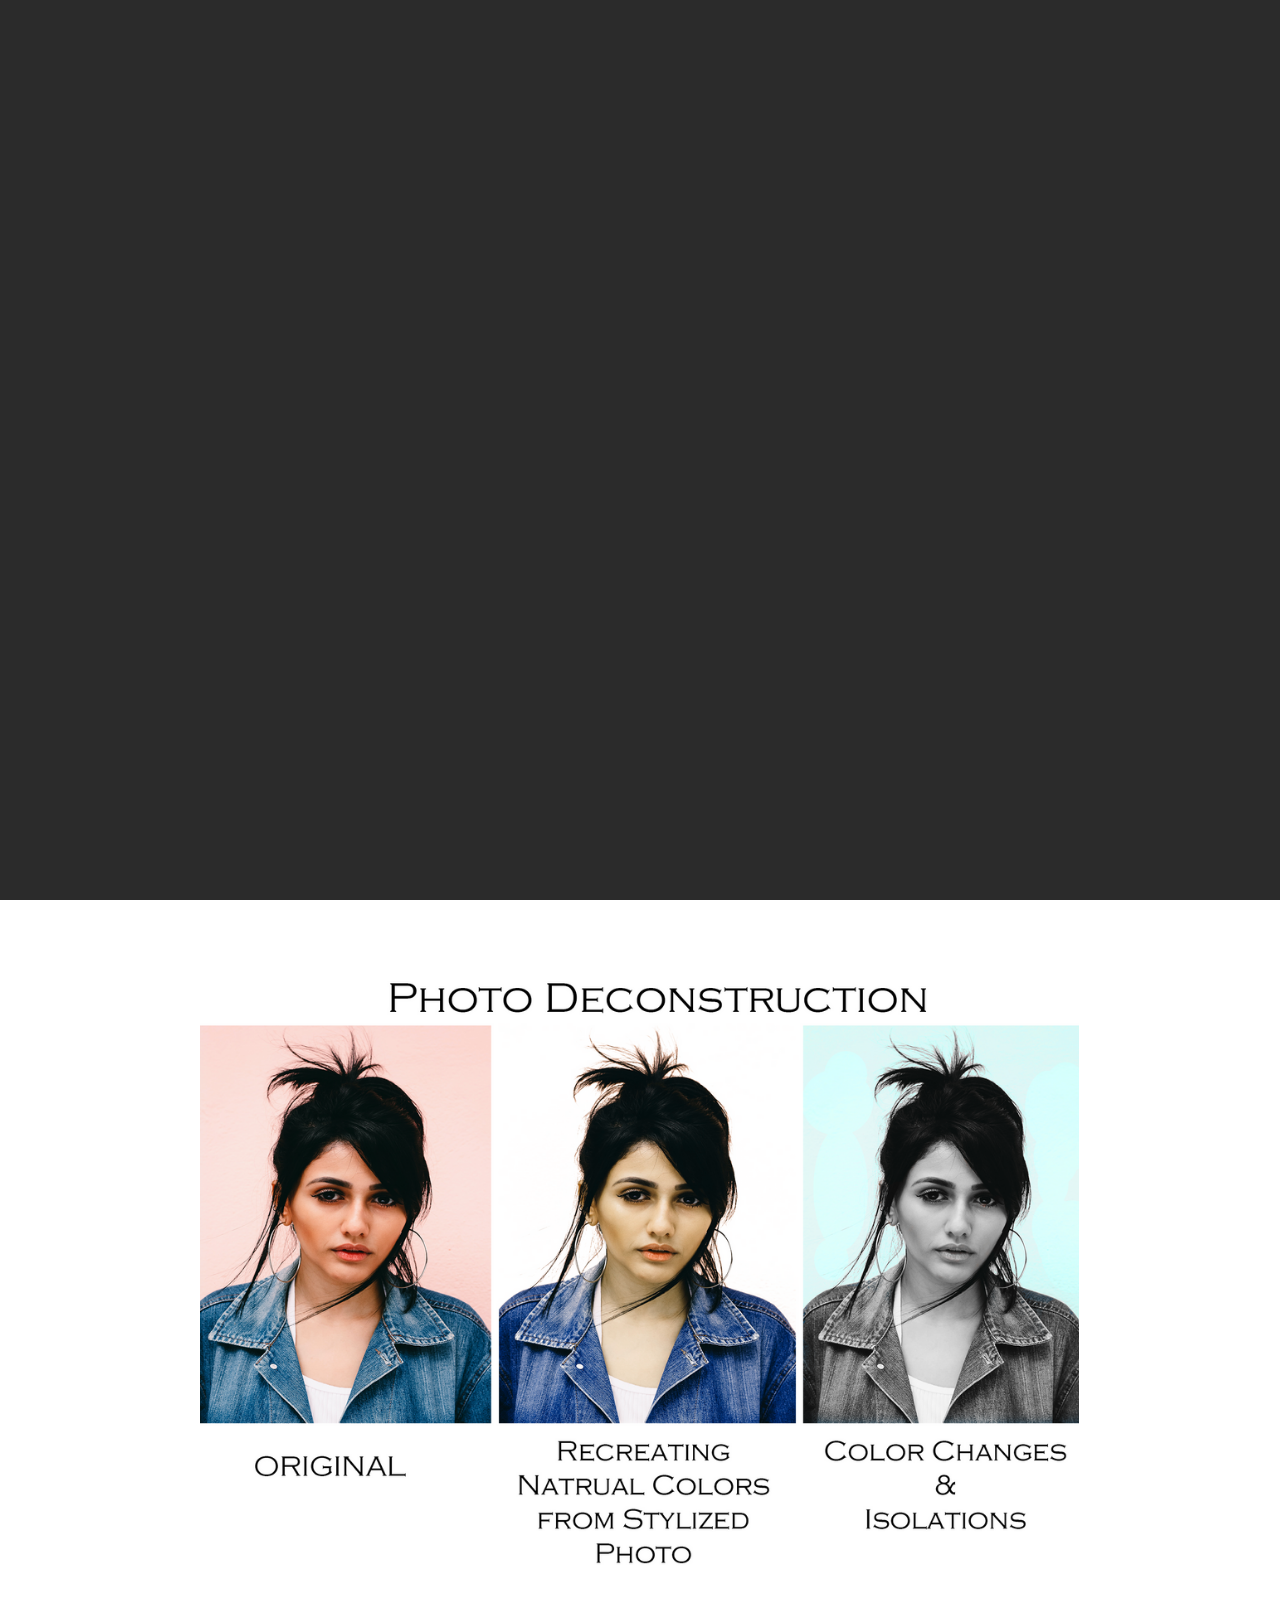
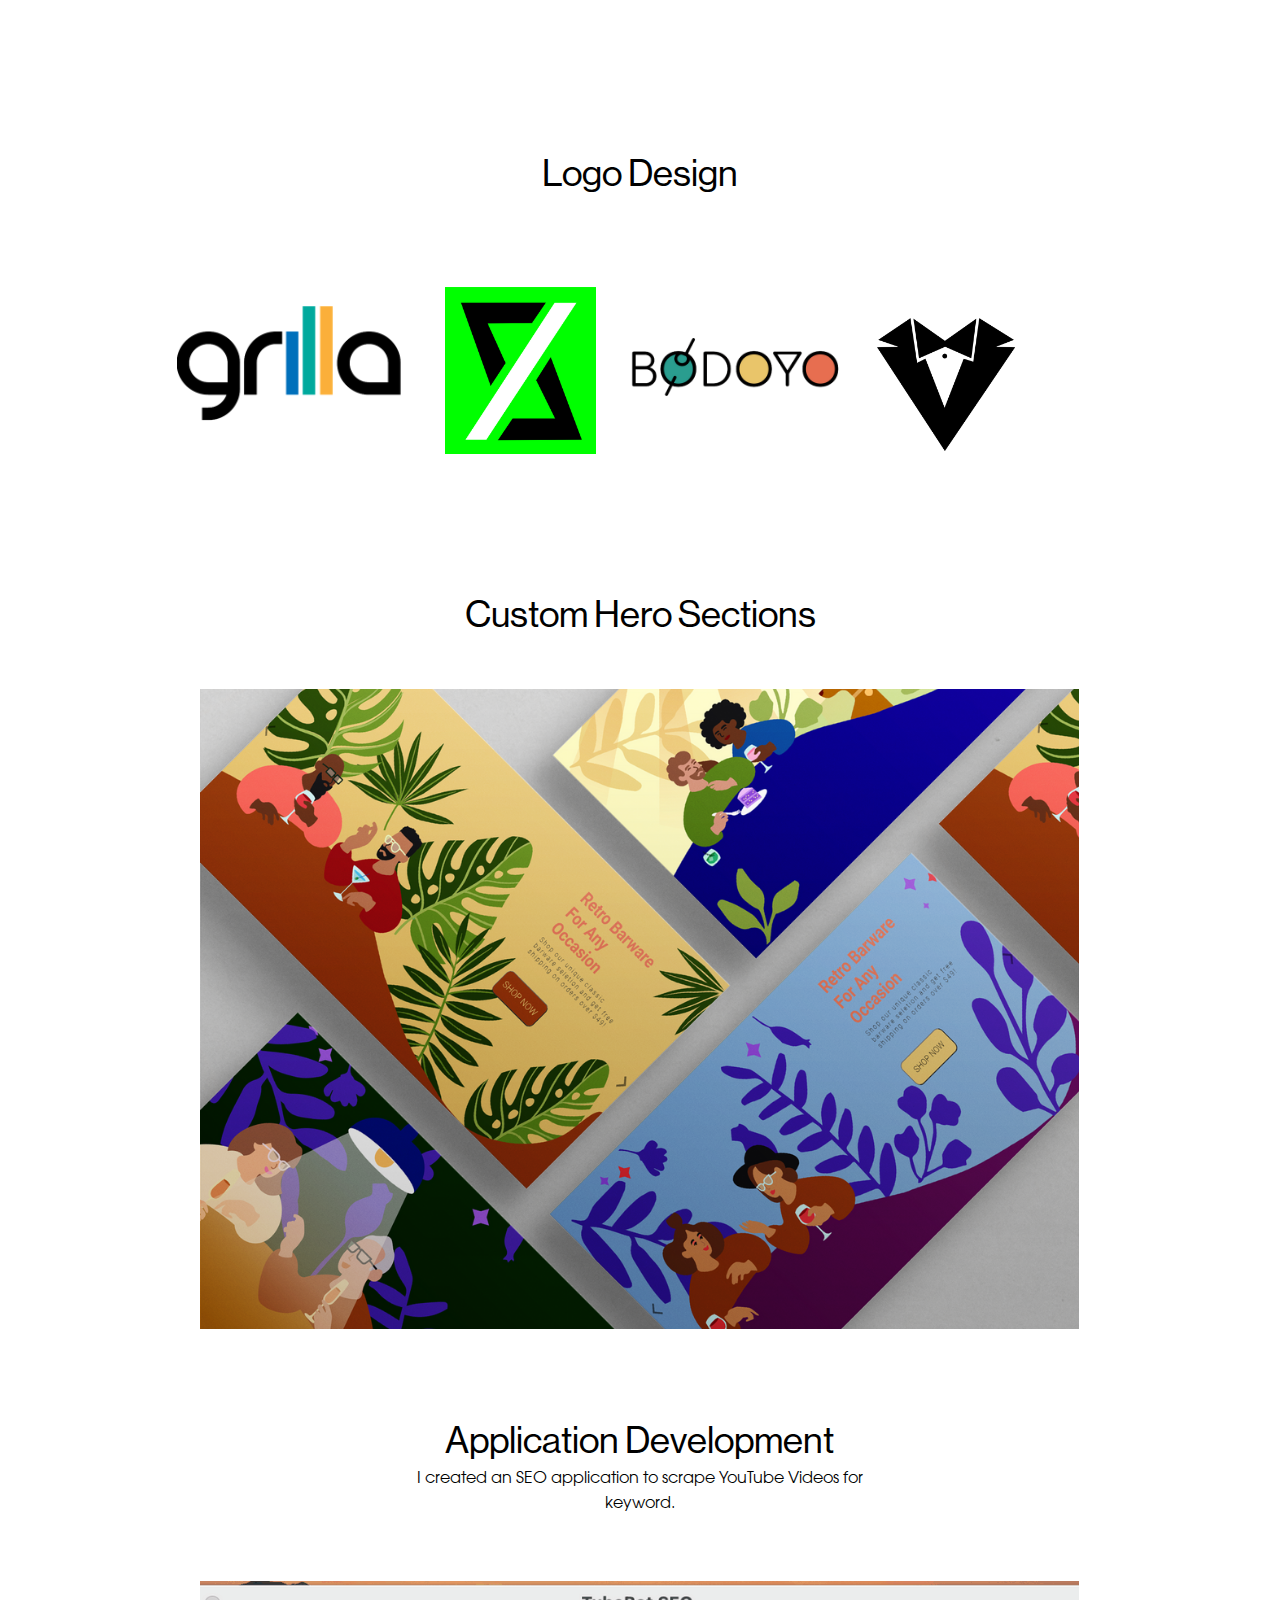
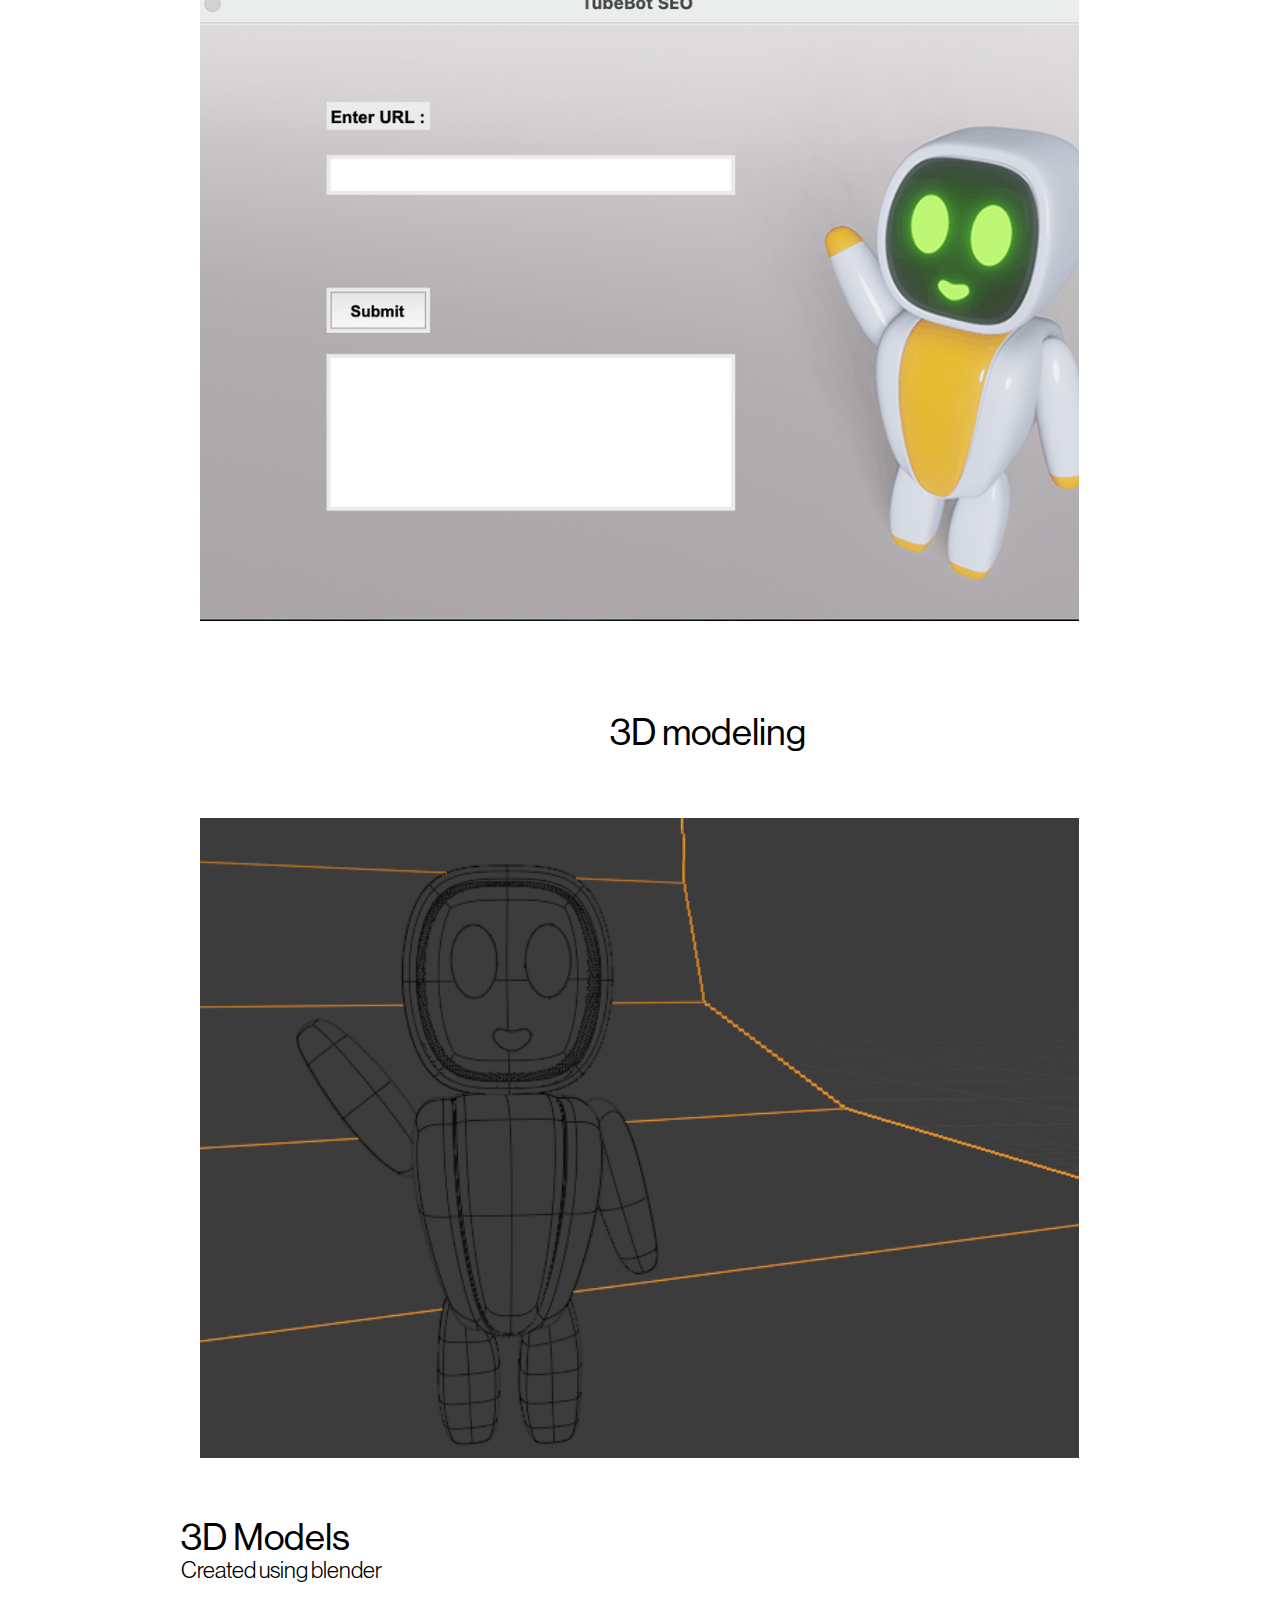
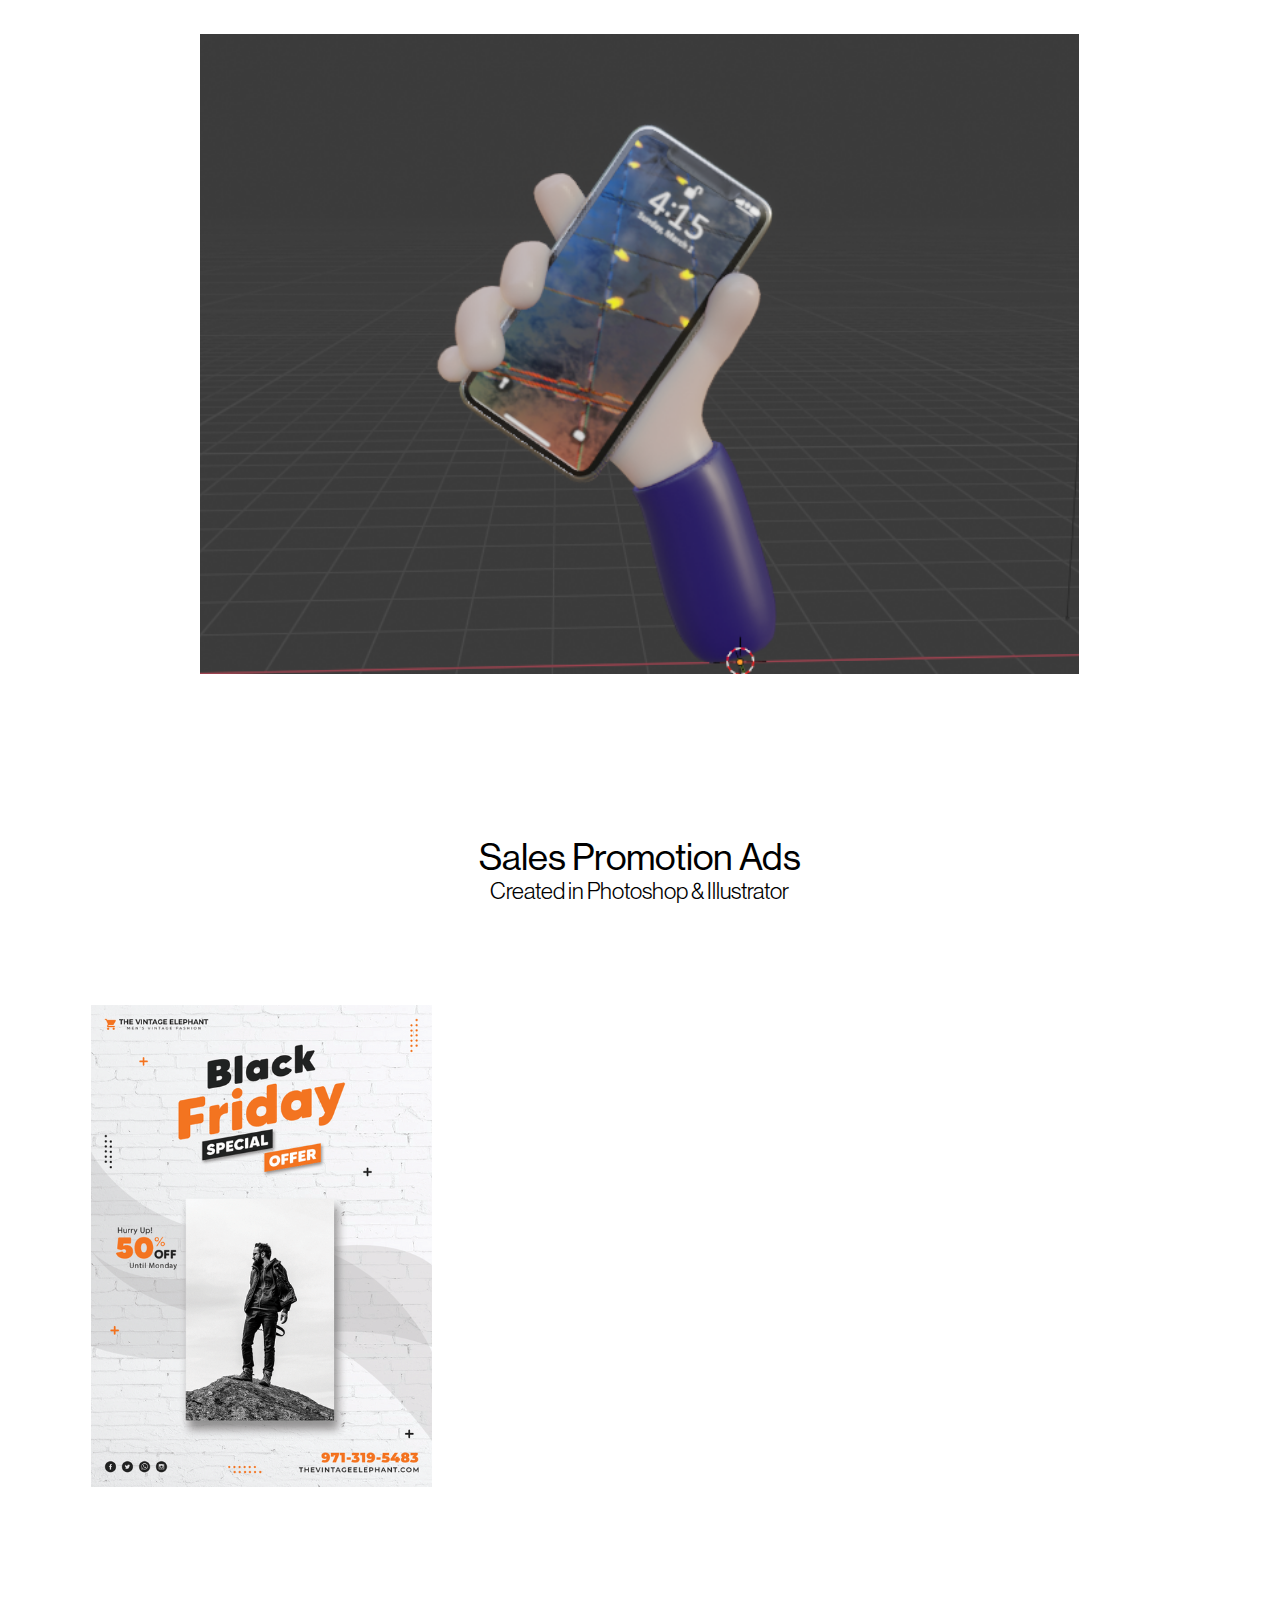
<file: projects.html>
<!DOCTYPE html><!--  This site was created in Webflow. http://www.webflow.com  -->
<!--  Last Published: Tue Feb 01 2022 05:32:17 GMT+0000 (Coordinated Universal Time)  -->
<html data-wf-page="61f86c53d1d51448aed9552f" data-wf-site="61f86c53d1d5146225d9551a">
<head>
  <meta charset="utf-8">
  <title>Beaux Barker -- Projects</title>
  <meta content="Beaux Barker -- Projects" property="og:title">
  <meta content="https://www.matteofabbiani.com/untitled" property="og:image">
  <meta content="Beaux Barker -- Projects" property="twitter:title">
  <meta content="https://www.matteofabbiani.com/untitled" property="twitter:image">
  <meta content="width=device-width, initial-scale=1" name="viewport">
  <meta content="Webflow" name="generator">
  <link href="css/normalize.css" rel="stylesheet" type="text/css">
  <link href="css/webflow.css" rel="stylesheet" type="text/css">
  <link href="css/quickport.webflow.css" rel="stylesheet" type="text/css">
  <!-- [if lt IE 9]><script src="https://cdnjs.cloudflare.com/ajax/libs/html5shiv/3.7.3/html5shiv.min.js" type="text/javascript"></script><![endif] -->
  <script type="text/javascript">!function(o,c){var n=c.documentElement,t=" w-mod-";n.className+=t+"js",("ontouchstart"in o||o.DocumentTouch&&c instanceof DocumentTouch)&&(n.className+=t+"touch")}(window,document);</script>
  <link href="images/favicon.png" rel="shortcut icon" type="image/x-icon">
  <link href="images/webclip.png" rel="apple-touch-icon">
  <style>
.no-scroll {
    overflow:hidden;
}
body {
  overflow-y: scroll;
overflow-x: hidden;
}
::-webkit-scrollbar {
    width: 0px;
}
::-webkit-scrollbar-thumb {
    background: #b9b9b9;
}
  .nav-parent {
     -webkit-perspective:<some value> !important; 
-webkit-backface-visibility:none !important;
 -webkit-transform-style: preserve !important;
    -webkit-transform: translate3d(0, 0, 0);
  }
  .burger-menu-parent {
         -webkit-perspective:<some value> !important; 
-webkit-backface-visibility:none !important;
 -webkit-transform-style: preserve !important;
    -webkit-transform: translate3d(0, 0, 0);
  }
  .flex-cc-h.menu {
       -webkit-perspective:<some value> !important; 
-webkit-backface-visibility:none !important;
 -webkit-transform-style: preserve !important;
    -webkit-transform: translate3d(0, 0, 0);
  }
    @media screen and (min-width: 1600px) { 
.tab-txt-wrap {
    height: 80px;
}
      .tab-title {
    font-size: 80px;
        line-height: 80px;
      }
      .nav {
        height: 140px;
      }
      .burger-menu-parent {
        padding: 15px;
      }
  }
</style>
  <style>
body .transition {display: block}
.w-editor .transition {display: none;}
.no-scroll-transition {overflow: hidden; position: relative;}
</style>
</head>
<body class="case-study-body">
  <div class="transition">
    <div data-w-id="185b5fbc-a594-3185-f277-830558731bb8" class="transition-trigger"></div>
    <div class="trans-left-tab"></div>
    <div class="trans-right-tab"></div>
  </div>
  <div class="html w-embed">
    <style>
@media only screen and (min-width: 1560px) {
	body {font-size: 15.6px;}
}
@media only screen and (min-width: 992px) and (max-width: 1200px)  {
     p {font-size: 12.48px;}
}
a {
	color: inherit;
}
.work-home-text-conatin {pointer-events: none;}
</style>
  </div>
  <nav class="nav">
    <div class="container-full is-navbar">
      <a href="index.html" class="logo-parent rel w-inline-block">
        <div class="div-hide pad-right"><img src="images/b6.svg" loading="lazy" width="107" data-w-id="37b3cc8b-02d4-583a-4150-3fa9e242bf17" alt="" class="nav-logo one"></div>
        <div class="border-line-h black"></div>
        <div class="div-hide pad-left"><img src="images/lastbold.svg" loading="lazy" data-w-id="37b3cc8b-02d4-583a-4150-3fa9e242bf1a" alt="" class="nav-logo two"></div>
      </a>
      <a href="index.html" class="logo-parent-mobile rel w-inline-block">
        <div class="div-hide pad-right"><img src="images/m-logo-black-vector.svg" loading="lazy" alt="" class="nav-logo-mobile one"></div>
        <div class="border-line-h black"></div>
        <div class="div-hide pad-left"><img src="images/f-logo-black-vector.svg" loading="lazy" alt="" class="nav-logo-mobile two"></div>
      </a>
      <div data-w-id="37b3cc8b-02d4-583a-4150-3fa9e242bf1b" class="nav-parent">
        <div class="flex-cc-h menu">
          <a data-w-id="37b3cc8b-02d4-583a-4150-3fa9e242bf21" href="projects.html" aria-current="page" class="main-button is-nav w-inline-block w--current">
            <p class="button-text-1">PROJECTS</p>
          </a>
        </div>
      </div>
    </div>
  </nav>
  <div class="menu-parent">
    <div class="w-embed">
      <style>
.menu-image-parent {
pointer-events: none;
}
</style>
    </div>
    <div class="menu-panel-right">
      <a data-w-id="d83f3f7d-e7f3-5d3f-e762-9d40c4711ca7" href="index.html" class="menu-link-parent text-white w-inline-block">
        <div class="card-whipe-menu"></div>
        <div class="click-whipe-menu"></div>
        <p class="menu-text one">Home</p><img src="images/White-arrow-button.svg" loading="lazy" alt="White arrow icon pointing up-right" class="arrow-menu">
        <div class="menu-image-parent"><img src="images/home-3d-icon.png" loading="lazy" sizes="100vw" srcset="images/home-3d-icon-p-500.png 500w, images/home-3d-icon.png 601w" alt=""></div>
      </a>
      <a data-w-id="d83f3f7d-e7f3-5d3f-e762-9d40c4711cb0" href="about.html" class="menu-link-parent text-white w-inline-block">
        <div class="card-whipe-menu"></div>
        <div class="click-whipe-menu"></div>
        <p class="menu-text two">About</p><img src="images/White-arrow-button.svg" loading="lazy" alt="White arrow icon pointing up-right" class="arrow-menu">
        <div class="menu-image-parent"><img src="images/m-3d-icon.png" loading="lazy" alt=""></div>
      </a>
      <a data-w-id="d83f3f7d-e7f3-5d3f-e762-9d40c4711cb9" href="#" class="menu-link-parent text-white w-inline-block">
        <div class="card-whipe-menu"></div>
        <div class="click-whipe-menu"></div>
        <p class="menu-text three">Processo</p><img src="images/White-arrow-button.svg" loading="lazy" alt="White arrow icon pointing up-right" class="arrow-menu">
        <div class="menu-image-parent"><img src="images/round-3d-icon.png" loading="lazy" alt=""></div>
      </a>
      <a data-w-id="d83f3f7d-e7f3-5d3f-e762-9d40c4711cc2" href="#" class="menu-link-parent text-white w-inline-block">
        <div class="card-whipe-menu"></div>
        <div class="click-whipe-menu"></div>
        <p class="menu-text four">Casi studio</p><img src="images/White-arrow-button.svg" loading="lazy" alt="White arrow icon pointing up-right" class="arrow-menu">
        <div class="menu-image-parent"><img src="images/line-3d-icon.png" loading="lazy" alt=""></div>
      </a>
      <a data-w-id="d83f3f7d-e7f3-5d3f-e762-9d40c4711cd4" href="#" class="menu-link-parent text-white w-inline-block">
        <div class="card-whipe-menu"></div>
        <div class="click-whipe-menu"></div>
        <p class="menu-text five">Contatti</p><img src="images/White-arrow-button.svg" loading="lazy" alt="White arrow icon pointing up-right" class="arrow-menu">
        <div class="menu-image-parent"><img src="images/cube-3d-icon.png" loading="lazy" alt=""></div>
      </a>
      <a data-w-id="d83f3f7d-e7f3-5d3f-e762-9d40c4711ccb" href="#" class="menu-link-parent text-white w-inline-block">
        <div class="card-whipe-menu"></div>
        <div class="click-whipe-menu"></div>
        <p class="menu-text six">Risorse</p><img src="images/White-arrow-button.svg" loading="lazy" alt="White arrow icon pointing up-right" class="arrow-menu">
        <div class="menu-image-parent"><img src="images/smile-3d-icon.png" loading="lazy" alt=""></div>
      </a>
    </div>
    <div class="menu-panel-left"></div>
  </div>
  <div class="page-content">
    <div class="section">
      <div class="container">
        <div class="hero-cs-contain">
          <div class="hero-text-cs-contain is-eyecan">
            <h1 class="case-study-h1">Photo Editing </h1>
          </div>
        </div><img src="images/shoes2.png" sizes="(max-width: 479px) 73vw, 69vw" srcset="images/shoes2-p-500.png 500w, images/shoes2-p-800.png 800w, images/shoes2-p-1080.png 1080w, images/shoes2-p-1600.png 1600w, images/shoes2-p-2000.png 2000w, images/shoes2-p-2600.png 2600w, images/shoes2.png 3000w" alt="" class="cs-std-img"><img src="images/ADColorD.png" srcset="images/ADColorD-p-500.png 500w, images/ADColorD-p-800.png 800w, images/ADColorD-p-1080.png 1080w, images/ADColorD-p-1600.png 1600w, images/ADColorD-p-2000.png 2000w, images/ADColorD.png 2100w" sizes="(max-width: 479px) 73vw, 69vw" width="200" alt="" class="cs-std-img">
        <div>
          <h2 class="heading-6">Logo Design</h2>
        </div>
        <div class="div-block"><img src="images/grillalogo.png" loading="lazy" width="236" sizes="(max-width: 479px) 70vw, (max-width: 991px) 236px, 24vw" srcset="images/grillalogo-p-500.png 500w, images/grillalogo-p-800.png 800w, images/grillalogo-p-1080.png 1080w, images/grillalogo.png 1919w" alt="" class="image-12"><img src="images/newsodevlogo.png" loading="lazy" width="151" sizes="(max-width: 991px) 151px, 15vw" srcset="images/newsodevlogo-p-500.png 500w, images/newsodevlogo-p-800.png 800w, images/newsodevlogo-p-1080.png 1080w, images/newsodevlogo-p-1600.png 1600w, images/newsodevlogo-p-2000.png 2000w, images/newsodevlogo-p-2600.png 2600w, images/newsodevlogo.png 3217w" alt="" class="image-11"><img src="images/LogoBodoyo.png" loading="lazy" width="217" sizes="(max-width: 479px) 70vw, (max-width: 991px) 217px, 22vw" srcset="images/LogoBodoyo-p-500.png 500w, images/LogoBodoyo-p-800.png 800w, images/LogoBodoyo-p-1080.png 1080w, images/LogoBodoyo-p-1600.png 1600w, images/LogoBodoyo-p-2000.png 2000w, images/LogoBodoyo.png 3030w" alt="" class="image-10"><img src="images/vesti.png" loading="lazy" width="138" sizes="(max-width: 991px) 138px, 14vw" srcset="images/vesti-p-500.png 500w, images/vesti-p-800.png 800w, images/vesti.png 954w" alt="" class="image-9"></div>
        <div>
          <h2 class="heading-7">Custom Hero Sections</h2>
        </div><img src="images/4gmockherobodoyo.png" sizes="(max-width: 479px) 73vw, 69vw" srcset="images/4gmockherobodoyo-p-500.png 500w, images/4gmockherobodoyo-p-800.png 800w, images/4gmockherobodoyo-p-1080.png 1080w, images/4gmockherobodoyo-p-1600.png 1600w, images/4gmockherobodoyo.png 1800w" alt="" class="cs-std-img">
        <div class="cs-std-text-contain">
          <div class="cs-std-text-wrapper">
            <h2 id="w-node-heading-aed9552f" class="heading-4">Application Development</h2>
            <p id="w-node-_6a3d59d7-6ac2-6ac0-67f4-2294a6f892c7-aed9552f">I created an SEO application to scrape YouTube Videos for keyword.</p>
          </div>
        </div><img src="images/Screen-Shot-2021-10-09-at-4.08.33-PM-1.png" sizes="(max-width: 479px) 73vw, 69vw" srcset="images/Screen-Shot-2021-10-09-at-4.08.33-PM-1-p-500.png 500w, images/Screen-Shot-2021-10-09-at-4.08.33-PM-1-p-800.png 800w, images/Screen-Shot-2021-10-09-at-4.08.33-PM-1-p-1080.png 1080w, images/Screen-Shot-2021-10-09-at-4.08.33-PM-1.png 1512w" alt="" class="cs-std-img">
        <div class="cs-std-text-contain">
          <div class="cs-std-text-wrapper">
            <h2 id="w-node-c5b42cb4-28fd-c9be-8c59-3f5a692ee3a4-aed9552f" class="heading-8">3D modeling</h2>
          </div>
        </div><img src="images/robot.PNG" sizes="(max-width: 479px) 73vw, 69vw" srcset="images/robot-p-500.png 500w, images/robot.PNG 627w" alt="" class="cs-std-img">
        <div class="eyecan-phase1-flex">
          <div class="eyecan-phase1-text">
            <h2 id="w-node-_10c5a660-016c-f505-caea-4b192d89afea-aed9552f">3D Models </h2>
            <h4 id="w-node-_10c5a660-016c-f505-caea-4b192d89afec-aed9552f">Created using blender<strong></strong></h4>
          </div>
          <div class="eyecan-phase1-img-contain"><img src="images/phonemockrender.PNG" loading="lazy" alt="" class="eyecan-phase1-img"></div>
        </div><img src="images/handholdingphone.PNG" sizes="(max-width: 479px) 73vw, 69vw" srcset="images/handholdingphone-p-500.png 500w, images/handholdingphone.PNG 746w" alt="" class="cs-std-img">
        <div class="cs-std-text-contain">
          <div class="cs-std-text-contain">
            <div class="cs-std-text-wrapper">
              <h2 id="w-node-c1c806d9-dca0-ee19-6554-11bfd6ef3862-aed9552f">Sales Promotion Ads</h2>
              <h4 id="w-node-c1c806d9-dca0-ee19-6554-11bfd6ef3864-aed9552f">Created in Photoshop &amp; Illustrator</h4>
            </div>
          </div>
        </div><img src="images/18899218.png" width="341" sizes="(max-width: 479px) 91vw, (max-width: 991px) 341px, 34vw" srcset="images/18899218-p-500.png 500w, images/18899218-p-800.png 800w, images/18899218-p-1080.png 1080w, images/18899218.png 1488w" alt=""><img src="images/5531910.png" loading="lazy" width="342" sizes="(max-width: 479px) 91vw, (max-width: 991px) 342px, 34vw" srcset="images/5531910-p-500.png 500w, images/5531910-p-800.png 800w, images/5531910-p-1080.png 1080w, images/5531910.png 1438w" alt="" class="image-8">
        <div class="cs-std-text-contain">
          <div class="cs-std-text-wrapper"></div>
        </div>
      </div>
    </div>
  </div>
  <footer class="section is-footer">
    <div class="container is-footer text-white">
      <div data-w-id="e5a34d9e-eae7-01c6-697e-ad7ee50d08bf" class="footer-grid">
        <div class="left-footer">
          <div class="left-foot-textnlogo-contain"></div>
          <div class="left-foot-sm-contain">
            <a href="https://www.instagram.com/matteofabbiani_/" target="_blank" class="w-inline-block"></a>
            <a href="https://www.behance.net/matteofabbiani" target="_blank" class="w-inline-block"></a>
            <a href="https://www.linkedin.com/in/matteo-fabbiani/" target="_blank" class="w-inline-block"></a>
          </div>
        </div>
        <div class="mid-right-footer">
          <div class="upper-mid-right-footer">
            <div class="footer-nav-links-contain">
              <div class="div-hide"></div>
              <div class="div-hide"></div>
              <div class="div-hide"></div>
              <div class="div-hide"></div>
            </div>
            <div class="footer-contacts-left-contain">
              <div class="footer-contact-item-contain"></div>
              <div class="footer-contact-item-contain"></div>
            </div>
          </div>
          <div class="lower-mid-right-footer">
            <div class="footer-legal-info-contain"></div>
          </div>
        </div>
      </div>
    </div>
  </footer>
  <script src="https://d3e54v103j8qbb.cloudfront.net/js/jquery-3.5.1.min.dc5e7f18c8.js?site=61f86c53d1d5146225d9551a" type="text/javascript" integrity="sha256-9/aliU8dGd2tb6OSsuzixeV4y/faTqgFtohetphbbj0=" crossorigin="anonymous"></script>
  <script src="js/webflow.js" type="text/javascript"></script>
  <!-- [if lte IE 9]><script src="https://cdnjs.cloudflare.com/ajax/libs/placeholders/3.0.2/placeholders.min.js"></script><![endif] -->
  <script>
$('a.list-parent, a.menu-link-parent, a.logo-parent, a.n-p-link, a.btn-parent-s, a.img-parent-link').click(function (e) {
    e.preventDefault();                   // prevent default anchor behavior
    var goTo = this.getAttribute("href"); // store anchor href
    setTimeout(function(){
         window.location = goTo;
    },1100);       
}); 
  (function(d) {
    var config = {
      kitId: 'vqw1kwc',
      scriptTimeout: 1100,
      async: true
    },
    h=d.documentElement,t=setTimeout(function(){h.className=h.className.replace(/\bwf-loading\b/g,"")+" wf-inactive";},config.scriptTimeout),tk=d.createElement("script"),f=false,s=d.getElementsByTagName("script")[0],a;h.className+=" wf-loading";tk.src='https://use.typekit.net/'+config.kitId+'.js';tk.async=true;tk.onload=tk.onreadystatechange=function(){a=this.readyState;if(f||a&&a!="complete"&&a!="loaded")return;f=true;clearTimeout(t);try{Typekit.load(config)}catch(e){}};s.parentNode.insertBefore(tk,s)
  })(document);  
</script>
  <script>
$('.open').on('tap', function(){ $('body').toggleClass('no-scroll');
});
</script>
  <script>
$(window).bind("pageshow", function(event) {
    if (event.originalEvent.persisted) {
        window.location.reload() 
    }
});
<style>
 .heading-md {
  -webkit-background-clip: text;
  -webkit-text-stroke: 1.5px #000000;
  }
</style>
<script>
$('.heading-md').on('mouseenter', function() {
  $('.heading-md').addClass('fill');
});
$('.heading-md').on('mouseleave', function() {
  $('.heading-md').removeClass('fill');
});
$('.menu-link-parent').on('mouseenter', function() {
  $('.menu-text').find('.menu-text').addClass('hover');
});
</script>
  <script>
let transitionTrigger = $(".transition-trigger");
let introDurationMS = 1500;
let exitDurationMS = 1300;
let excludedClass = "no-transition";
// On Page Load
if (transitionTrigger.length > 0) {
	transitionTrigger.click();
	$("body").addClass("no-scroll-transition");
	setTimeout(() => {$("body").removeClass("no-scroll-transition");}, introDurationMS);
}
// On Link Click
$("a").on("click", function (e) {
  if ($(this).prop("hostname") == window.location.host && $(this).attr("href").indexOf("#") === -1 &&
      !$(this).hasClass(excludedClass) && $(this).attr("target") !== "_blank" && transitionTrigger.length > 0) {
    e.preventDefault();
		$("body").addClass("no-scroll-transition");
    let transitionURL = $(this).attr("href");
    transitionTrigger.click();
    setTimeout(function () {window.location = transitionURL;}, exitDurationMS);
  }
});
// On Back Button Tap
window.onpageshow = function(event) {if (event.persisted) {window.location.reload()}};
// Hide Transition on Window Width Resize
setTimeout(() => {$(window).on("resize", function () {
setTimeout(() => {$(".transition").css("display", "none");}, 50);});
}, introDurationMS);
</script>
  <script type="text/javascript" src="https://cdn.weglot.com/weglot.min.js"></script>
  <script>
    Weglot.initialize({
        api_key: 'wg_67fb12f3cd219a797c89752e37c206e34'
    });
</script>
  <script>
$('.burger-menu-parent').on('click', function() {
  $('.nav').toggleClass('remove-blur-mobile');
});
</script>
</body>
</html>
</file>
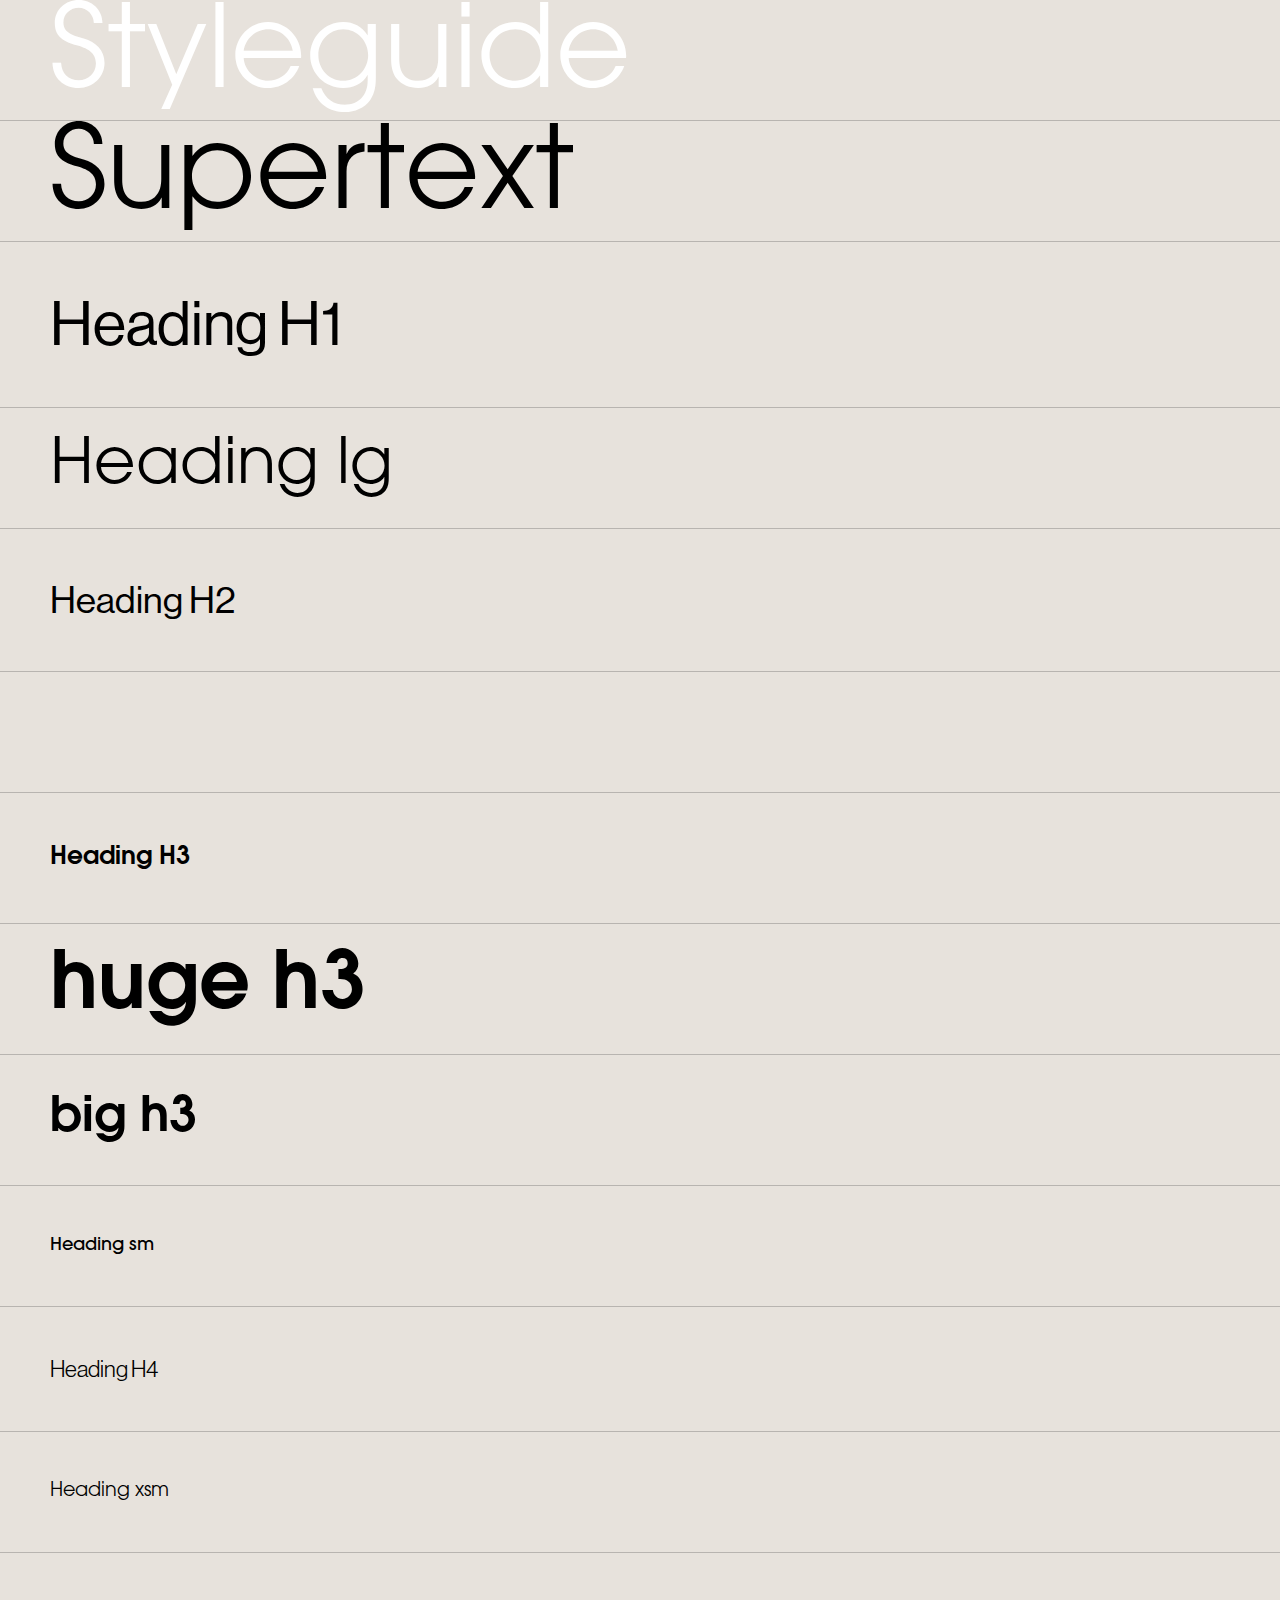
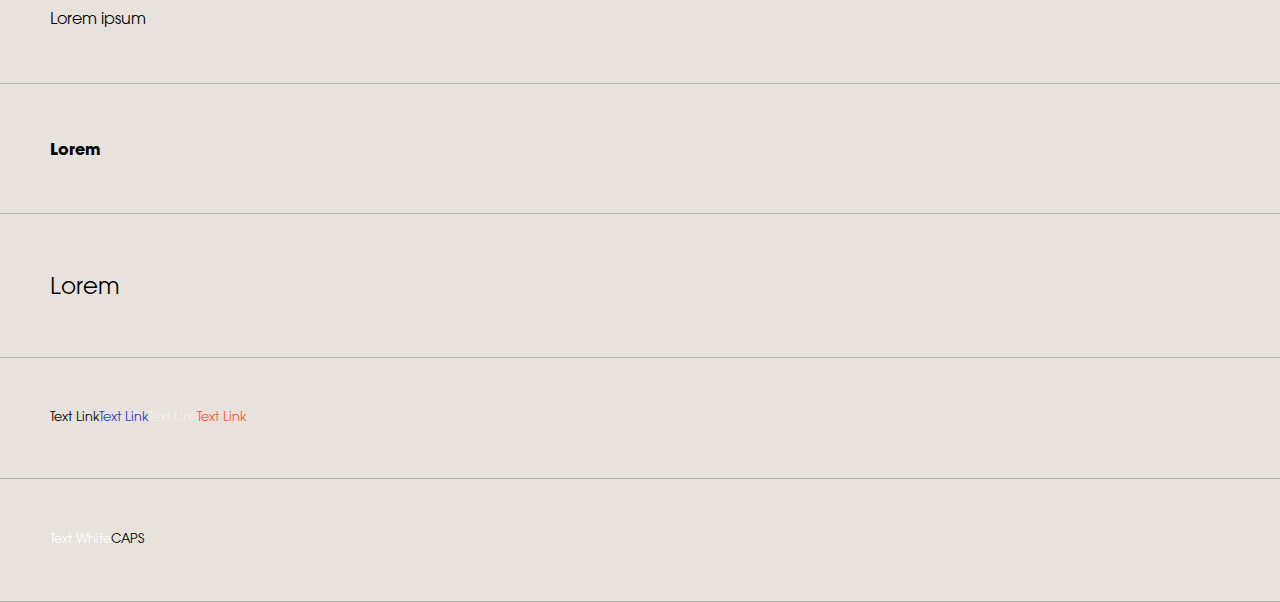
<file: styleguide.html>
<!DOCTYPE html><!--  This site was created in Webflow. http://www.webflow.com  -->
<!--  Last Published: Tue Feb 01 2022 05:32:17 GMT+0000 (Coordinated Universal Time)  -->
<html data-wf-page="61f86c53d1d514959ad95539" data-wf-site="61f86c53d1d5146225d9551a">
<head>
  <meta charset="utf-8">
  <title>styleguide</title>
  <meta content="styleguide" property="og:title">
  <meta content="styleguide" property="twitter:title">
  <meta content="width=device-width, initial-scale=1" name="viewport">
  <meta content="Webflow" name="generator">
  <link href="css/normalize.css" rel="stylesheet" type="text/css">
  <link href="css/webflow.css" rel="stylesheet" type="text/css">
  <link href="css/quickport.webflow.css" rel="stylesheet" type="text/css">
  <!-- [if lt IE 9]><script src="https://cdnjs.cloudflare.com/ajax/libs/html5shiv/3.7.3/html5shiv.min.js" type="text/javascript"></script><![endif] -->
  <script type="text/javascript">!function(o,c){var n=c.documentElement,t=" w-mod-";n.className+=t+"js",("ontouchstart"in o||o.DocumentTouch&&c instanceof DocumentTouch)&&(n.className+=t+"touch")}(window,document);</script>
  <link href="images/favicon.png" rel="shortcut icon" type="image/x-icon">
  <link href="images/webclip.png" rel="apple-touch-icon">
  <style>
.no-scroll {
    overflow:hidden;
}
body {
  overflow-y: scroll;
overflow-x: hidden;
}
::-webkit-scrollbar {
    width: 0px;
}
::-webkit-scrollbar-thumb {
    background: #b9b9b9;
}
  .nav-parent {
     -webkit-perspective:<some value> !important; 
-webkit-backface-visibility:none !important;
 -webkit-transform-style: preserve !important;
    -webkit-transform: translate3d(0, 0, 0);
  }
  .burger-menu-parent {
         -webkit-perspective:<some value> !important; 
-webkit-backface-visibility:none !important;
 -webkit-transform-style: preserve !important;
    -webkit-transform: translate3d(0, 0, 0);
  }
  .flex-cc-h.menu {
       -webkit-perspective:<some value> !important; 
-webkit-backface-visibility:none !important;
 -webkit-transform-style: preserve !important;
    -webkit-transform: translate3d(0, 0, 0);
  }
    @media screen and (min-width: 1600px) { 
.tab-txt-wrap {
    height: 80px;
}
      .tab-title {
    font-size: 80px;
        line-height: 80px;
      }
      .nav {
        height: 140px;
      }
      .burger-menu-parent {
        padding: 15px;
      }
  }
</style>
  <style>
body .transition {display: block}
.w-editor .transition {display: none;}
.no-scroll-transition {overflow: hidden; position: relative;}
</style>
</head>
<body>
  <div>
    <div class="styleguide-parent bg-blue">
      <div class="super-text text-white">Styleguide</div>
    </div>
    <div class="styleguide-parent">
      <div class="super-text">Supertext</div>
    </div>
    <div class="styleguide-parent">
      <h1>Heading H1</h1>
    </div>
    <div class="styleguide-parent">
      <div class="heading-lg">Heading lg</div>
    </div>
    <div class="styleguide-parent">
      <h2>Heading H2</h2>
    </div>
    <div class="styleguide-parent">
      <div class="heading-md">This is some text inside of a div block.</div>
    </div>
    <div class="styleguide-parent">
      <h3>Heading H3</h3>
    </div>
    <div class="styleguide-parent">
      <h3 class="huge-h3">huge h3</h3>
    </div>
    <div class="styleguide-parent">
      <h3 class="big-h3">big h3</h3>
    </div>
    <div class="styleguide-parent">
      <div class="heading-sm">Heading sm</div>
    </div>
    <div class="styleguide-parent">
      <h4>Heading H4</h4>
    </div>
    <div class="styleguide-parent">
      <div class="heading-xsm">Heading xsm</div>
    </div>
    <div class="styleguide-parent">
      <p>Lorem ipsum</p>
    </div>
    <div class="styleguide-parent">
      <p class="bold">Lorem</p>
    </div>
    <div class="styleguide-parent">
      <p class="p-lg">Lorem</p>
    </div>
    <div class="styleguide-parent">
      <a href="#">Text Link</a>
      <a href="#" class="text-blue">Text Link</a>
      <a href="#" class="text-cream">Text Link</a>
      <a href="#" class="text-orange">Text Link</a>
    </div>
    <div class="styleguide-parent">
      <div class="text-white">Text White</div>
      <div class="caps">CAPS</div>
      <div class="bg-white"></div>
      <div class="bg-orange"></div>
      <div class="bg-orange-shade"></div>
      <div class="bg-dark-grey"></div>
      <div class="bg-cream"></div>
      <div class="bg-black"></div>
      <div class="flex-split"></div>
      <div class="flex-cr-h"></div>
      <div class="flex-cl-h"></div>
      <div class="flex-cc-h"></div>
      <div class="flex-cc-v"></div>
      <div class="parent"></div>
      <div class="div-hide"></div>
      <div class="pad-left"></div>
      <div class="pad-right"></div>
      <div class="ab"></div>
    </div>
  </div>
  <script src="https://d3e54v103j8qbb.cloudfront.net/js/jquery-3.5.1.min.dc5e7f18c8.js?site=61f86c53d1d5146225d9551a" type="text/javascript" integrity="sha256-9/aliU8dGd2tb6OSsuzixeV4y/faTqgFtohetphbbj0=" crossorigin="anonymous"></script>
  <script src="js/webflow.js" type="text/javascript"></script>
  <!-- [if lte IE 9]><script src="https://cdnjs.cloudflare.com/ajax/libs/placeholders/3.0.2/placeholders.min.js"></script><![endif] -->
  <script>
$('a.list-parent, a.menu-link-parent, a.logo-parent, a.n-p-link, a.btn-parent-s, a.img-parent-link').click(function (e) {
    e.preventDefault();                   // prevent default anchor behavior
    var goTo = this.getAttribute("href"); // store anchor href
    setTimeout(function(){
         window.location = goTo;
    },1100);       
}); 
  (function(d) {
    var config = {
      kitId: 'vqw1kwc',
      scriptTimeout: 1100,
      async: true
    },
    h=d.documentElement,t=setTimeout(function(){h.className=h.className.replace(/\bwf-loading\b/g,"")+" wf-inactive";},config.scriptTimeout),tk=d.createElement("script"),f=false,s=d.getElementsByTagName("script")[0],a;h.className+=" wf-loading";tk.src='https://use.typekit.net/'+config.kitId+'.js';tk.async=true;tk.onload=tk.onreadystatechange=function(){a=this.readyState;if(f||a&&a!="complete"&&a!="loaded")return;f=true;clearTimeout(t);try{Typekit.load(config)}catch(e){}};s.parentNode.insertBefore(tk,s)
  })(document);  
</script>
  <script>
$('.open').on('tap', function(){ $('body').toggleClass('no-scroll');
});
</script>
  <script>
$(window).bind("pageshow", function(event) {
    if (event.originalEvent.persisted) {
        window.location.reload() 
    }
});
<style>
 .heading-md {
  -webkit-background-clip: text;
  -webkit-text-stroke: 1.5px #000000;
  }
</style>
<script>
$('.heading-md').on('mouseenter', function() {
  $('.heading-md').addClass('fill');
});
$('.heading-md').on('mouseleave', function() {
  $('.heading-md').removeClass('fill');
});
$('.menu-link-parent').on('mouseenter', function() {
  $('.menu-text').find('.menu-text').addClass('hover');
});
</script>
  <script>
let transitionTrigger = $(".transition-trigger");
let introDurationMS = 1500;
let exitDurationMS = 1300;
let excludedClass = "no-transition";
// On Page Load
if (transitionTrigger.length > 0) {
	transitionTrigger.click();
	$("body").addClass("no-scroll-transition");
	setTimeout(() => {$("body").removeClass("no-scroll-transition");}, introDurationMS);
}
// On Link Click
$("a").on("click", function (e) {
  if ($(this).prop("hostname") == window.location.host && $(this).attr("href").indexOf("#") === -1 &&
      !$(this).hasClass(excludedClass) && $(this).attr("target") !== "_blank" && transitionTrigger.length > 0) {
    e.preventDefault();
		$("body").addClass("no-scroll-transition");
    let transitionURL = $(this).attr("href");
    transitionTrigger.click();
    setTimeout(function () {window.location = transitionURL;}, exitDurationMS);
  }
});
// On Back Button Tap
window.onpageshow = function(event) {if (event.persisted) {window.location.reload()}};
// Hide Transition on Window Width Resize
setTimeout(() => {$(window).on("resize", function () {
setTimeout(() => {$(".transition").css("display", "none");}, 50);});
}, introDurationMS);
</script>
  <script type="text/javascript" src="https://cdn.weglot.com/weglot.min.js"></script>
  <script>
    Weglot.initialize({
        api_key: 'wg_67fb12f3cd219a797c89752e37c206e34'
    });
</script>
  <script>
$('.burger-menu-parent').on('click', function() {
  $('.nav').toggleClass('remove-blur-mobile');
});
</script>
</body>
</html>
</file>
<file: css/webflow.css>
@font-face {
  font-family: 'webflow-icons';
  src: url("[data-uri]") format('truetype');
  font-weight: normal;
  font-style: normal;
}
[class^="w-icon-"],
[class*=" w-icon-"] {
  /* use !important to prevent issues with browser extensions that change fonts */
  font-family: 'webflow-icons' !important;
  speak: none;
  font-style: normal;
  font-weight: normal;
  font-variant: normal;
  text-transform: none;
  line-height: 1;
  /* Better Font Rendering =========== */
  -webkit-font-smoothing: antialiased;
  -moz-osx-font-smoothing: grayscale;
}
.w-icon-slider-right:before {
  content: "\e600";
}
.w-icon-slider-left:before {
  content: "\e601";
}
.w-icon-nav-menu:before {
  content: "\e602";
}
.w-icon-arrow-down:before,
.w-icon-dropdown-toggle:before {
  content: "\e603";
}
.w-icon-file-upload-remove:before {
  content: "\e900";
}
.w-icon-file-upload-icon:before {
  content: "\e903";
}
* {
  -webkit-box-sizing: border-box;
  -moz-box-sizing: border-box;
  box-sizing: border-box;
}
html {
  height: 100%;
}
body {
  margin: 0;
  min-height: 100%;
  background-color: #fff;
  font-family: Arial, sans-serif;
  font-size: 14px;
  line-height: 20px;
  color: #333;
}
img {
  max-width: 100%;
  vertical-align: middle;
  display: inline-block;
}
html.w-mod-touch * {
  background-attachment: scroll !important;
}
.w-block {
  display: block;
}
.w-inline-block {
  max-width: 100%;
  display: inline-block;
}
.w-clearfix:before,
.w-clearfix:after {
  content: " ";
  display: table;
  grid-column-start: 1;
  grid-row-start: 1;
  grid-column-end: 2;
  grid-row-end: 2;
}
.w-clearfix:after {
  clear: both;
}
.w-hidden {
  display: none;
}
.w-button {
  display: inline-block;
  padding: 9px 15px;
  background-color: #3898EC;
  color: white;
  border: 0;
  line-height: inherit;
  text-decoration: none;
  cursor: pointer;
  border-radius: 0;
}
input.w-button {
  -webkit-appearance: button;
}
html[data-w-dynpage] [data-w-cloak] {
  color: transparent !important;
}
.w-webflow-badge,
.w-webflow-badge * {
  position: static;
  left: auto;
  top: auto;
  right: auto;
  bottom: auto;
  z-index: auto;
  display: block;
  visibility: visible;
  overflow: visible;
  overflow-x: visible;
  overflow-y: visible;
  box-sizing: border-box;
  width: auto;
  height: auto;
  max-height: none;
  max-width: none;
  min-height: 0;
  min-width: 0;
  margin: 0;
  padding: 0;
  float: none;
  clear: none;
  border: 0 none transparent;
  border-radius: 0;
  background: none;
  background-image: none;
  background-position: 0% 0%;
  background-size: auto auto;
  background-repeat: repeat;
  background-origin: padding-box;
  background-clip: border-box;
  background-attachment: scroll;
  background-color: transparent;
  box-shadow: none;
  opacity: 1.0;
  transform: none;
  transition: none;
  direction: ltr;
  font-family: inherit;
  font-weight: inherit;
  color: inherit;
  font-size: inherit;
  line-height: inherit;
  font-style: inherit;
  font-variant: inherit;
  text-align: inherit;
  letter-spacing: inherit;
  text-decoration: inherit;
  text-indent: 0;
  text-transform: inherit;
  list-style-type: disc;
  text-shadow: none;
  font-smoothing: auto;
  vertical-align: baseline;
  cursor: inherit;
  white-space: inherit;
  word-break: normal;
  word-spacing: normal;
  word-wrap: normal;
}
.w-webflow-badge {
  position: fixed !important;
  display: inline-block !important;
  visibility: visible !important;
  opacity: 1 !important;
  z-index: 2147483647 !important;
  top: auto !important;
  right: 12px !important;
  bottom: 12px !important;
  left: auto !important;
  color: #AAADB0 !important;
  background-color: #fff !important;
  border-radius: 3px !important;
  padding: 6px 8px 6px 6px !important;
  font-size: 12px !important;
  opacity: 1.0 !important;
  line-height: 14px !important;
  text-decoration: none !important;
  transform: none !important;
  margin: 0 !important;
  width: auto !important;
  height: auto !important;
  overflow: visible !important;
  white-space: nowrap;
  box-shadow: 0 0 0 1px rgba(0, 0, 0, 0.1), 0px 1px 3px rgba(0, 0, 0, 0.1);
  cursor: pointer;
}
.w-webflow-badge > img {
  display: inline-block !important;
  visibility: visible !important;
  opacity: 1 !important;
  vertical-align: middle !important;
}
h1,
h2,
h3,
h4,
h5,
h6 {
  font-weight: bold;
  margin-bottom: 10px;
}
h1 {
  font-size: 38px;
  line-height: 44px;
  margin-top: 20px;
}
h2 {
  font-size: 32px;
  line-height: 36px;
  margin-top: 20px;
}
h3 {
  font-size: 24px;
  line-height: 30px;
  margin-top: 20px;
}
h4 {
  font-size: 18px;
  line-height: 24px;
  margin-top: 10px;
}
h5 {
  font-size: 14px;
  line-height: 20px;
  margin-top: 10px;
}
h6 {
  font-size: 12px;
  line-height: 18px;
  margin-top: 10px;
}
p {
  margin-top: 0;
  margin-bottom: 10px;
}
blockquote {
  margin: 0 0 10px 0;
  padding: 10px 20px;
  border-left: 5px solid #E2E2E2;
  font-size: 18px;
  line-height: 22px;
}
figure {
  margin: 0;
  margin-bottom: 10px;
}
figcaption {
  margin-top: 5px;
  text-align: center;
}
ul,
ol {
  margin-top: 0px;
  margin-bottom: 10px;
  padding-left: 40px;
}
.w-list-unstyled {
  padding-left: 0;
  list-style: none;
}
.w-embed:before,
.w-embed:after {
  content: " ";
  display: table;
  grid-column-start: 1;
  grid-row-start: 1;
  grid-column-end: 2;
  grid-row-end: 2;
}
.w-embed:after {
  clear: both;
}
.w-video {
  width: 100%;
  position: relative;
  padding: 0;
}
.w-video iframe,
.w-video object,
.w-video embed {
  position: absolute;
  top: 0;
  left: 0;
  width: 100%;
  height: 100%;
}
fieldset {
  padding: 0;
  margin: 0;
  border: 0;
}
button,
html input[type='button'],
input[type='reset'] {
  border: 0;
  cursor: pointer;
  -webkit-appearance: button;
}
.w-form {
  margin: 0 0 15px;
}
.w-form-done {
  display: none;
  padding: 20px;
  text-align: center;
  background-color: #dddddd;
}
.w-form-fail {
  display: none;
  margin-top: 10px;
  padding: 10px;
  background-color: #ffdede;
}
label {
  display: block;
  margin-bottom: 5px;
  font-weight: bold;
}
.w-input,
.w-select {
  display: block;
  width: 100%;
  height: 38px;
  padding: 8px 12px;
  margin-bottom: 10px;
  font-size: 14px;
  line-height: 1.428571429;
  color: #333333;
  vertical-align: middle;
  background-color: #ffffff;
  border: 1px solid #cccccc;
}
.w-input:-moz-placeholder,
.w-select:-moz-placeholder {
  color: #999;
}
.w-input::-moz-placeholder,
.w-select::-moz-placeholder {
  color: #999;
  opacity: 1;
}
.w-input:-ms-input-placeholder,
.w-select:-ms-input-placeholder {
  color: #999;
}
.w-input::-webkit-input-placeholder,
.w-select::-webkit-input-placeholder {
  color: #999;
}
.w-input:focus,
.w-select:focus {
  border-color: #3898EC;
  outline: 0;
}
.w-input[disabled],
.w-select[disabled],
.w-input[readonly],
.w-select[readonly],
fieldset[disabled] .w-input,
fieldset[disabled] .w-select {
  cursor: not-allowed;
  background-color: #eeeeee;
}
textarea.w-input,
textarea.w-select {
  height: auto;
}
.w-select {
  background-color: #f3f3f3;
}
.w-select[multiple] {
  height: auto;
}
.w-form-label {
  display: inline-block;
  cursor: pointer;
  font-weight: normal;
  margin-bottom: 0px;
}
.w-radio {
  display: block;
  margin-bottom: 5px;
  padding-left: 20px;
}
.w-radio:before,
.w-radio:after {
  content: " ";
  display: table;
  grid-column-start: 1;
  grid-row-start: 1;
  grid-column-end: 2;
  grid-row-end: 2;
}
.w-radio:after {
  clear: both;
}
.w-radio-input {
  margin: 4px 0 0;
  margin-top: 1px \9;
  line-height: normal;
  float: left;
  margin-left: -20px;
}
.w-radio-input {
  margin-top: 3px;
}
.w-file-upload {
  display: block;
  margin-bottom: 10px;
}
.w-file-upload-input {
  width: 0.1px;
  height: 0.1px;
  opacity: 0;
  overflow: hidden;
  position: absolute;
  z-index: -100;
}
.w-file-upload-default,
.w-file-upload-uploading,
.w-file-upload-success {
  display: inline-block;
  color: #333333;
}
.w-file-upload-error {
  display: block;
  margin-top: 10px;
}
.w-file-upload-default.w-hidden,
.w-file-upload-uploading.w-hidden,
.w-file-upload-error.w-hidden,
.w-file-upload-success.w-hidden {
  display: none;
}
.w-file-upload-uploading-btn {
  display: flex;
  font-size: 14px;
  font-weight: normal;
  cursor: pointer;
  margin: 0;
  padding: 8px 12px;
  border: 1px solid #cccccc;
  background-color: #fafafa;
}
.w-file-upload-file {
  display: flex;
  flex-grow: 1;
  justify-content: space-between;
  margin: 0;
  padding: 8px 9px 8px 11px;
  border: 1px solid #cccccc;
  background-color: #fafafa;
}
.w-file-upload-file-name {
  font-size: 14px;
  font-weight: normal;
  display: block;
}
.w-file-remove-link {
  margin-top: 3px;
  margin-left: 10px;
  width: auto;
  height: auto;
  padding: 3px;
  display: block;
  cursor: pointer;
}
.w-icon-file-upload-remove {
  margin: auto;
  font-size: 10px;
}
.w-file-upload-error-msg {
  display: inline-block;
  color: #ea384c;
  padding: 2px 0;
}
.w-file-upload-info {
  display: inline-block;
  line-height: 38px;
  padding: 0 12px;
}
.w-file-upload-label {
  display: inline-block;
  font-size: 14px;
  font-weight: normal;
  cursor: pointer;
  margin: 0;
  padding: 8px 12px;
  border: 1px solid #cccccc;
  background-color: #fafafa;
}
.w-icon-file-upload-icon,
.w-icon-file-upload-uploading {
  display: inline-block;
  margin-right: 8px;
  width: 20px;
}
.w-icon-file-upload-uploading {
  height: 20px;
}
.w-container {
  margin-left: auto;
  margin-right: auto;
  max-width: 940px;
}
.w-container:before,
.w-container:after {
  content: " ";
  display: table;
  grid-column-start: 1;
  grid-row-start: 1;
  grid-column-end: 2;
  grid-row-end: 2;
}
.w-container:after {
  clear: both;
}
.w-container .w-row {
  margin-left: -10px;
  margin-right: -10px;
}
.w-row:before,
.w-row:after {
  content: " ";
  display: table;
  grid-column-start: 1;
  grid-row-start: 1;
  grid-column-end: 2;
  grid-row-end: 2;
}
.w-row:after {
  clear: both;
}
.w-row .w-row {
  margin-left: 0;
  margin-right: 0;
}
.w-col {
  position: relative;
  float: left;
  width: 100%;
  min-height: 1px;
  padding-left: 10px;
  padding-right: 10px;
}
.w-col .w-col {
  padding-left: 0;
  padding-right: 0;
}
.w-col-1 {
  width: 8.33333333%;
}
.w-col-2 {
  width: 16.66666667%;
}
.w-col-3 {
  width: 25%;
}
.w-col-4 {
  width: 33.33333333%;
}
.w-col-5 {
  width: 41.66666667%;
}
.w-col-6 {
  width: 50%;
}
.w-col-7 {
  width: 58.33333333%;
}
.w-col-8 {
  width: 66.66666667%;
}
.w-col-9 {
  width: 75%;
}
.w-col-10 {
  width: 83.33333333%;
}
.w-col-11 {
  width: 91.66666667%;
}
.w-col-12 {
  width: 100%;
}
.w-hidden-main {
  display: none !important;
}
@media screen and (max-width: 991px) {
  .w-container {
    max-width: 728px;
  }
  .w-hidden-main {
    display: inherit !important;
  }
  .w-hidden-medium {
    display: none !important;
  }
  .w-col-medium-1 {
    width: 8.33333333%;
  }
  .w-col-medium-2 {
    width: 16.66666667%;
  }
  .w-col-medium-3 {
    width: 25%;
  }
  .w-col-medium-4 {
    width: 33.33333333%;
  }
  .w-col-medium-5 {
    width: 41.66666667%;
  }
  .w-col-medium-6 {
    width: 50%;
  }
  .w-col-medium-7 {
    width: 58.33333333%;
  }
  .w-col-medium-8 {
    width: 66.66666667%;
  }
  .w-col-medium-9 {
    width: 75%;
  }
  .w-col-medium-10 {
    width: 83.33333333%;
  }
  .w-col-medium-11 {
    width: 91.66666667%;
  }
  .w-col-medium-12 {
    width: 100%;
  }
  .w-col-stack {
    width: 100%;
    left: auto;
    right: auto;
  }
}
@media screen and (max-width: 767px) {
  .w-hidden-main {
    display: inherit !important;
  }
  .w-hidden-medium {
    display: inherit !important;
  }
  .w-hidden-small {
    display: none !important;
  }
  .w-row,
  .w-container .w-row {
    margin-left: 0;
    margin-right: 0;
  }
  .w-col {
    width: 100%;
    left: auto;
    right: auto;
  }
  .w-col-small-1 {
    width: 8.33333333%;
  }
  .w-col-small-2 {
    width: 16.66666667%;
  }
  .w-col-small-3 {
    width: 25%;
  }
  .w-col-small-4 {
    width: 33.33333333%;
  }
  .w-col-small-5 {
    width: 41.66666667%;
  }
  .w-col-small-6 {
    width: 50%;
  }
  .w-col-small-7 {
    width: 58.33333333%;
  }
  .w-col-small-8 {
    width: 66.66666667%;
  }
  .w-col-small-9 {
    width: 75%;
  }
  .w-col-small-10 {
    width: 83.33333333%;
  }
  .w-col-small-11 {
    width: 91.66666667%;
  }
  .w-col-small-12 {
    width: 100%;
  }
}
@media screen and (max-width: 479px) {
  .w-container {
    max-width: none;
  }
  .w-hidden-main {
    display: inherit !important;
  }
  .w-hidden-medium {
    display: inherit !important;
  }
  .w-hidden-small {
    display: inherit !important;
  }
  .w-hidden-tiny {
    display: none !important;
  }
  .w-col {
    width: 100%;
  }
  .w-col-tiny-1 {
    width: 8.33333333%;
  }
  .w-col-tiny-2 {
    width: 16.66666667%;
  }
  .w-col-tiny-3 {
    width: 25%;
  }
  .w-col-tiny-4 {
    width: 33.33333333%;
  }
  .w-col-tiny-5 {
    width: 41.66666667%;
  }
  .w-col-tiny-6 {
    width: 50%;
  }
  .w-col-tiny-7 {
    width: 58.33333333%;
  }
  .w-col-tiny-8 {
    width: 66.66666667%;
  }
  .w-col-tiny-9 {
    width: 75%;
  }
  .w-col-tiny-10 {
    width: 83.33333333%;
  }
  .w-col-tiny-11 {
    width: 91.66666667%;
  }
  .w-col-tiny-12 {
    width: 100%;
  }
}
.w-widget {
  position: relative;
}
.w-widget-map {
  width: 100%;
  height: 400px;
}
.w-widget-map label {
  width: auto;
  display: inline;
}
.w-widget-map img {
  max-width: inherit;
}
.w-widget-map .gm-style-iw {
  text-align: center;
}
.w-widget-map .gm-style-iw > button {
  display: none !important;
}
.w-widget-twitter {
  overflow: hidden;
}
.w-widget-twitter-count-shim {
  display: inline-block;
  vertical-align: top;
  position: relative;
  width: 28px;
  height: 20px;
  text-align: center;
  background: white;
  border: #758696 solid 1px;
  border-radius: 3px;
}
.w-widget-twitter-count-shim * {
  pointer-events: none;
  -webkit-user-select: none;
  -moz-user-select: none;
  -ms-user-select: none;
  user-select: none;
}
.w-widget-twitter-count-shim .w-widget-twitter-count-inner {
  position: relative;
  font-size: 15px;
  line-height: 12px;
  text-align: center;
  color: #999;
  font-family: serif;
}
.w-widget-twitter-count-shim .w-widget-twitter-count-clear {
  position: relative;
  display: block;
}
.w-widget-twitter-count-shim.w--large {
  width: 36px;
  height: 28px;
}
.w-widget-twitter-count-shim.w--large .w-widget-twitter-count-inner {
  font-size: 18px;
  line-height: 18px;
}
.w-widget-twitter-count-shim:not(.w--vertical) {
  margin-left: 5px;
  margin-right: 8px;
}
.w-widget-twitter-count-shim:not(.w--vertical).w--large {
  margin-left: 6px;
}
.w-widget-twitter-count-shim:not(.w--vertical):before,
.w-widget-twitter-count-shim:not(.w--vertical):after {
  top: 50%;
  left: 0;
  border: solid transparent;
  content: " ";
  height: 0;
  width: 0;
  position: absolute;
  pointer-events: none;
}
.w-widget-twitter-count-shim:not(.w--vertical):before {
  border-color: rgba(117, 134, 150, 0);
  border-right-color: #5d6c7b;
  border-width: 4px;
  margin-left: -9px;
  margin-top: -4px;
}
.w-widget-twitter-count-shim:not(.w--vertical).w--large:before {
  border-width: 5px;
  margin-left: -10px;
  margin-top: -5px;
}
.w-widget-twitter-count-shim:not(.w--vertical):after {
  border-color: rgba(255, 255, 255, 0);
  border-right-color: white;
  border-width: 4px;
  margin-left: -8px;
  margin-top: -4px;
}
.w-widget-twitter-count-shim:not(.w--vertical).w--large:after {
  border-width: 5px;
  margin-left: -9px;
  margin-top: -5px;
}
.w-widget-twitter-count-shim.w--vertical {
  width: 61px;
  height: 33px;
  margin-bottom: 8px;
}
.w-widget-twitter-count-shim.w--vertical:before,
.w-widget-twitter-count-shim.w--vertical:after {
  top: 100%;
  left: 50%;
  border: solid transparent;
  content: " ";
  height: 0;
  width: 0;
  position: absolute;
  pointer-events: none;
}
.w-widget-twitter-count-shim.w--vertical:before {
  border-color: rgba(117, 134, 150, 0);
  border-top-color: #5d6c7b;
  border-width: 5px;
  margin-left: -5px;
}
.w-widget-twitter-count-shim.w--vertical:after {
  border-color: rgba(255, 255, 255, 0);
  border-top-color: white;
  border-width: 4px;
  margin-left: -4px;
}
.w-widget-twitter-count-shim.w--vertical .w-widget-twitter-count-inner {
  font-size: 18px;
  line-height: 22px;
}
.w-widget-twitter-count-shim.w--vertical.w--large {
  width: 76px;
}
.w-background-video {
  position: relative;
  overflow: hidden;
  height: 500px;
  color: white;
}
.w-background-video > video {
  background-size: cover;
  background-position: 50% 50%;
  position: absolute;
  margin: auto;
  width: 100%;
  height: 100%;
  right: -100%;
  bottom: -100%;
  top: -100%;
  left: -100%;
  object-fit: cover;
  z-index: -100;
}
.w-background-video > video::-webkit-media-controls-start-playback-button {
  display: none !important;
  -webkit-appearance: none;
}
.w-slider {
  position: relative;
  height: 300px;
  text-align: center;
  background: #dddddd;
  clear: both;
  -webkit-tap-highlight-color: rgba(0, 0, 0, 0);
  tap-highlight-color: rgba(0, 0, 0, 0);
}
.w-slider-mask {
  position: relative;
  display: block;
  overflow: hidden;
  z-index: 1;
  left: 0;
  right: 0;
  height: 100%;
  white-space: nowrap;
}
.w-slide {
  position: relative;
  display: inline-block;
  vertical-align: top;
  width: 100%;
  height: 100%;
  white-space: normal;
  text-align: left;
}
.w-slider-nav {
  position: absolute;
  z-index: 2;
  top: auto;
  right: 0;
  bottom: 0;
  left: 0;
  margin: auto;
  padding-top: 10px;
  height: 40px;
  text-align: center;
  -webkit-tap-highlight-color: rgba(0, 0, 0, 0);
  tap-highlight-color: rgba(0, 0, 0, 0);
}
.w-slider-nav.w-round > div {
  border-radius: 100%;
}
.w-slider-nav.w-num > div {
  width: auto;
  height: auto;
  padding: 0.2em 0.5em;
  font-size: inherit;
  line-height: inherit;
}
.w-slider-nav.w-shadow > div {
  box-shadow: 0 0 3px rgba(51, 51, 51, 0.4);
}
.w-slider-nav-invert {
  color: #fff;
}
.w-slider-nav-invert > div {
  background-color: rgba(34, 34, 34, 0.4);
}
.w-slider-nav-invert > div.w-active {
  background-color: #222;
}
.w-slider-dot {
  position: relative;
  display: inline-block;
  width: 1em;
  height: 1em;
  background-color: rgba(255, 255, 255, 0.4);
  cursor: pointer;
  margin: 0 3px 0.5em;
  transition: background-color 100ms, color 100ms;
}
.w-slider-dot.w-active {
  background-color: #fff;
}
.w-slider-dot:focus {
  outline: none;
  box-shadow: 0px 0px 0px 2px #fff;
}
.w-slider-dot:focus.w-active {
  box-shadow: none;
}
.w-slider-arrow-left,
.w-slider-arrow-right {
  position: absolute;
  width: 80px;
  top: 0;
  right: 0;
  bottom: 0;
  left: 0;
  margin: auto;
  cursor: pointer;
  overflow: hidden;
  color: white;
  font-size: 40px;
  -webkit-tap-highlight-color: rgba(0, 0, 0, 0);
  tap-highlight-color: rgba(0, 0, 0, 0);
  -webkit-user-select: none;
  -moz-user-select: none;
  -ms-user-select: none;
  user-select: none;
}
.w-slider-arrow-left [class^='w-icon-'],
.w-slider-arrow-right [class^='w-icon-'],
.w-slider-arrow-left [class*=' w-icon-'],
.w-slider-arrow-right [class*=' w-icon-'] {
  position: absolute;
}
.w-slider-arrow-left:focus,
.w-slider-arrow-right:focus {
  outline: 0;
}
.w-slider-arrow-left {
  z-index: 3;
  right: auto;
}
.w-slider-arrow-right {
  z-index: 4;
  left: auto;
}
.w-icon-slider-left,
.w-icon-slider-right {
  top: 0;
  right: 0;
  bottom: 0;
  left: 0;
  margin: auto;
  width: 1em;
  height: 1em;
}
.w-slider-aria-label {
  border: 0;
  clip: rect(0 0 0 0);
  height: 1px;
  margin: -1px;
  overflow: hidden;
  padding: 0;
  position: absolute;
  width: 1px;
}
.w-slider-force-show {
  display: block !important;
}
.w-dropdown {
  display: inline-block;
  position: relative;
  text-align: left;
  margin-left: auto;
  margin-right: auto;
  z-index: 900;
}
.w-dropdown-btn,
.w-dropdown-toggle,
.w-dropdown-link {
  position: relative;
  vertical-align: top;
  text-decoration: none;
  color: #222222;
  padding: 20px;
  text-align: left;
  margin-left: auto;
  margin-right: auto;
  white-space: nowrap;
}
.w-dropdown-toggle {
  -webkit-user-select: none;
  -moz-user-select: none;
  -ms-user-select: none;
  user-select: none;
  display: inline-block;
  cursor: pointer;
  padding-right: 40px;
}
.w-dropdown-toggle:focus {
  outline: 0;
}
.w-icon-dropdown-toggle {
  position: absolute;
  top: 0;
  right: 0;
  bottom: 0;
  margin: auto;
  margin-right: 20px;
  width: 1em;
  height: 1em;
}
.w-dropdown-list {
  position: absolute;
  background: #dddddd;
  display: none;
  min-width: 100%;
}
.w-dropdown-list.w--open {
  display: block;
}
.w-dropdown-link {
  padding: 10px 20px;
  display: block;
  color: #222222;
}
.w-dropdown-link.w--current {
  color: #0082f3;
}
.w-dropdown-link:focus {
  outline: 0;
}
@media screen and (max-width: 767px) {
  .w-nav-brand {
    padding-left: 10px;
  }
}
/**
 * ## Note
 * Safari (on both iOS and OS X) does not handle viewport units (vh, vw) well.
 * For example percentage units do not work on descendants of elements that
 * have any dimensions expressed in viewport units. It also doesn’t handle them at
 * all in `calc()`.
 */
/**
 * Wrapper around all lightbox elements
 *
 * 1. Since the lightbox can receive focus, IE also gives it an outline.
 * 2. Fixes flickering on Chrome when a transition is in progress
 *    underneath the lightbox.
 */
.w-lightbox-backdrop {
  color: #000;
  cursor: auto;
  font-family: serif;
  font-size: medium;
  font-style: normal;
  font-variant: normal;
  font-weight: normal;
  letter-spacing: normal;
  line-height: normal;
  list-style: disc;
  text-align: start;
  text-indent: 0;
  text-shadow: none;
  text-transform: none;
  visibility: visible;
  white-space: normal;
  word-break: normal;
  word-spacing: normal;
  word-wrap: normal;
  position: fixed;
  top: 0;
  right: 0;
  bottom: 0;
  left: 0;
  color: #fff;
  font-family: "Helvetica Neue", Helvetica, Ubuntu, "Segoe UI", Verdana, sans-serif;
  font-size: 17px;
  line-height: 1.2;
  font-weight: 300;
  text-align: center;
  background: rgba(0, 0, 0, 0.9);
  z-index: 2000;
  outline: 0;
  /* 1 */
  opacity: 0;
  -webkit-user-select: none;
  -moz-user-select: none;
  -ms-user-select: none;
  -webkit-tap-highlight-color: transparent;
  -webkit-transform: translate(0, 0);
  /* 2 */
}
/**
 * Neat trick to bind the rubberband effect to our canvas instead of the whole
 * document on iOS. It also prevents a bug that causes the document underneath to scroll.
 */
.w-lightbox-backdrop,
.w-lightbox-container {
  height: 100%;
  overflow: auto;
  -webkit-overflow-scrolling: touch;
}
.w-lightbox-content {
  position: relative;
  height: 100vh;
  overflow: hidden;
}
.w-lightbox-view {
  position: absolute;
  width: 100vw;
  height: 100vh;
  opacity: 0;
}
.w-lightbox-view:before {
  content: "";
  height: 100vh;
}
/* .w-lightbox-content */
.w-lightbox-group,
.w-lightbox-group .w-lightbox-view,
.w-lightbox-group .w-lightbox-view:before {
  height: 86vh;
}
.w-lightbox-frame,
.w-lightbox-view:before {
  display: inline-block;
  vertical-align: middle;
}
/*
 * 1. Remove default margin set by user-agent on the <figure> element.
 */
.w-lightbox-figure {
  position: relative;
  margin: 0;
  /* 1 */
}
.w-lightbox-group .w-lightbox-figure {
  cursor: pointer;
}
/**
 * IE adds image dimensions as width and height attributes on the IMG tag,
 * but we need both width and height to be set to auto to enable scaling.
 */
.w-lightbox-img {
  width: auto;
  height: auto;
  max-width: none;
}
/**
 * 1. Reset if style is set by user on "All Images"
 */
.w-lightbox-image {
  display: block;
  float: none;
  /* 1 */
  max-width: 100vw;
  max-height: 100vh;
}
.w-lightbox-group .w-lightbox-image {
  max-height: 86vh;
}
.w-lightbox-caption {
  position: absolute;
  right: 0;
  bottom: 0;
  left: 0;
  padding: .5em 1em;
  background: rgba(0, 0, 0, 0.4);
  text-align: left;
  text-overflow: ellipsis;
  white-space: nowrap;
  overflow: hidden;
}
.w-lightbox-embed {
  position: absolute;
  top: 0;
  right: 0;
  bottom: 0;
  left: 0;
  width: 100%;
  height: 100%;
}
.w-lightbox-control {
  position: absolute;
  top: 0;
  width: 4em;
  background-size: 24px;
  background-repeat: no-repeat;
  background-position: center;
  cursor: pointer;
  -webkit-transition: all .3s;
  transition: all .3s;
}
.w-lightbox-left {
  display: none;
  bottom: 0;
  left: 0;
  /* <svg xmlns="http://www.w3.org/2000/svg" viewBox="-20 0 24 40" width="24" height="40"><g transform="rotate(45)"><path d="m0 0h5v23h23v5h-28z" opacity=".4"/><path d="m1 1h3v23h23v3h-26z" fill="#fff"/></g></svg> */
  background-image: url("[data-uri]");
}
.w-lightbox-right {
  display: none;
  right: 0;
  bottom: 0;
  /* <svg xmlns="http://www.w3.org/2000/svg" viewBox="-4 0 24 40" width="24" height="40"><g transform="rotate(45)"><path d="m0-0h28v28h-5v-23h-23z" opacity=".4"/><path d="m1 1h26v26h-3v-23h-23z" fill="#fff"/></g></svg> */
  background-image: url("[data-uri]");
}
/*
 * Without specifying the with and height inside the SVG, all versions of IE render the icon too small.
 * The bug does not seem to manifest itself if the elements are tall enough such as the above arrows.
 * (http://stackoverflow.com/questions/16092114/background-size-differs-in-internet-explorer)
 */
.w-lightbox-close {
  right: 0;
  height: 2.6em;
  /* <svg xmlns="http://www.w3.org/2000/svg" viewBox="-4 0 18 17" width="18" height="17"><g transform="rotate(45)"><path d="m0 0h7v-7h5v7h7v5h-7v7h-5v-7h-7z" opacity=".4"/><path d="m1 1h7v-7h3v7h7v3h-7v7h-3v-7h-7z" fill="#fff"/></g></svg> */
  background-image: url("[data-uri]");
  background-size: 18px;
}
/**
 * 1. All IE versions add extra space at the bottom without this.
 */
.w-lightbox-strip {
  position: absolute;
  bottom: 0;
  left: 0;
  right: 0;
  padding: 0 1vh;
  line-height: 0;
  /* 1 */
  white-space: nowrap;
  overflow-x: auto;
  overflow-y: hidden;
}
/*
 * 1. We use content-box to avoid having to do `width: calc(10vh + 2vw)`
 *    which doesn’t work in Safari anyway.
 * 2. Chrome renders images pixelated when switching to GPU. Making sure
 *    the parent is also rendered on the GPU (by setting translate3d for
 *    example) fixes this behavior.
 */
.w-lightbox-item {
  display: inline-block;
  width: 10vh;
  padding: 2vh 1vh;
  box-sizing: content-box;
  /* 1 */
  cursor: pointer;
  -webkit-transform: translate3d(0, 0, 0);
  /* 2 */
}
.w-lightbox-active {
  opacity: .3;
}
.w-lightbox-thumbnail {
  position: relative;
  height: 10vh;
  background: #222;
  overflow: hidden;
}
.w-lightbox-thumbnail-image {
  position: absolute;
  top: 0;
  left: 0;
}
.w-lightbox-thumbnail .w-lightbox-tall {
  top: 50%;
  width: 100%;
  -webkit-transform: translate(0, -50%);
  -ms-transform: translate(0, -50%);
  transform: translate(0, -50%);
}
.w-lightbox-thumbnail .w-lightbox-wide {
  left: 50%;
  height: 100%;
  -webkit-transform: translate(-50%, 0);
  -ms-transform: translate(-50%, 0);
  transform: translate(-50%, 0);
}
/*
 * Spinner
 *
 * Absolute pixel values are used to avoid rounding errors that would cause
 * the white spinning element to be misaligned with the track.
 */
.w-lightbox-spinner {
  position: absolute;
  top: 50%;
  left: 50%;
  box-sizing: border-box;
  width: 40px;
  height: 40px;
  margin-top: -20px;
  margin-left: -20px;
  border: 5px solid rgba(0, 0, 0, 0.4);
  border-radius: 50%;
  -webkit-animation: spin .8s infinite linear;
  animation: spin .8s infinite linear;
}
.w-lightbox-spinner:after {
  content: "";
  position: absolute;
  top: -4px;
  right: -4px;
  bottom: -4px;
  left: -4px;
  border: 3px solid transparent;
  border-bottom-color: #fff;
  border-radius: 50%;
}
/*
 * Utility classes
 */
.w-lightbox-hide {
  display: none;
}
.w-lightbox-noscroll {
  overflow: hidden;
}
@media (min-width: 768px) {
  .w-lightbox-content {
    height: 96vh;
    margin-top: 2vh;
  }
  .w-lightbox-view,
  .w-lightbox-view:before {
    height: 96vh;
  }
  /* .w-lightbox-content */
  .w-lightbox-group,
  .w-lightbox-group .w-lightbox-view,
  .w-lightbox-group .w-lightbox-view:before {
    height: 84vh;
  }
  .w-lightbox-image {
    max-width: 96vw;
    max-height: 96vh;
  }
  .w-lightbox-group .w-lightbox-image {
    max-width: 82.3vw;
    max-height: 84vh;
  }
  .w-lightbox-left,
  .w-lightbox-right {
    display: block;
    opacity: .5;
  }
  .w-lightbox-close {
    opacity: .8;
  }
  .w-lightbox-control:hover {
    opacity: 1;
  }
}
.w-lightbox-inactive,
.w-lightbox-inactive:hover {
  opacity: 0;
}
.w-richtext:before,
.w-richtext:after {
  content: " ";
  display: table;
  grid-column-start: 1;
  grid-row-start: 1;
  grid-column-end: 2;
  grid-row-end: 2;
}
.w-richtext:after {
  clear: both;
}
.w-richtext[contenteditable="true"]:before,
.w-richtext[contenteditable="true"]:after {
  white-space: initial;
}
.w-richtext ol,
.w-richtext ul {
  overflow: hidden;
}
.w-richtext .w-richtext-figure-selected.w-richtext-figure-type-video div:after,
.w-richtext .w-richtext-figure-selected[data-rt-type="video"] div:after {
  outline: 2px solid #2895f7;
}
.w-richtext .w-richtext-figure-selected.w-richtext-figure-type-image div,
.w-richtext .w-richtext-figure-selected[data-rt-type="image"] div {
  outline: 2px solid #2895f7;
}
.w-richtext figure.w-richtext-figure-type-video > div:after,
.w-richtext figure[data-rt-type="video"] > div:after {
  content: '';
  position: absolute;
  display: none;
  left: 0;
  top: 0;
  right: 0;
  bottom: 0;
}
.w-richtext figure {
  position: relative;
  max-width: 60%;
}
.w-richtext figure > div:before {
  cursor: default!important;
}
.w-richtext figure img {
  width: 100%;
}
.w-richtext figure figcaption.w-richtext-figcaption-placeholder {
  opacity: 0.6;
}
.w-richtext figure div {
  /* fix incorrectly sized selection border in the data manager */
  font-size: 0px;
  color: transparent;
}
.w-richtext figure.w-richtext-figure-type-image,
.w-richtext figure[data-rt-type="image"] {
  display: table;
}
.w-richtext figure.w-richtext-figure-type-image > div,
.w-richtext figure[data-rt-type="image"] > div {
  display: inline-block;
}
.w-richtext figure.w-richtext-figure-type-image > figcaption,
.w-richtext figure[data-rt-type="image"] > figcaption {
  display: table-caption;
  caption-side: bottom;
}
.w-richtext figure.w-richtext-figure-type-video,
.w-richtext figure[data-rt-type="video"] {
  width: 60%;
  height: 0;
}
.w-richtext figure.w-richtext-figure-type-video iframe,
.w-richtext figure[data-rt-type="video"] iframe {
  position: absolute;
  top: 0;
  left: 0;
  width: 100%;
  height: 100%;
}
.w-richtext figure.w-richtext-figure-type-video > div,
.w-richtext figure[data-rt-type="video"] > div {
  width: 100%;
}
.w-richtext figure.w-richtext-align-center {
  margin-right: auto;
  margin-left: auto;
  clear: both;
}
.w-richtext figure.w-richtext-align-center.w-richtext-figure-type-image > div,
.w-richtext figure.w-richtext-align-center[data-rt-type="image"] > div {
  max-width: 100%;
}
.w-richtext figure.w-richtext-align-normal {
  clear: both;
}
.w-richtext figure.w-richtext-align-fullwidth {
  width: 100%;
  max-width: 100%;
  text-align: center;
  clear: both;
  display: block;
  margin-right: auto;
  margin-left: auto;
}
.w-richtext figure.w-richtext-align-fullwidth > div {
  display: inline-block;
  /* padding-bottom is used for aspect ratios in video figures
      we want the div to inherit that so hover/selection borders in the designer-canvas
      fit right*/
  padding-bottom: inherit;
}
.w-richtext figure.w-richtext-align-fullwidth > figcaption {
  display: block;
}
.w-richtext figure.w-richtext-align-floatleft {
  float: left;
  margin-right: 15px;
  clear: none;
}
.w-richtext figure.w-richtext-align-floatright {
  float: right;
  margin-left: 15px;
  clear: none;
}
.w-nav {
  position: relative;
  background: #dddddd;
  z-index: 1000;
}
.w-nav:before,
.w-nav:after {
  content: " ";
  display: table;
  grid-column-start: 1;
  grid-row-start: 1;
  grid-column-end: 2;
  grid-row-end: 2;
}
.w-nav:after {
  clear: both;
}
.w-nav-brand {
  position: relative;
  float: left;
  text-decoration: none;
  color: #333333;
}
.w-nav-link {
  position: relative;
  display: inline-block;
  vertical-align: top;
  text-decoration: none;
  color: #222222;
  padding: 20px;
  text-align: left;
  margin-left: auto;
  margin-right: auto;
}
.w-nav-link.w--current {
  color: #0082f3;
}
.w-nav-menu {
  position: relative;
  float: right;
}
[data-nav-menu-open] {
  display: block !important;
  position: absolute;
  top: 100%;
  left: 0;
  right: 0;
  background: #C8C8C8;
  text-align: center;
  overflow: visible;
  min-width: 200px;
}
.w--nav-link-open {
  display: block;
  position: relative;
}
.w-nav-overlay {
  position: absolute;
  overflow: hidden;
  display: none;
  top: 100%;
  left: 0;
  right: 0;
  width: 100%;
}
.w-nav-overlay [data-nav-menu-open] {
  top: 0;
}
.w-nav[data-animation="over-left"] .w-nav-overlay {
  width: auto;
}
.w-nav[data-animation="over-left"] .w-nav-overlay,
.w-nav[data-animation="over-left"] [data-nav-menu-open] {
  right: auto;
  z-index: 1;
  top: 0;
}
.w-nav[data-animation="over-right"] .w-nav-overlay {
  width: auto;
}
.w-nav[data-animation="over-right"] .w-nav-overlay,
.w-nav[data-animation="over-right"] [data-nav-menu-open] {
  left: auto;
  z-index: 1;
  top: 0;
}
.w-nav-button {
  position: relative;
  float: right;
  padding: 18px;
  font-size: 24px;
  display: none;
  cursor: pointer;
  -webkit-tap-highlight-color: rgba(0, 0, 0, 0);
  tap-highlight-color: rgba(0, 0, 0, 0);
  -webkit-user-select: none;
  -moz-user-select: none;
  -ms-user-select: none;
  user-select: none;
}
.w-nav-button:focus {
  outline: 0;
}
.w-nav-button.w--open {
  background-color: #C8C8C8;
  color: white;
}
.w-nav[data-collapse="all"] .w-nav-menu {
  display: none;
}
.w-nav[data-collapse="all"] .w-nav-button {
  display: block;
}
.w--nav-dropdown-open {
  display: block;
}
.w--nav-dropdown-toggle-open {
  display: block;
}
.w--nav-dropdown-list-open {
  position: static;
}
@media screen and (max-width: 991px) {
  .w-nav[data-collapse="medium"] .w-nav-menu {
    display: none;
  }
  .w-nav[data-collapse="medium"] .w-nav-button {
    display: block;
  }
}
@media screen and (max-width: 767px) {
  .w-nav[data-collapse="small"] .w-nav-menu {
    display: none;
  }
  .w-nav[data-collapse="small"] .w-nav-button {
    display: block;
  }
  .w-nav-brand {
    padding-left: 10px;
  }
}
@media screen and (max-width: 479px) {
  .w-nav[data-collapse="tiny"] .w-nav-menu {
    display: none;
  }
  .w-nav[data-collapse="tiny"] .w-nav-button {
    display: block;
  }
}
.w-tabs {
  position: relative;
}
.w-tabs:before,
.w-tabs:after {
  content: " ";
  display: table;
  grid-column-start: 1;
  grid-row-start: 1;
  grid-column-end: 2;
  grid-row-end: 2;
}
.w-tabs:after {
  clear: both;
}
.w-tab-menu {
  position: relative;
}
.w-tab-link {
  position: relative;
  display: inline-block;
  vertical-align: top;
  text-decoration: none;
  padding: 9px 30px;
  text-align: left;
  cursor: pointer;
  color: #222222;
  background-color: #dddddd;
}
.w-tab-link.w--current {
  background-color: #C8C8C8;
}
.w-tab-link:focus {
  outline: 0;
}
.w-tab-content {
  position: relative;
  display: block;
  overflow: hidden;
}
.w-tab-pane {
  position: relative;
  display: none;
}
.w--tab-active {
  display: block;
}
@media screen and (max-width: 479px) {
  .w-tab-link {
    display: block;
  }
}
.w-ix-emptyfix:after {
  content: "";
}
@keyframes spin {
  0% {
    transform: rotate(0deg);
  }
  100% {
    transform: rotate(360deg);
  }
}
.w-dyn-empty {
  padding: 10px;
  background-color: #dddddd;
}
.w-dyn-hide {
  display: none !important;
}
.w-dyn-bind-empty {
  display: none !important;
}
.w-condition-invisible {
  display: none !important;
}
</file>
<file: css/quickport.webflow.css>
body {
  background-color: #e7e2dc;
  font-family: 'Itcavantgardepro bk', sans-serif;
  color: #000;
  font-size: 1vw;
}

h1 {
  margin-top: 0px;
  margin-bottom: 0px;
  font-family: 'Neuehaasgroteskdisplay reg', sans-serif;
  font-size: 4.8em;
  line-height: 1.05;
  font-weight: 400;
}

h2 {
  margin-top: 0px;
  margin-bottom: 0px;
  font-family: 'Neuehaasgroteskdisplay reg', sans-serif;
  font-size: 2.9em;
  line-height: 1.15;
  font-weight: 400;
}

h3 {
  margin-top: 0px;
  margin-bottom: 0px;
  font-family: 'Itcavantgardepro demi', sans-serif;
  font-size: 1.94em;
}

h4 {
  margin-top: 0px;
  margin-bottom: 0px;
  font-family: 'Neuehaasgroteskdisplay semlt', sans-serif;
  font-size: 1.8em;
  font-weight: 400;
}

p {
  margin-top: 0.3em;
  margin-bottom: 0px;
  font-size: 1.25em;
  line-height: 1.55;
}

a {
  margin-bottom: 0px;
  color: #000;
  text-decoration: none;
}

label {
  display: block;
  margin-bottom: 0px;
  font-weight: 700;
}

.section.is-footer {
  background-color: #121212;
}

.section.is-process {
  padding-top: 8em;
  padding-bottom: 3em;
}

.button-div {
  background-color: #ff5330;
}

.main-pfolio-thumbnail:hover {
  -webkit-filter: saturate(100%);
  filter: saturate(100%);
}

.pfolio-thumbnail:hover {
  -webkit-filter: saturate(100%);
  filter: saturate(100%);
}

.link-block:hover {
  box-shadow: 1px 1px 3em 1px rgba(0, 0, 0, 0.4);
  -webkit-filter: saturate(100%);
  filter: saturate(100%);
}

.control:hover {
  border-color: #ff5330;
}

.control:active {
  -webkit-transform: scale(0.9);
  -ms-transform: scale(0.9);
  transform: scale(0.9);
}

.bg-cream-shade {
  background-color: #e7e2dc;
}

.bg-white {
  background-color: #fff;
}

.heading-sm {
  position: relative;
  z-index: 1;
  font-family: 'Itcavantgardepro md', sans-serif;
  font-size: 1.39em;
}

.text-orange {
  color: #ff5330;
}

.bg-dark-grey {
  background-color: #2b2b2b;
}

.bg-pink {
  background-color: #fbbebb;
}

.p-lg {
  font-size: 1.8em;
}

.flex-split {
  display: -webkit-box;
  display: -webkit-flex;
  display: -ms-flexbox;
  display: flex;
  -webkit-box-pack: justify;
  -webkit-justify-content: space-between;
  -ms-flex-pack: justify;
  justify-content: space-between;
  -webkit-box-align: center;
  -webkit-align-items: center;
  -ms-flex-align: center;
  align-items: center;
}

.flex-split.is-herohp {
  position: relative;
  -webkit-box-align: start;
  -webkit-align-items: flex-start;
  -ms-flex-align: start;
  align-items: flex-start;
}

.flex-split.is-resources {
  padding-top: 2em;
  padding-bottom: 5em;
  -webkit-flex-wrap: wrap;
  -ms-flex-wrap: wrap;
  flex-wrap: wrap;
  -webkit-perspective: 1000px;
  perspective: 1000px;
}

.bg-black {
  background-color: #121212;
}

.div-hide {
  position: relative;
  overflow: hidden;
}

.styleguide-parent {
  position: relative;
  display: -webkit-box;
  display: -webkit-flex;
  display: -ms-flexbox;
  display: flex;
  overflow: hidden;
  padding: 50px;
  -webkit-box-align: center;
  -webkit-align-items: center;
  -ms-flex-align: center;
  align-items: center;
  border-bottom: 1px solid rgba(0, 0, 0, 0.2);
}

.pad-right {
  padding-right: 10px;
}

.bg-orange-shade {
  background-color: #e44120;
}

.pad-left {
  padding-left: 10px;
}

.heading-xsm {
  position: relative;
  z-index: 1;
  font-size: 1.5em;
}

.text-white {
  color: #fff;
}

.flex-cc-v {
  display: -webkit-box;
  display: -webkit-flex;
  display: -ms-flexbox;
  display: flex;
  -webkit-box-orient: vertical;
  -webkit-box-direction: normal;
  -webkit-flex-direction: column;
  -ms-flex-direction: column;
  flex-direction: column;
  -webkit-box-pack: center;
  -webkit-justify-content: center;
  -ms-flex-pack: center;
  justify-content: center;
  -webkit-box-align: center;
  -webkit-align-items: center;
  -ms-flex-align: center;
  align-items: center;
}

.text-blue {
  color: #2e36cb;
}

.bg-orange {
  background-color: #ff5330;
}

.flex-cl-h {
  display: -webkit-box;
  display: -webkit-flex;
  display: -ms-flexbox;
  display: flex;
  -webkit-box-pack: start;
  -webkit-justify-content: flex-start;
  -ms-flex-pack: start;
  justify-content: flex-start;
  -webkit-box-align: center;
  -webkit-align-items: center;
  -ms-flex-align: center;
  align-items: center;
}

.flex-cr-h {
  display: -webkit-box;
  display: -webkit-flex;
  display: -ms-flexbox;
  display: flex;
  -webkit-box-pack: end;
  -webkit-justify-content: flex-end;
  -ms-flex-pack: end;
  justify-content: flex-end;
  -webkit-box-align: center;
  -webkit-align-items: center;
  -ms-flex-align: center;
  align-items: center;
}

.heading-md {
  z-index: 2;
  -webkit-transition: all 500ms cubic-bezier(.165, .84, .44, 1);
  transition: all 500ms cubic-bezier(.165, .84, .44, 1);
  font-family: 'Itcavantgardepro demi', sans-serif;
  color: transparent;
  font-size: 7.2em;
  font-weight: 400;
  white-space: nowrap;
}

.heading-md.fill {
  color: #000;
}

.bg-cream {
  background-color: #e7e2dc;
}

.caps {
  padding-top: 1px;
  padding-bottom: 1px;
  text-transform: uppercase;
}

.bold {
  font-family: Itcavantgardepro, sans-serif;
  font-weight: 700;
}

.parent {
  position: relative;
  z-index: 1;
}

.text-cream {
  color: #f4f0e3;
}

.super-text {
  font-size: 9em;
  white-space: nowrap;
}

.ab {
  position: absolute;
}

.flex-cc-h {
  display: -webkit-box;
  display: -webkit-flex;
  display: -ms-flexbox;
  display: flex;
  -webkit-box-pack: center;
  -webkit-justify-content: center;
  -ms-flex-pack: center;
  justify-content: center;
  -webkit-box-align: center;
  -webkit-align-items: center;
  -ms-flex-align: center;
  align-items: center;
}

.flex-cc-h.menu {
  position: relative;
}

.heading-lg {
  font-size: 5em;
}

.bg-yellow-shade {
  background-color: #e9b92c;
}

.huge-h3 {
  font-size: 6.25em;
}

.big-h3 {
  font-size: 3.82em;
}

.hide {
  display: none;
}

.container {
  position: relative;
  z-index: 1;
  width: 100%;
  max-width: 1440px;
  margin-top: -16px;
  margin-right: auto;
  margin-left: auto;
  padding: 6.8em 7.08em 8em;
  font-size: 1vw;
}

.container.is--nav {
  display: -webkit-box;
  display: -webkit-flex;
  display: -ms-flexbox;
  display: flex;
  width: 100%;
  height: 70px;
  padding-top: 0.98em;
  padding-bottom: 0.98em;
  -webkit-box-align: center;
  -webkit-align-items: center;
  -ms-flex-align: center;
  align-items: center;
}

.container.is-hp-hero {
  padding-top: 8em;
}

.container.is--tab {
  padding-top: 0em;
  padding-bottom: 0em;
}

.container.is-value {
  padding-bottom: 13em;
}

.container.is-footer {
  padding-top: 7.28em;
  padding-bottom: 7.28em;
}

.container.is-testimonials {
  padding-top: 5em;
}

.container.is-process {
  padding-top: 1.6em;
  padding-bottom: 1.6em;
}

.container.is-12-pad-vertical {
  padding-top: 12em;
  padding-bottom: 12em;
}

.container.is-about-hero {
  padding-top: 7em;
}

.container.about-tabs-h2 {
  padding-bottom: 3em;
}

.container.is-hpscroll {
  padding-bottom: 24.5em;
}

.container.about-safter-scrollh-title-pad {
  padding-top: 12em;
  padding-bottom: 0em;
}

.container.is-10-pad-vertical {
  padding-top: 10em;
  padding-bottom: 10em;
}

.container.is-cnt-hero {
  padding-top: 8em;
}

.container.is-res-hero {
  padding-top: 8em;
}

.container.is-work-hero {
  padding-top: 8em;
  padding-bottom: 3.5em;
}

.container.no-top-pad {
  padding-top: 0em;
}

.card-whipe {
  position: absolute;
  left: 0%;
  top: 0%;
  right: auto;
  bottom: auto;
  width: 100%;
  height: 100%;
}

.logo-parent {
  position: absolute;
  display: -webkit-box;
  display: -webkit-flex;
  display: -ms-flexbox;
  display: flex;
  -webkit-box-align: center;
  -webkit-align-items: center;
  -ms-flex-align: center;
  align-items: center;
}

.logo-parent.rel {
  position: relative;
}

.nav-parent {
  position: relative;
  z-index: 99999;
  display: -webkit-box;
  display: -webkit-flex;
  display: -ms-flexbox;
  display: flex;
  overflow: hidden;
  -webkit-box-align: center;
  -webkit-align-items: center;
  -ms-flex-align: center;
  align-items: center;
}

.burger-line-top {
  width: 100%;
  height: 2px;
  margin-bottom: 4px;
  background-color: #292929;
}

.border-line-h {
  width: 2px;
  height: 2.2em;
  background-color: #fff;
}

.border-line-h.black {
  background-color: #ff5330;
}

.container-full {
  width: 100%;
  margin-right: auto;
  margin-left: auto;
}

.container-full.is-navbar {
  display: -webkit-box;
  display: -webkit-flex;
  display: -ms-flexbox;
  display: flex;
  -webkit-box-pack: justify;
  -webkit-justify-content: space-between;
  -ms-flex-pack: justify;
  justify-content: space-between;
  -webkit-box-align: center;
  -webkit-align-items: center;
  -ms-flex-align: center;
  align-items: center;
}

.nav-logo {
  height: 1.8em;
  padding-top: 1px;
  padding-bottom: 1px;
}

.nav-logo.two {
  height: 2.5em;
  margin-top: 2px;
  padding-left: 1px;
}

.nav-logo.one {
  height: 4em;
  margin-top: 1px;
  padding-right: 0px;
  padding-left: 23px;
}

.burger-line-middle {
  width: 100%;
  height: 2px;
  margin-bottom: 4px;
  background-color: #292929;
}

.burger-line-bottom {
  width: 100%;
  height: 2px;
  background-color: #292929;
}

.burger-menu-parent {
  position: relative;
  z-index: 999;
  display: -webkit-box;
  display: -webkit-flex;
  display: -ms-flexbox;
  display: flex;
  overflow: hidden;
  width: 4em;
  height: 4em;
  margin-right: 10px;
  padding: 7px 10px;
  -webkit-box-orient: vertical;
  -webkit-box-direction: normal;
  -webkit-flex-direction: column;
  -ms-flex-direction: column;
  flex-direction: column;
  -webkit-box-pack: center;
  -webkit-justify-content: center;
  -ms-flex-pack: center;
  justify-content: center;
  -webkit-box-align: center;
  -webkit-align-items: center;
  -ms-flex-align: center;
  align-items: center;
  border-radius: 100%;
  background-color: #d8d5d2;
  cursor: pointer;
}

.html {
  position: absolute;
  left: 0%;
  top: 0%;
  right: 0%;
  bottom: auto;
  overflow: hidden;
  width: 0px;
  height: 0px;
}

.nav {
  position: fixed;
  left: auto;
  top: 0%;
  right: 0%;
  bottom: auto;
  z-index: 9999;
  display: -webkit-box;
  display: -webkit-flex;
  display: -ms-flexbox;
  display: flex;
  width: 100%;
  height: 70px;
  max-height: 80px;
  padding: 2em 7.28em;
  -webkit-box-align: center;
  -webkit-align-items: center;
  -ms-flex-align: center;
  align-items: center;
  background-color: hsla(0, 0%, 100%, 0.02);
  -webkit-backdrop-filter: blur(5px);
  backdrop-filter: blur(5px);
}

.herohp-content-contain {
  width: 68.8%;
}

.hp-hero-img-contain {
  width: 29%;
}

.main-button {
  overflow: hidden;
  padding: 0.63em 2.63em;
  border-style: solid;
  border-width: 2px;
  border-color: #ff5330;
  border-radius: 100px;
  background-color: rgba(231, 226, 220, 0.15);
  -webkit-transition: all 500ms cubic-bezier(.165, .84, .44, 1);
  transition: all 500ms cubic-bezier(.165, .84, .44, 1);
  font-size: 1em;
}

.main-button:hover {
  background-color: #ff5330;
}

.main-button:active {
  border-color: #c22100;
  background-color: #c22100;
}

.button-text-1 {
  display: inline-block;
  font-family: 'Itcavantgardepro demi', sans-serif;
  text-align: center;
}

.button-contain {
  margin-top: 2em;
}

.secondary-button {
  overflow: hidden;
  margin-right: 2.03em;
  margin-bottom: 0.5em;
  margin-left: 2.03em;
  background-color: transparent;
}

.secondary-button.no-margin {
  margin-right: 0em;
  margin-left: 0em;
}

.secondary-button.no-margin-left {
  margin-left: 0em;
}

.secondary-button-text-1 {
  padding-top: 0.25em;
  font-family: 'Itcavantgardepro md', sans-serif;
  text-align: center;
}

.img-parent {
  position: relative;
  display: -webkit-box;
  display: -webkit-flex;
  display: -ms-flexbox;
  display: flex;
  overflow: hidden;
  width: 100%;
  height: 100%;
  margin-right: auto;
  margin-left: auto;
  -webkit-box-pack: center;
  -webkit-justify-content: center;
  -ms-flex-pack: center;
  justify-content: center;
  -webkit-box-align: center;
  -webkit-align-items: center;
  -ms-flex-align: center;
  align-items: center;
}

.img-parent.is-hero {
  height: 45em;
}

.img-parent.is--tab {
  position: absolute;
  left: 0%;
  top: 0%;
  right: auto;
  bottom: 0%;
  overflow: visible;
  width: 100%;
  margin-right: 0px;
  margin-left: 0px;
}

.img-parent.is-guide {
  width: 20%;
}

.img-parent.is-hero-about {
  height: 37em;
}

.img-parent.card-about {
  position: relative;
  display: block;
  overflow: hidden;
  width: 45vw;
  height: 55vh;
}

.img-child {
  position: relative;
  width: 100%;
  height: 100%;
  background-image: url('https://d3e54v103j8qbb.cloudfront.net/img/background-image.svg');
  background-position: 50% 50%;
  background-size: cover;
  background-repeat: no-repeat;
}

.img-child.img-1 {
  background-image: url('../images/matteo-fabbiani-crossed-arms-vertical.jpg');
  background-position: 50% 50%;
  background-size: cover;
  background-repeat: no-repeat;
}

.img-child.img-2 {
  background-image: url('../images/laptopmockbodoyo.png');
  background-position: 50% 50%;
  background-size: cover;
  background-repeat: no-repeat;
}

.img-child.img-3 {
  padding: 10px;
  background-image: url('../images/BannerAD3.png');
  background-position: 50% 36%;
  background-size: cover;
  background-repeat: no-repeat;
}

.img-child.img-4 {
  background-image: url('../images/expressjacket2.png');
  background-position: 50% 50%;
  background-size: cover;
  background-repeat: no-repeat;
}

.img-child.img-5 {
  background-image: url('../images/user-flow-web.png');
  background-position: 50% 50%;
  background-size: cover;
  background-repeat: no-repeat;
}

.img-child.is-novac {
  background-image: url('../images/novac-work-project.jpg');
}

.img-child.is-eyecan {
  background-image: url('../images/work-eyecan-thumbnail.jpg');
}

.img-child.is-protecto {
  background-image: url('../images/opti-landing-page-project-thumbnail.jpg');
}

.img-child.img-menu-home {
  background-image: url('../images/home-3d-icon.png');
}

.img-child.img-menu-about {
  background-image: url('../images/m-3d-icon.png');
}

.img-child.img-menu-process {
  background-image: url('../images/round-3d-icon.png');
}

.img-child.img-menu-work {
  background-image: url('../images/line-3d-icon.png');
}

.img-child.img-menu-resources {
  background-image: url('../images/smile-3d-icon.png');
}

.img-child.img-menu-contact {
  background-image: url('../images/cube-3d-icon.png');
}

.img-child.img-about-hero {
  background-image: url('../images/matteo-elegante.jpg');
  background-position: 50% 50%;
  background-size: cover;
  background-repeat: no-repeat;
}

.img-child.ab1 {
  background-image: url('../images/american-flag.jpg');
}

.img-child.ab2 {
  background-image: url('../images/university-building-columns.jpg');
}

.img-child.ab3 {
  background-image: url('../images/matteo-laptop-lap-freelancing.jpg');
}

.img-child.ab4 {
  background-image: url('../images/matteo-speaking-at-icaro.jpg');
}

.img-child.ab5 {
  background-image: url('../images/work-from-home-desk.jpg');
}

.img-child.ab6 {
  background-image: url('../images/matteo-writing-on-sticky-notes.jpg');
}

.img-child.is-bettys {
  background-image: url("https://uploads-ssl.webflow.com/61f86c53d1d5146225d9551a/61f86c53d1d5147725d956d4_betty's-thumbnail.jpg");
}

.center-text {
  margin-right: auto;
  margin-left: auto;
  text-align: center;
}

.medium-ph {
  font-family: 'Itcavantgardepro md', sans-serif;
  font-size: 1.7em;
  line-height: 1.45;
}

.grey-text {
  color: #5e5e5e;
}

._70-percent-width {
  width: 70%;
}

._65-percent-width {
  width: 65%;
}

._60-percent-width {
  width: 60%;
}

._55-percent-width {
  width: 55%;
}

._50-percent-width {
  width: 50%;
}

.tab-parent {
  width: 100%;
  max-width: 1440px;
  margin-right: auto;
  margin-left: auto;
  padding-top: 2.5em;
  padding-bottom: 5.08em;
}

.tab-top {
  position: relative;
  display: -webkit-box;
  display: -webkit-flex;
  display: -ms-flexbox;
  display: flex;
  width: 100%;
  height: 13em;
  padding-bottom: 1.5em;
  -webkit-box-align: end;
  -webkit-align-items: flex-end;
  -ms-flex-align: end;
  align-items: flex-end;
}

.tab-btn-parent {
  position: relative;
  display: -webkit-box;
  display: -webkit-flex;
  display: -ms-flexbox;
  display: flex;
  width: 100%;
}

.tab-btn-child {
  display: -webkit-box;
  display: -webkit-flex;
  display: -ms-flexbox;
  display: flex;
  padding-top: 0.7em;
  padding-bottom: 0.7em;
  -webkit-box-pack: center;
  -webkit-justify-content: center;
  -ms-flex-pack: center;
  justify-content: center;
  -webkit-box-align: center;
  -webkit-align-items: center;
  -ms-flex-align: center;
  align-items: center;
  -webkit-box-flex: 1;
  -webkit-flex: 1;
  -ms-flex: 1;
  flex: 1;
  cursor: pointer;
}

.tab-button-selector {
  position: absolute;
  left: 0%;
  top: 0%;
  right: 0%;
  bottom: 0%;
  width: 25%;
  height: 100%;
  border-radius: 13px;
  background-color: hsla(60, 0%, 100%, 0.26);
}

.demi {
  font-family: 'Itcavantgardepro demi', sans-serif;
}

.tab-btm {
  position: relative;
  display: -webkit-box;
  display: -webkit-flex;
  display: -ms-flexbox;
  display: flex;
  overflow: hidden;
  width: 100%;
  height: 40em;
  -webkit-box-pack: justify;
  -webkit-justify-content: space-between;
  -ms-flex-pack: justify;
  justify-content: space-between;
  -webkit-box-align: center;
  -webkit-align-items: center;
  -ms-flex-align: center;
  align-items: center;
  background-color: #000;
}

.left-tab-slide-parent {
  position: absolute;
  left: auto;
  top: 0%;
  right: 0%;
  bottom: auto;
  display: -webkit-box;
  display: -webkit-flex;
  display: -ms-flexbox;
  display: flex;
  overflow: hidden;
  width: 200%;
  height: 100%;
  margin-right: 50%;
  -webkit-box-orient: horizontal;
  -webkit-box-direction: normal;
  -webkit-flex-direction: row;
  -ms-flex-direction: row;
  flex-direction: row;
  -webkit-box-align: center;
  -webkit-align-items: center;
  -ms-flex-align: center;
  align-items: center;
  background-color: #000;
}

.tab-slide-child {
  position: relative;
  display: -webkit-box;
  display: -webkit-flex;
  display: -ms-flexbox;
  display: flex;
  width: 25%;
  height: 100%;
  -webkit-box-align: center;
  -webkit-align-items: center;
  -ms-flex-align: center;
  align-items: center;
}

.tab-panel {
  position: relative;
  display: -webkit-box;
  display: -webkit-flex;
  display: -ms-flexbox;
  display: flex;
  width: 25%;
  height: 100%;
  padding: 4em;
  -webkit-box-align: center;
  -webkit-align-items: center;
  -ms-flex-align: center;
  align-items: center;
}

.tab-panel.bg-black {
  width: 100%;
}

.tab-content-parent {
  display: -webkit-box;
  display: -webkit-flex;
  display: -ms-flexbox;
  display: flex;
  width: 125%;
  height: 125%;
  -webkit-box-orient: vertical;
  -webkit-box-direction: normal;
  -webkit-flex-direction: column;
  -ms-flex-direction: column;
  flex-direction: column;
  -webkit-box-pack: center;
  -webkit-justify-content: center;
  -ms-flex-pack: center;
  justify-content: center;
}

.tab-h2 {
  margin-bottom: 10px;
  font-family: 'Itcavantgardepro xlt', sans-serif;
  font-size: 3.2em;
  font-weight: 400;
}

.teb-text-selector {
  font-family: 'Itcavantgardepro demi', sans-serif;
  color: #fff;
}

.span-text {
  display: inline-block;
}

.right-tab-slide-parent {
  position: absolute;
  left: 0%;
  top: 0%;
  right: auto;
  bottom: auto;
  display: -webkit-box;
  display: -webkit-flex;
  display: -ms-flexbox;
  display: flex;
  overflow: hidden;
  width: 200%;
  height: 100%;
  margin-left: 50%;
  -webkit-box-orient: horizontal;
  -webkit-box-direction: normal;
  -webkit-flex-direction: row;
  -ms-flex-direction: row;
  flex-direction: row;
  -webkit-box-pack: start;
  -webkit-justify-content: flex-start;
  -ms-flex-pack: start;
  justify-content: flex-start;
  -webkit-box-align: center;
  -webkit-align-items: center;
  -ms-flex-align: center;
  align-items: center;
  background-color: #000;
}

.tab-panels-contain {
  display: -webkit-box;
  display: -webkit-flex;
  display: -ms-flexbox;
  display: flex;
  width: 100%;
  height: 100%;
  -webkit-box-align: center;
  -webkit-align-items: center;
  -ms-flex-align: center;
  align-items: center;
}

.how-branding-list-contain {
  display: -webkit-box;
  display: -webkit-flex;
  display: -ms-flexbox;
  display: flex;
  margin-top: 2em;
  -webkit-box-pack: justify;
  -webkit-justify-content: space-between;
  -ms-flex-pack: justify;
  justify-content: space-between;
  -webkit-flex-wrap: wrap;
  -ms-flex-wrap: wrap;
  flex-wrap: wrap;
  -webkit-box-align: stretch;
  -webkit-align-items: stretch;
  -ms-flex-align: stretch;
  align-items: stretch;
}

.how-branding-item-wrapper {
  position: relative;
  display: -webkit-box;
  display: -webkit-flex;
  display: -ms-flexbox;
  display: flex;
  width: 47.5%;
  -webkit-box-orient: vertical;
  -webkit-box-direction: normal;
  -webkit-flex-direction: column;
  -ms-flex-direction: column;
  flex-direction: column;
  -webkit-box-pack: center;
  -webkit-justify-content: center;
  -ms-flex-pack: center;
  justify-content: center;
  -webkit-box-align: start;
  -webkit-align-items: flex-start;
  -ms-flex-align: start;
  align-items: flex-start;
}

.plus-sign-svg {
  width: 1.4em;
  height: 1.4em;
  margin-right: 1em;
  margin-bottom: 0.4em;
}

.how-branding-text {
  color: #5e5e5e;
  font-size: 1.5em;
}

.how-branding-item {
  display: -webkit-box;
  display: -webkit-flex;
  display: -ms-flexbox;
  display: flex;
  margin-top: 2.5em;
  margin-bottom: 2.5em;
  -webkit-box-orient: horizontal;
  -webkit-box-direction: normal;
  -webkit-flex-direction: row;
  -ms-flex-direction: row;
  flex-direction: row;
  -webkit-box-pack: start;
  -webkit-justify-content: flex-start;
  -ms-flex-pack: start;
  justify-content: flex-start;
  -webkit-box-align: center;
  -webkit-align-items: center;
  -ms-flex-align: center;
  align-items: center;
}

.border-line {
  position: absolute;
  left: 0%;
  top: auto;
  right: 0%;
  bottom: 0%;
  z-index: 1;
  width: 100%;
  height: 1px;
  background-color: #000;
}

.bg-grey {
  background-color: #5e5e5e;
}

.bg-light-grey {
  background-color: #b9b9b9;
}

.page-content {
  position: relative;
  overflow: hidden;
}

.work-container {
  position: relative;
  display: -webkit-box;
  display: -webkit-flex;
  display: -ms-flexbox;
  display: flex;
  overflow: hidden;
  width: 100%;
  height: 40em;
  max-width: 1440px;
  margin-right: auto;
  margin-left: auto;
  -webkit-box-orient: vertical;
  -webkit-box-direction: normal;
  -webkit-flex-direction: column;
  -ms-flex-direction: column;
  flex-direction: column;
  -webkit-box-pack: center;
  -webkit-justify-content: center;
  -ms-flex-pack: center;
  justify-content: center;
  -webkit-box-align: center;
  -webkit-align-items: center;
  -ms-flex-align: center;
  align-items: center;
}

.scroll-inner {
  position: absolute;
  display: -webkit-box;
  display: -webkit-flex;
  display: -ms-flexbox;
  display: flex;
  width: 180%;
  height: 100%;
  padding-top: 5em;
  padding-bottom: 5em;
}

.scroll-parent {
  position: relative;
  display: -webkit-box;
  display: -webkit-flex;
  display: -ms-flexbox;
  display: flex;
  overflow: hidden;
  width: 42%;
  margin-right: 1%;
  margin-left: 1%;
  -webkit-box-pack: center;
  -webkit-justify-content: center;
  -ms-flex-pack: center;
  justify-content: center;
  -webkit-box-align: center;
  -webkit-align-items: center;
  -ms-flex-align: center;
  align-items: center;
}

.scroll-parent.two {
  -webkit-box-flex: 1;
  -webkit-flex: 1;
  -ms-flex: 1;
  flex: 1;
}

.work-home-text-conatin {
  position: absolute;
  display: -webkit-box;
  display: -webkit-flex;
  display: -ms-flexbox;
  display: flex;
  width: 60%;
  -webkit-box-orient: vertical;
  -webkit-box-direction: normal;
  -webkit-flex-direction: column;
  -ms-flex-direction: column;
  flex-direction: column;
  -webkit-box-pack: center;
  -webkit-justify-content: center;
  -ms-flex-pack: center;
  justify-content: center;
  -webkit-box-align: center;
  -webkit-align-items: center;
  -ms-flex-align: center;
  align-items: center;
}

.work-hp-title-contain {
  margin-top: 6em;
  margin-bottom: 0em;
}

.scroll-section-mouse {
  position: relative;
  display: -webkit-box;
  display: -webkit-flex;
  display: -ms-flexbox;
  display: flex;
  overflow: hidden;
  width: 100%;
  height: 70vh;
  margin-top: 5em;
  -webkit-box-orient: vertical;
  -webkit-box-direction: normal;
  -webkit-flex-direction: column;
  -ms-flex-direction: column;
  flex-direction: column;
  -webkit-box-pack: center;
  -webkit-justify-content: center;
  -ms-flex-pack: center;
  justify-content: center;
  -webkit-box-align: center;
  -webkit-align-items: center;
  -ms-flex-align: center;
  align-items: center;
}

._40-percent-width {
  width: 40%;
}

.intro-parent {
  position: fixed;
  left: 0%;
  top: 0%;
  right: auto;
  bottom: auto;
  z-index: 99999;
  display: none;
  width: 100%;
  height: 100vh;
  -webkit-box-orient: vertical;
  -webkit-box-direction: normal;
  -webkit-flex-direction: column;
  -ms-flex-direction: column;
  flex-direction: column;
  -webkit-box-pack: center;
  -webkit-justify-content: center;
  -ms-flex-pack: center;
  justify-content: center;
  -webkit-box-align: center;
  -webkit-align-items: center;
  -ms-flex-align: center;
  align-items: center;
  background-color: #2b2b2b;
}

.btn-parent {
  display: -webkit-box;
  display: -webkit-flex;
  display: -ms-flexbox;
  display: flex;
  padding: 0.5em 2em;
  -webkit-box-pack: center;
  -webkit-justify-content: center;
  -ms-flex-pack: center;
  justify-content: center;
  -webkit-box-align: center;
  -webkit-align-items: center;
  -ms-flex-align: center;
  align-items: center;
  border-radius: 1.2em;
}

.card-whipe-heroimg {
  position: absolute;
  left: 0%;
  top: 0%;
  right: auto;
  bottom: auto;
  width: 100%;
  height: 100%;
}

.card-whipe-heroimg.is-ab {
  left: auto;
  top: 0%;
  right: 0%;
  bottom: auto;
}

.loader-bar-contain {
  width: 26em;
  height: 2px;
  margin-top: 2em;
  background-color: #5e5e5e;
}

.loader-bar {
  width: 25%;
  height: 100%;
  background-color: #b9b9b9;
}

.footer-grid {
  display: -webkit-box;
  display: -webkit-flex;
  display: -ms-flexbox;
  display: flex;
  -webkit-box-pack: justify;
  -webkit-justify-content: space-between;
  -ms-flex-pack: justify;
  justify-content: space-between;
}

.left-footer {
  display: -webkit-box;
  display: -webkit-flex;
  display: -ms-flexbox;
  display: flex;
  overflow: hidden;
  width: 34%;
  -webkit-box-orient: vertical;
  -webkit-box-direction: normal;
  -webkit-flex-direction: column;
  -ms-flex-direction: column;
  flex-direction: column;
  -webkit-box-pack: justify;
  -webkit-justify-content: space-between;
  -ms-flex-pack: justify;
  justify-content: space-between;
  -webkit-box-align: start;
  -webkit-align-items: flex-start;
  -ms-flex-align: start;
  align-items: flex-start;
}

.left-foot-textnlogo-contain {
  display: -webkit-box;
  display: -webkit-flex;
  display: -ms-flexbox;
  display: flex;
  -webkit-box-orient: vertical;
  -webkit-box-direction: normal;
  -webkit-flex-direction: column;
  -ms-flex-direction: column;
  flex-direction: column;
  -webkit-box-align: start;
  -webkit-align-items: flex-start;
  -ms-flex-align: start;
  align-items: flex-start;
}

.footer-logo-contain {
  margin-bottom: 2em;
}

.image {
  width: 20em;
}

.footer-left-text-contain {
  margin-top: 0.5em;
}

.footer-text-left-link-contain {
  margin-top: 1em;
}

.left-foot-sm-contain {
  display: -webkit-box;
  display: -webkit-flex;
  display: -ms-flexbox;
  display: flex;
  width: 71%;
  margin-top: 2em;
  -webkit-box-pack: justify;
  -webkit-justify-content: space-between;
  -ms-flex-pack: justify;
  justify-content: space-between;
}

.lottie-sm-icon {
  width: 3em;
  height: 3em;
}

.mid-right-footer {
  display: -webkit-box;
  display: -webkit-flex;
  display: -ms-flexbox;
  display: flex;
  width: 50%;
  -webkit-box-orient: vertical;
  -webkit-box-direction: normal;
  -webkit-flex-direction: column;
  -ms-flex-direction: column;
  flex-direction: column;
  -webkit-box-pack: justify;
  -webkit-justify-content: space-between;
  -ms-flex-pack: justify;
  justify-content: space-between;
}

.upper-mid-right-footer {
  display: -webkit-box;
  display: -webkit-flex;
  display: -ms-flexbox;
  display: flex;
  -webkit-box-pack: justify;
  -webkit-justify-content: space-between;
  -ms-flex-pack: justify;
  justify-content: space-between;
}

.footer-nav-links-contain {
  display: -webkit-box;
  display: -webkit-flex;
  display: -ms-flexbox;
  display: flex;
  -webkit-box-orient: vertical;
  -webkit-box-direction: normal;
  -webkit-flex-direction: column;
  -ms-flex-direction: column;
  flex-direction: column;
  -webkit-box-pack: justify;
  -webkit-justify-content: space-between;
  -ms-flex-pack: justify;
  justify-content: space-between;
  -webkit-box-align: start;
  -webkit-align-items: flex-start;
  -ms-flex-align: start;
  align-items: flex-start;
}

.footer-nav-link {
  display: inline-block;
  margin-bottom: 1em;
  font-size: 1.25em;
}

.footer-contacts-left-contain {
  display: -webkit-box;
  display: -webkit-flex;
  display: -ms-flexbox;
  display: flex;
  -webkit-box-orient: vertical;
  -webkit-box-direction: normal;
  -webkit-flex-direction: column;
  -ms-flex-direction: column;
  flex-direction: column;
  -webkit-box-align: start;
  -webkit-align-items: flex-start;
  -ms-flex-align: start;
  align-items: flex-start;
}

.footer-contact-item-contain {
  display: -webkit-box;
  display: -webkit-flex;
  display: -ms-flexbox;
  display: flex;
  overflow: hidden;
  margin-bottom: 2em;
  -webkit-box-orient: vertical;
  -webkit-box-direction: normal;
  -webkit-flex-direction: column;
  -ms-flex-direction: column;
  flex-direction: column;
  -webkit-box-align: start;
  -webkit-align-items: flex-start;
  -ms-flex-align: start;
  align-items: flex-start;
}

.footer-contact-title {
  font-size: 2.3em;
}

.footer-orange-link {
  color: #ff5330;
  font-size: 1.32em;
}

.footer-legal-info-contain {
  overflow: hidden;
}

.footer-legal-info {
  color: #5e5e5e;
  font-size: 0.9em;
  line-height: 1.2;
}

.flex-item {
  width: 50%;
}

.flex-item.contact {
  width: 46%;
  margin-bottom: 6em;
}

.scroll-section {
  position: relative;
  display: -webkit-box;
  display: -webkit-flex;
  display: -ms-flexbox;
  display: flex;
  overflow: hidden;
  width: 100%;
  padding-top: 14em;
  -webkit-box-orient: vertical;
  -webkit-box-direction: normal;
  -webkit-flex-direction: column;
  -ms-flex-direction: column;
  flex-direction: column;
  -webkit-box-pack: center;
  -webkit-justify-content: center;
  -ms-flex-pack: center;
  justify-content: center;
  -webkit-box-align: center;
  -webkit-align-items: center;
  -ms-flex-align: center;
  align-items: center;
}

.scroll-section.is-process {
  padding-top: 8em;
  padding-bottom: 8em;
}

.scroll-section.is-contact {
  padding-top: 6em;
  padding-bottom: 6em;
}

.testimonial-cards-wrapper {
  display: -webkit-box;
  display: -webkit-flex;
  display: -ms-flexbox;
  display: flex;
  -webkit-box-pack: justify;
  -webkit-justify-content: space-between;
  -ms-flex-pack: justify;
  justify-content: space-between;
}

.testimonial-card {
  display: -webkit-box;
  display: -webkit-flex;
  display: -ms-flexbox;
  display: flex;
  width: 31.5%;
  padding: 1.5em;
  -webkit-box-orient: vertical;
  -webkit-box-direction: normal;
  -webkit-flex-direction: column;
  -ms-flex-direction: column;
  flex-direction: column;
  -webkit-box-align: start;
  -webkit-align-items: flex-start;
  -ms-flex-align: start;
  align-items: flex-start;
  border-radius: 10px;
  background-color: #fff;
}

.faq-general-wrapper {
  margin-top: 2em;
  margin-bottom: 2em;
}

.faq-item {
  position: relative;
  display: -webkit-box;
  display: -webkit-flex;
  display: -ms-flexbox;
  display: flex;
  overflow: hidden;
  -webkit-box-orient: vertical;
  -webkit-box-direction: normal;
  -webkit-flex-direction: column;
  -ms-flex-direction: column;
  flex-direction: column;
  -webkit-box-pack: start;
  -webkit-justify-content: flex-start;
  -ms-flex-pack: start;
  justify-content: flex-start;
  -webkit-box-align: end;
  -webkit-align-items: flex-end;
  -ms-flex-align: end;
  align-items: flex-end;
}

.faq-q {
  font-size: 1.7em;
}

.faq-title-line-contain {
  position: relative;
  z-index: 1;
  display: -webkit-box;
  display: -webkit-flex;
  display: -ms-flexbox;
  display: flex;
  width: 100%;
  height: 7.5em;
  -webkit-box-orient: horizontal;
  -webkit-box-direction: normal;
  -webkit-flex-direction: row;
  -ms-flex-direction: row;
  flex-direction: row;
  -webkit-box-pack: justify;
  -webkit-justify-content: space-between;
  -ms-flex-pack: justify;
  justify-content: space-between;
  -webkit-box-align: center;
  -webkit-align-items: center;
  -ms-flex-align: center;
  align-items: center;
  cursor: pointer;
}

.faq-q-contain {
  display: -webkit-box;
  display: -webkit-flex;
  display: -ms-flexbox;
  display: flex;
  -webkit-box-align: center;
  -webkit-align-items: center;
  -ms-flex-align: center;
  align-items: center;
}

.expand-btn-contain {
  position: relative;
  display: -webkit-box;
  display: -webkit-flex;
  display: -ms-flexbox;
  display: flex;
  width: 3.5em;
  height: 3.5em;
  -webkit-box-pack: center;
  -webkit-justify-content: center;
  -ms-flex-pack: center;
  justify-content: center;
  -webkit-box-align: center;
  -webkit-align-items: center;
  -ms-flex-align: center;
  align-items: center;
  border-radius: 20%;
  background-color: #fff;
  -webkit-transition: background-color 200ms cubic-bezier(.165, .84, .44, 1);
  transition: background-color 200ms cubic-bezier(.165, .84, .44, 1);
}

.expand-btn-contain:hover {
  background-color: #ff5330;
}

.expand-btn-contain:active {
  background-color: #d44325;
}

.hor-plus-sign {
  position: absolute;
  width: 1.6em;
  height: 1px;
  background-color: #b9b9b9;
}

.ver-plus-sign {
  position: absolute;
  width: 1px;
  height: 1.6em;
  background-color: #b9b9b9;
}

.faq-pink-whipe {
  position: absolute;
  left: 0%;
  top: 0%;
  right: auto;
  bottom: auto;
  z-index: 0;
  width: 100%;
  height: 7.5em;
  background-color: #f3b7a8;
}

.faq-a-contain {
  position: relative;
  z-index: 2;
  width: 100%;
  background-color: #ff5330;
}

.faq-a-ph-contain {
  width: 80%;
}

.faq-a-ph-contain.text-white {
  padding: 3.75em 4.5em 3.75em 29em;
}

._2-columns-hero-contain {
  position: relative;
  display: -webkit-box;
  display: -webkit-flex;
  display: -ms-flexbox;
  display: flex;
  width: 100%;
  height: 152vh;
  -webkit-box-align: start;
  -webkit-align-items: flex-start;
  -ms-flex-align: start;
  align-items: flex-start;
  border-radius: 20px;
  background-color: #2b2b2b;
}

.column-1-hp {
  position: -webkit-sticky;
  position: sticky;
  top: 7em;
  width: 50%;
  height: 76vh;
}

.column-2-hp {
  position: -webkit-sticky;
  position: sticky;
  width: 50%;
  height: 76vh;
}

.scroll-tab-left-contain {
  overflow: hidden;
}

.scroll-tab-img1-contain {
  position: relative;
  display: -webkit-box;
  display: -webkit-flex;
  display: -ms-flexbox;
  display: flex;
  height: 76vh;
  padding: 9em 6.3em 6.3em;
  -webkit-box-pack: center;
  -webkit-justify-content: center;
  -ms-flex-pack: center;
  justify-content: center;
  -webkit-box-align: center;
  -webkit-align-items: center;
  -ms-flex-align: center;
  align-items: center;
}

.mouth-scream-img {
  position: relative;
  z-index: 13;
  width: 17em;
}

.black-vector-shape-1 {
  position: absolute;
  left: 7.2em;
  top: 5em;
  z-index: 2;
  width: 20em;
}

.orange-dot-1 {
  position: absolute;
  left: 5.4em;
  top: 9.1em;
  z-index: 1;
  display: -webkit-box;
  display: -webkit-flex;
  display: -ms-flexbox;
  display: flex;
  width: 7em;
  height: 7em;
  -webkit-box-pack: center;
  -webkit-justify-content: center;
  -ms-flex-pack: center;
  justify-content: center;
  -webkit-box-align: center;
  -webkit-align-items: center;
  -ms-flex-align: center;
  align-items: center;
  border-radius: 51%;
  background-color: #ff5330;
}

.orange-dot-2 {
  position: absolute;
  right: 8.7em;
  bottom: 7.2em;
  z-index: 1;
  display: -webkit-box;
  display: -webkit-flex;
  display: -ms-flexbox;
  display: flex;
  width: 7em;
  height: 7em;
  -webkit-box-pack: center;
  -webkit-justify-content: center;
  -ms-flex-pack: center;
  justify-content: center;
  -webkit-box-align: center;
  -webkit-align-items: center;
  -ms-flex-align: center;
  align-items: center;
  border-radius: 51%;
  background-color: #ff5330;
}

.scroll-right-contain {
  overflow: hidden;
  height: 152vh;
}

.scroll-tab-txt1-contain {
  height: 76vh;
}

.scroll-tab-txt1-contain.bg-orange {
  display: -webkit-box;
  display: -webkit-flex;
  display: -ms-flexbox;
  display: flex;
  padding-right: 3em;
  padding-left: 3em;
  -webkit-box-pack: center;
  -webkit-justify-content: center;
  -ms-flex-pack: center;
  justify-content: center;
  -webkit-box-align: center;
  -webkit-align-items: center;
  -ms-flex-align: center;
  align-items: center;
}

.menu-parent {
  position: fixed;
  left: 0%;
  top: 0%;
  right: auto;
  bottom: auto;
  z-index: 99;
  display: none;
  width: 100%;
  height: 100vh;
}

.menu-panel-right {
  position: relative;
  z-index: 1;
  display: -webkit-box;
  display: -webkit-flex;
  display: -ms-flexbox;
  display: flex;
  width: 50%;
  -webkit-box-orient: vertical;
  -webkit-box-direction: normal;
  -webkit-flex-direction: column;
  -ms-flex-direction: column;
  flex-direction: column;
  -webkit-box-pack: center;
  -webkit-justify-content: center;
  -ms-flex-pack: center;
  justify-content: center;
  -webkit-box-align: center;
  -webkit-align-items: center;
  -ms-flex-align: center;
  align-items: center;
  background-color: #121212;
}

.menu-link-parent {
  position: relative;
  display: -webkit-box;
  display: -webkit-flex;
  display: -ms-flexbox;
  display: flex;
  width: 100%;
  height: 16.666666666666668%;
  padding-top: 5px;
  padding-right: 4.5em;
  padding-left: 3.5em;
  -webkit-box-pack: justify;
  -webkit-justify-content: space-between;
  -ms-flex-pack: justify;
  justify-content: space-between;
  -webkit-box-align: center;
  -webkit-align-items: center;
  -ms-flex-align: center;
  align-items: center;
  border-bottom: 1.5px solid #2b2b2b;
}

.menu-link-parent.text-white {
  line-height: 2px;
}

.menu-text {
  position: relative;
  z-index: 1;
  margin-bottom: 0.3em;
  font-size: 3.2em;
  line-height: 1.2;
}

.menu-text.hover {
  font-family: Itcavantgardepro, sans-serif;
}

.arrow-menu {
  position: relative;
  z-index: 1;
  height: 2.5em;
}

.menu-image-parent {
  position: fixed;
  left: auto;
  top: 0%;
  right: -75%;
  bottom: 0%;
  z-index: 1;
  display: -webkit-box;
  display: -webkit-flex;
  display: -ms-flexbox;
  display: flex;
  overflow: hidden;
  width: 80%;
  height: 80%;
  -webkit-box-pack: center;
  -webkit-justify-content: center;
  -ms-flex-pack: center;
  justify-content: center;
  -webkit-box-align: center;
  -webkit-align-items: center;
  -ms-flex-align: center;
  align-items: center;
}

.menu-panel-left {
  position: relative;
  width: 50%;
  background-color: #b9b9b9;
  -webkit-perspective: 1000px;
  perspective: 1000px;
}

.arrows-menu-contain {
  display: -webkit-box;
  display: -webkit-flex;
  display: -ms-flexbox;
  display: flex;
  height: 2.5em;
  -webkit-box-orient: vertical;
  -webkit-box-direction: normal;
  -webkit-flex-direction: column;
  -ms-flex-direction: column;
  flex-direction: column;
  -webkit-box-align: start;
  -webkit-align-items: flex-start;
  -ms-flex-align: start;
  align-items: flex-start;
}

.scroll-grid-just-contain {
  height: 76vh;
}

._3d-port-contain {
  display: -webkit-box;
  display: -webkit-flex;
  display: -ms-flexbox;
  display: flex;
  height: 100vh;
  -webkit-box-pack: center;
  -webkit-justify-content: center;
  -ms-flex-pack: center;
  justify-content: center;
  -webkit-box-align: center;
  -webkit-align-items: center;
  -ms-flex-align: center;
  align-items: center;
}

._3d-img-child {
  position: absolute;
  z-index: 1;
  display: -webkit-box;
  display: -webkit-flex;
  display: -ms-flexbox;
  display: flex;
  width: 40em;
  height: 40em;
  -webkit-box-pack: center;
  -webkit-justify-content: center;
  -ms-flex-pack: center;
  justify-content: center;
  -webkit-box-align: center;
  -webkit-align-items: center;
  -ms-flex-align: center;
  align-items: center;
}

.cirle-inner {
  overflow: hidden;
  width: 100%;
  height: 100%;
  border-radius: 1000%;
  background-color: #5e5e5e;
}

._3d-img {
  position: absolute;
  width: 100%;
  height: 100%;
  border-radius: 1000%;
}

._3d-img.img-1 {
  background-image: url('../images/wirframing-hand-moving-pins-web-design.jpg');
  background-position: 50% 50%;
  background-size: cover;
  background-repeat: no-repeat;
}

._3d-img.img-2 {
  background-image: url('../images/learning-client-meeting.jpg');
  background-position: 50% 50%;
  background-size: cover;
  background-repeat: no-repeat;
}

._3d-img.img-3 {
  background-image: url('../images/making-sketching-logos-desk.jpg');
  background-position: 4% 50%;
  background-size: cover;
  background-repeat: no-repeat;
}

.circle-inner-ap {
  position: absolute;
  z-index: 1;
  width: 80%;
  height: 70%;
}

.dot {
  width: 2em;
  height: 2em;
  border-radius: 1000%;
  background-color: #000;
}

._3d-parent {
  position: relative;
  z-index: 5;
  display: -webkit-box;
  display: -webkit-flex;
  display: -ms-flexbox;
  display: flex;
  width: 100%;
  height: 100%;
  -webkit-box-orient: vertical;
  -webkit-box-direction: normal;
  -webkit-flex-direction: column;
  -ms-flex-direction: column;
  flex-direction: column;
  -webkit-box-pack: center;
  -webkit-justify-content: center;
  -ms-flex-pack: center;
  justify-content: center;
  -webkit-box-align: center;
  -webkit-align-items: center;
  -ms-flex-align: center;
  align-items: center;
  -webkit-perspective: 1000px;
  perspective: 1000px;
}

._3d-child {
  position: relative;
  z-index: 2;
  -webkit-backface-visibility: hidden;
  backface-visibility: hidden;
}

._3d-granchild {
  display: -webkit-box;
  display: -webkit-flex;
  display: -ms-flexbox;
  display: flex;
  overflow: hidden;
  width: 55em;
  height: 12em;
  padding-top: 0px;
  -webkit-box-pack: center;
  -webkit-justify-content: center;
  -ms-flex-pack: center;
  justify-content: center;
  -webkit-box-align: center;
  -webkit-align-items: center;
  -ms-flex-align: center;
  align-items: center;
  background-color: #fff;
}

._3d-granchild.middle {
  position: relative;
  z-index: 1;
  background-color: #ff5330;
  -webkit-backface-visibility: hidden;
  backface-visibility: hidden;
  -webkit-transform: translate3d(0px, 0px, 12em);
  transform: translate3d(0px, 0px, 12em);
  -webkit-transform-style: preserve-3d;
  transform-style: preserve-3d;
}

._3d-granchild.top {
  background-color: #000;
  -webkit-backface-visibility: hidden;
  backface-visibility: hidden;
  -webkit-transform: translate3d(0px, 6em, -6em) rotateX(90deg) rotateY(0deg) rotateZ(0deg);
  transform: translate3d(0px, 6em, -6em) rotateX(90deg) rotateY(0deg) rotateZ(0deg);
  -webkit-transform-style: preserve-3d;
  transform-style: preserve-3d;
}

._3d-granchild.bottom {
  -webkit-backface-visibility: hidden;
  backface-visibility: hidden;
  -webkit-transform: translate3d(0px, -6em, -6em) rotateX(-90deg) rotateY(0deg) rotateZ(0deg);
  transform: translate3d(0px, -6em, -6em) rotateX(-90deg) rotateY(0deg) rotateZ(0deg);
  -webkit-transform-style: preserve-3d;
  transform-style: preserve-3d;
}

._3d-text {
  font-size: 9em;
  white-space: nowrap;
}

._3d-grand-child {
  display: -webkit-box;
  display: -webkit-flex;
  display: -ms-flexbox;
  display: flex;
  overflow: hidden;
  width: 55em;
  height: 12em;
  padding-top: 9px;
  -webkit-box-pack: center;
  -webkit-justify-content: center;
  -ms-flex-pack: center;
  justify-content: center;
  -webkit-box-align: center;
  -webkit-align-items: center;
  -ms-flex-align: center;
  align-items: center;
  background-color: #fff;
}

._3d-grand-child.top {
  background-color: #000;
  -webkit-backface-visibility: hidden;
  backface-visibility: hidden;
  -webkit-transform: rotateX(90deg) rotateY(0deg) rotateZ(0deg) translate3d(0px, 6em, -6em);
  transform: rotateX(90deg) rotateY(0deg) rotateZ(0deg) translate3d(0px, 6em, -6em);
  -webkit-transform-style: preserve-3d;
  transform-style: preserve-3d;
}

._3d-grand-child.middle {
  position: relative;
  z-index: 1;
  background-color: #ff5330;
  -webkit-transform: translate3d(0px, 0px, 12em);
  transform: translate3d(0px, 0px, 12em);
  -webkit-transform-style: preserve-3d;
  transform-style: preserve-3d;
}

._3d-grand-child.bottom {
  -webkit-backface-visibility: hidden;
  backface-visibility: hidden;
  -webkit-transform: rotateX(-90deg) rotateY(0deg) rotateZ(0deg) translate3d(0em, -6em, -6em);
  transform: rotateX(-90deg) rotateY(0deg) rotateZ(0deg) translate3d(0em, -6em, -6em);
  -webkit-transform-style: preserve-3d;
  transform-style: preserve-3d;
}

._3d-text-2 {
  color: #ff5330;
  font-size: 9vw;
  white-space: nowrap;
}

._3d-text-2.white {
  color: #f4f0e3;
}

.text-black {
  color: #000;
}

.process-title-line {
  position: absolute;
  left: 0%;
  top: auto;
  right: auto;
  bottom: 0%;
  width: 100%;
  height: 100%;
  background-color: #000;
}

.process-title {
  font-family: 'Itcavantgardepro demi', sans-serif;
  font-size: 5em;
}

.process-left-contain {
  width: 37%;
  margin-left: 27%;
}

.process-body-contain {
  display: -webkit-box;
  display: -webkit-flex;
  display: -ms-flexbox;
  display: flex;
  -webkit-box-pack: justify;
  -webkit-justify-content: space-between;
  -ms-flex-pack: justify;
  justify-content: space-between;
}

.process-right-contain {
  width: 36%;
  margin-top: 15%;
}

.img-parent-process {
  position: relative;
  display: -webkit-box;
  display: -webkit-flex;
  display: -ms-flexbox;
  display: flex;
  overflow: visible;
  width: 24em;
  height: 24em;
  margin-right: auto;
  -webkit-box-pack: center;
  -webkit-justify-content: center;
  -ms-flex-pack: center;
  justify-content: center;
  -webkit-box-align: center;
  -webkit-align-items: center;
  -ms-flex-align: center;
  align-items: center;
}

.img-parent-process.is--hero {
  height: 45em;
}

.img-parent-process.is--tab {
  position: absolute;
  left: 0%;
  top: 0%;
  right: auto;
  bottom: 0%;
  overflow: visible;
  width: 100%;
  margin-right: 0px;
  margin-left: 0px;
}

.img-parent-process.is-guide {
  width: 20%;
}

.img-parent-process.is-strategy {
  width: 27em;
  height: 27em;
}

.learning-orange-square {
  position: absolute;
  height: 68%;
}

.learning-black-square {
  position: absolute;
  height: 87%;
}

.learning-main-img {
  position: absolute;
  height: 57%;
}

.process-scroll-text-line-contain {
  display: -webkit-box;
  display: -webkit-flex;
  display: -ms-flexbox;
  display: flex;
  overflow: hidden;
  width: 100%;
  -webkit-box-orient: horizontal;
  -webkit-box-direction: normal;
  -webkit-flex-direction: row;
  -ms-flex-direction: row;
  flex-direction: row;
  -webkit-box-pack: center;
  -webkit-justify-content: center;
  -ms-flex-pack: center;
  justify-content: center;
  -webkit-box-align: center;
  -webkit-align-items: center;
  -ms-flex-align: center;
  align-items: center;
}

.process-scroll-text-line-contain.margin-top {
  margin-top: 2em;
}

.line-scroll-repeated-text {
  margin-right: 1.3em;
  margin-left: 1.3em;
  font-family: 'Itcavantgardepro md', sans-serif;
  color: #b9b9b9;
  font-size: 1.6em;
  white-space: nowrap;
}

.process-ph-contain {
  margin-bottom: 1.5em;
}

.circle-container {
  position: relative;
  display: -webkit-box;
  display: -webkit-flex;
  display: -ms-flexbox;
  display: flex;
  width: 100%;
  height: 100%;
  max-height: 100vw;
  max-width: 100vw;
  -webkit-box-pack: center;
  -webkit-justify-content: center;
  -ms-flex-pack: center;
  justify-content: center;
  -webkit-box-align: center;
  -webkit-align-items: center;
  -ms-flex-align: center;
  align-items: center;
}

.spin-circle {
  position: absolute;
  width: 90%;
  height: 90%;
  border: 1px solid #000;
  border-radius: 1000px;
}

.circle-text {
  position: relative;
  z-index: 10;
  overflow: visible;
  font-family: 'Itcavantgardepro md', sans-serif;
  color: #b9b9b9;
  font-size: 1.6em;
}

.strategy-orange-bg {
  position: absolute;
  width: 70%;
}

.cicle-text-img {
  position: absolute;
  width: 100%;
}

.strategy-brain-img {
  position: absolute;
  width: 66%;
}

.making-black-shape {
  position: absolute;
  height: 70%;
  margin-top: -1.6em;
}

.making-orange-circle {
  position: absolute;
  height: 80%;
}

.making-main-img {
  position: absolute;
  height: 58%;
}

.scroll-section-link-contain {
  display: -webkit-box;
  display: -webkit-flex;
  display: -ms-flexbox;
  display: flex;
  overflow: hidden;
  width: 100%;
  -webkit-box-orient: vertical;
  -webkit-box-direction: normal;
  -webkit-flex-direction: column;
  -ms-flex-direction: column;
  flex-direction: column;
  -webkit-box-pack: center;
  -webkit-justify-content: center;
  -ms-flex-pack: center;
  justify-content: center;
  -webkit-box-align: center;
  -webkit-align-items: center;
  -ms-flex-align: center;
  align-items: center;
}

.flex-lc-v {
  display: -webkit-box;
  display: -webkit-flex;
  display: -ms-flexbox;
  display: flex;
  -webkit-box-orient: vertical;
  -webkit-box-direction: normal;
  -webkit-flex-direction: column;
  -ms-flex-direction: column;
  flex-direction: column;
  -webkit-box-pack: center;
  -webkit-justify-content: center;
  -ms-flex-pack: center;
  justify-content: center;
  -webkit-box-align: start;
  -webkit-align-items: flex-start;
  -ms-flex-align: start;
  align-items: flex-start;
}

.process-line-contain {
  position: relative;
  display: -webkit-box;
  display: -webkit-flex;
  display: -ms-flexbox;
  display: flex;
  overflow: hidden;
  width: 55.3em;
  height: 2px;
  margin-right: 2em;
  margin-left: auto;
  -webkit-box-pack: start;
  -webkit-justify-content: flex-start;
  -ms-flex-pack: start;
  justify-content: flex-start;
  -webkit-box-align: center;
  -webkit-align-items: center;
  -ms-flex-align: center;
  align-items: center;
}

.process-title-number {
  font-family: 'Itcavantgardepro demi', sans-serif;
  font-size: 5em;
}

.heroabout-content-contain {
  width: 53%;
}

.heroabout-sm-contain {
  display: -webkit-box;
  display: -webkit-flex;
  display: -ms-flexbox;
  display: flex;
  overflow: hidden;
  width: 60%;
  margin-top: 4em;
  -webkit-box-pack: justify;
  -webkit-justify-content: space-between;
  -ms-flex-pack: justify;
  justify-content: space-between;
}

.about-hero-img-contain {
  width: 34%;
  margin-right: 6em;
}

.sticky-container {
  width: 100%;
  height: 1000vh;
}

.sticky-parent {
  position: -webkit-sticky;
  position: sticky;
  top: 0px;
  display: -webkit-box;
  display: -webkit-flex;
  display: -ms-flexbox;
  display: flex;
  overflow: hidden;
  width: 100%;
  height: 100vh;
  -webkit-box-pack: center;
  -webkit-justify-content: center;
  -ms-flex-pack: center;
  justify-content: center;
  -webkit-box-align: center;
  -webkit-align-items: center;
  -ms-flex-align: center;
  align-items: center;
}

.card-parent {
  position: relative;
  display: -webkit-box;
  display: -webkit-flex;
  display: -ms-flexbox;
  display: flex;
  width: 100%;
  height: 100%;
  -webkit-box-pack: center;
  -webkit-justify-content: center;
  -ms-flex-pack: center;
  justify-content: center;
  -webkit-box-align: center;
  -webkit-align-items: center;
  -ms-flex-align: center;
  align-items: center;
}

.img-child-v {
  position: relative;
  display: -webkit-box;
  display: -webkit-flex;
  display: -ms-flexbox;
  display: flex;
  width: 600vw;
  height: 100%;
  -webkit-box-align: center;
  -webkit-align-items: center;
  -ms-flex-align: center;
  align-items: center;
}

.abouttext-scroll-contain {
  position: absolute;
  z-index: 1;
  display: -webkit-box;
  display: -webkit-flex;
  display: -ms-flexbox;
  display: flex;
  -webkit-box-pack: center;
  -webkit-justify-content: center;
  -ms-flex-pack: center;
  justify-content: center;
  -webkit-box-align: center;
  -webkit-align-items: center;
  -ms-flex-align: center;
  align-items: center;
}

.left-scroll-about-contain {
  display: -webkit-box;
  display: -webkit-flex;
  display: -ms-flexbox;
  display: flex;
  overflow: hidden;
  width: 34vw;
  padding-right: 1.2em;
  padding-left: 1.2em;
  -webkit-box-orient: vertical;
  -webkit-box-direction: normal;
  -webkit-flex-direction: column;
  -ms-flex-direction: column;
  flex-direction: column;
  -webkit-box-pack: center;
  -webkit-justify-content: center;
  -ms-flex-pack: center;
  justify-content: center;
  -webkit-box-align: end;
  -webkit-align-items: flex-end;
  -ms-flex-align: end;
  align-items: flex-end;
}

.left-scroll-about-contain._6 {
  overflow: visible;
}

.year-scroll-about-ph {
  margin-top: 0em;
  font-family: 'Itcavantgardepro demi', sans-serif;
  color: #fff;
  font-size: 5em;
  line-height: 1.15;
}

.event-title-about-ph {
  margin-top: 0em;
  font-family: 'Itcavantgardepro md', sans-serif;
  color: #fff;
  font-size: 3em;
  line-height: 1.15;
  text-align: right;
}

.event-title-about-ph.is-small {
  margin-right: 0.35em;
  font-size: 1.5em;
  line-height: 1.1;
}

.event-scroll-about-ph {
  color: #fff;
}

.icaro-titles-contain {
  display: -webkit-box;
  display: -webkit-flex;
  display: -ms-flexbox;
  display: flex;
  -webkit-box-pack: end;
  -webkit-justify-content: flex-end;
  -ms-flex-pack: end;
  justify-content: flex-end;
  -webkit-box-align: center;
  -webkit-align-items: center;
  -ms-flex-align: center;
  align-items: center;
}

.no-hide {
  overflow: visible;
}

.right-scroll-about-contain {
  display: -webkit-box;
  display: -webkit-flex;
  display: -ms-flexbox;
  display: flex;
  overflow: hidden;
  width: 34vw;
  max-width: 600px;
  padding-right: 1.2em;
  padding-left: 1.2em;
  -webkit-box-orient: vertical;
  -webkit-box-direction: normal;
  -webkit-flex-direction: column;
  -ms-flex-direction: column;
  flex-direction: column;
  -webkit-box-pack: center;
  -webkit-justify-content: center;
  -ms-flex-pack: center;
  justify-content: center;
  -webkit-box-align: end;
  -webkit-align-items: flex-end;
  -ms-flex-align: end;
  align-items: flex-end;
}

.right-scroll-about-contain._6 {
  overflow: visible;
}

.button-contain-lottie {
  margin-top: 2em;
}

.section-2-l {
  position: relative;
  display: -webkit-box;
  display: -webkit-flex;
  display: -ms-flexbox;
  display: flex;
  overflow: hidden;
  width: 100%;
  height: 80vh;
  -webkit-box-pack: center;
  -webkit-justify-content: center;
  -ms-flex-pack: center;
  justify-content: center;
  -webkit-box-align: center;
  -webkit-align-items: center;
  -ms-flex-align: center;
  align-items: center;
  background-color: #2b2b2b;
}

.bg-img-2 {
  width: 100%;
  height: 100%;
}

.section-3-l {
  position: relative;
  display: -webkit-box;
  display: -webkit-flex;
  display: -ms-flexbox;
  display: flex;
  overflow: hidden;
  width: 100%;
  height: 80vh;
  -webkit-box-pack: center;
  -webkit-justify-content: center;
  -ms-flex-pack: center;
  justify-content: center;
  -webkit-box-align: center;
  -webkit-align-items: center;
  -ms-flex-align: center;
  align-items: center;
  background-color: #e7e2dc;
}

.section-2-r {
  position: relative;
  display: -webkit-box;
  display: -webkit-flex;
  display: -ms-flexbox;
  display: flex;
  overflow: hidden;
  width: 100%;
  height: 80vh;
  -webkit-box-pack: center;
  -webkit-justify-content: center;
  -ms-flex-pack: center;
  justify-content: center;
  -webkit-box-align: center;
  -webkit-align-items: center;
  -ms-flex-align: center;
  align-items: center;
  background-color: #f1e2df;
}

.content-parent-scoll {
  width: 100%;
  -webkit-box-pack: center;
  -webkit-justify-content: center;
  -ms-flex-pack: center;
  justify-content: center;
  -webkit-box-align: center;
  -webkit-align-items: center;
  -ms-flex-align: center;
  align-items: center;
}

.section-1-r {
  position: relative;
  display: -webkit-box;
  display: -webkit-flex;
  display: -ms-flexbox;
  display: flex;
  overflow: hidden;
  width: 100%;
  height: 100vh;
  -webkit-box-pack: center;
  -webkit-justify-content: center;
  -ms-flex-pack: center;
  justify-content: center;
  -webkit-box-align: center;
  -webkit-align-items: center;
  -ms-flex-align: center;
  align-items: center;
  background-color: #d86b10;
  cursor: pointer;
}

.left-side-col {
  position: relative;
  height: 100%;
  -webkit-box-flex: 1;
  -webkit-flex: 1;
  -ms-flex: 1;
  flex: 1;
}

.sub-title {
  font-size: 20px;
}

.scroll-hp-container {
  position: relative;
  z-index: 2;
  height: 235vh;
}

.bg-img-1 {
  width: 100%;
  height: 100%;
  background-image: url('../images/img-bg-1.jpg');
  background-position: 50% 50%;
  background-size: cover;
  background-repeat: no-repeat;
}

.right-side-col {
  position: relative;
  height: 100%;
  -webkit-box-flex: 1;
  -webkit-flex: 1;
  -ms-flex: 1;
  flex: 1;
}

.bg-img-3 {
  width: 100%;
  height: 100%;
}

.section-1-l {
  position: relative;
  overflow: hidden;
  width: 100%;
  height: 100vh;
}

.section-3-r {
  position: relative;
  display: -webkit-box;
  display: -webkit-flex;
  display: -ms-flexbox;
  display: flex;
  overflow: hidden;
  width: 100%;
  height: 80vh;
  -webkit-box-pack: center;
  -webkit-justify-content: center;
  -ms-flex-pack: center;
  justify-content: center;
  -webkit-box-align: center;
  -webkit-align-items: center;
  -ms-flex-align: center;
  align-items: center;
  background-color: #2b2b2b;
}

.scoll-hp-text-contain {
  margin-right: 3.65em;
  margin-left: 3.65em;
  -webkit-box-pack: center;
  -webkit-justify-content: center;
  -ms-flex-pack: center;
  justify-content: center;
  -webkit-box-align: center;
  -webkit-align-items: center;
  -ms-flex-align: center;
  align-items: center;
  text-decoration: none;
}

.sticky-hp-container {
  position: -webkit-sticky;
  position: sticky;
  top: 12vh;
  display: -webkit-box;
  display: -webkit-flex;
  display: -ms-flexbox;
  display: flex;
  overflow: hidden;
  width: 100%;
  height: 80vh;
  border-radius: 1.4em;
}

.mouth-scream-hp {
  position: relative;
  z-index: 3;
  width: 25em;
}

.text-ani {
  width: 30vw;
}

.explosion-mic-hp {
  position: relative;
  z-index: 3;
  width: 20em;
}

.image-2 {
  position: absolute;
}

.mouth-black-shape {
  position: absolute;
  z-index: 2;
  width: 16em;
  margin-right: 7.5em;
  margin-bottom: 2.6em;
}

.mouth-dot1 {
  position: absolute;
  z-index: 1;
  width: 5em;
  height: 5em;
  margin-right: 23em;
  margin-bottom: 11.1em;
  border-radius: 1000%;
  background-color: #ff5330;
}

.mouth-dot2 {
  position: absolute;
  z-index: 1;
  width: 5em;
  height: 5em;
  margin-top: 12.9em;
  margin-left: 10.7em;
  border-radius: 1000%;
  background-color: #ff5330;
}

.explosion-mic-hp-copy {
  position: relative;
  z-index: 3;
  width: 20em;
}

.explosion-black-shape {
  position: absolute;
  z-index: 2;
  width: 23em;
  margin-bottom: 4.6em;
  -webkit-transform: rotateX(0deg) rotateY(180deg) rotateZ(0deg);
  transform: rotateX(0deg) rotateY(180deg) rotateZ(0deg);
  -webkit-transform-style: preserve-3d;
  transform-style: preserve-3d;
}

.explosion-orange-shape {
  position: absolute;
  z-index: 1;
  width: 27em;
  margin-bottom: 1.5em;
  -webkit-transform: rotateX(0deg) rotateY(180deg) rotateZ(0deg);
  transform: rotateX(0deg) rotateY(180deg) rotateZ(0deg);
  -webkit-transform-style: preserve-3d;
  transform-style: preserve-3d;
}

.contact-page-tab-contain {
  display: -webkit-box;
  display: -webkit-flex;
  display: -ms-flexbox;
  display: flex;
  height: auto;
  padding: 2.5em;
  -webkit-box-pack: justify;
  -webkit-justify-content: space-between;
  -ms-flex-pack: justify;
  justify-content: space-between;
  border-radius: 18px;
  background-color: #2b2b2b;
}

.left-contatti-tab {
  display: -webkit-box;
  display: -webkit-flex;
  display: -ms-flexbox;
  display: flex;
  overflow: hidden;
  width: 53%;
  -webkit-box-orient: vertical;
  -webkit-box-direction: normal;
  -webkit-flex-direction: column;
  -ms-flex-direction: column;
  flex-direction: column;
  -webkit-box-pack: justify;
  -webkit-justify-content: space-between;
  -ms-flex-pack: justify;
  justify-content: space-between;
}

.about-big-text-tab-contain {
  overflow: hidden;
}

.about-big-text-tab {
  padding-top: 7px;
  padding-bottom: 5px;
  font-family: 'Neuehaasgroteskdisplay semlt', sans-serif;
  color: #fff;
  font-size: 7.25em;
  line-height: 0.9;
}

.book {
  font-family: 'Itcavantgardepro bk', sans-serif;
}

.right-contatti-tab {
  display: -webkit-box;
  display: -webkit-flex;
  display: -ms-flexbox;
  display: flex;
  overflow: hidden;
  width: 45%;
  -webkit-box-orient: vertical;
  -webkit-box-direction: normal;
  -webkit-flex-direction: column;
  -ms-flex-direction: column;
  flex-direction: column;
  -webkit-box-pack: end;
  -webkit-justify-content: flex-end;
  -ms-flex-pack: end;
  justify-content: flex-end;
}

.form-text-field {
  height: 100%;
  margin-bottom: auto;
  border-style: solid;
  border-width: 1px;
  border-color: #c4c4c4;
  border-radius: 14px;
  background-color: transparent;
  color: #c4c4c4;
  font-size: 1.25em;
}

.form-text-field.taller {
  height: 100%;
}

.form-label-field {
  position: absolute;
  margin-left: 1em;
  color: #c4c4c4;
}

.form-field-contain {
  position: relative;
  display: -webkit-box;
  display: -webkit-flex;
  display: -ms-flexbox;
  display: flex;
  height: 4.3em;
  margin-bottom: 1.2em;
  -webkit-box-align: center;
  -webkit-align-items: center;
  -ms-flex-align: center;
  align-items: center;
}

.form-field-contain.taller {
  height: 9em;
  -webkit-box-align: start;
  -webkit-align-items: flex-start;
  -ms-flex-align: start;
  align-items: flex-start;
}

.form-button {
  padding: 0.8em 3em;
  border-radius: 8em;
  background-color: #ff5330;
  font-family: 'Itcavantgardepro md', sans-serif;
  font-size: 1.25em;
}

.form-checkbox {
  display: -webkit-box;
  display: -webkit-flex;
  display: -ms-flexbox;
  display: flex;
  margin-top: 1.1em;
  margin-bottom: 1.1em;
  padding-left: 0px;
  -webkit-box-align: center;
  -webkit-align-items: center;
  -ms-flex-align: center;
  align-items: center;
}

.checkbox-label {
  color: #c4c4c4;
  font-size: 1.05em;
  line-height: 1.3;
}

.checkbox {
  width: 3em;
  height: 3em;
  margin-top: 0px;
  margin-right: 1em;
  margin-left: 0px;
}

._2rows-scroll-small-text-contain {
  margin-top: 3em;
  margin-bottom: 3em;
}

.ab-scroll-text-line-contain {
  display: -webkit-box;
  display: -webkit-flex;
  display: -ms-flexbox;
  display: flex;
  overflow: hidden;
  width: 100%;
  margin-top: 2.9em;
  margin-bottom: 2.9em;
  -webkit-box-orient: horizontal;
  -webkit-box-direction: normal;
  -webkit-flex-direction: row;
  -ms-flex-direction: row;
  flex-direction: row;
  -webkit-box-pack: center;
  -webkit-justify-content: center;
  -ms-flex-pack: center;
  justify-content: center;
  -webkit-box-align: center;
  -webkit-align-items: center;
  -ms-flex-align: center;
  align-items: center;
}

.ab-scroll-text-line-contain.margin-top {
  margin-top: 2em;
}

.ab-scroll-rows-line {
  width: 100%;
  height: 1px;
  background-color: #5e5e5e;
}

.contact-sm-contain {
  display: -webkit-box;
  display: -webkit-flex;
  display: -ms-flexbox;
  display: flex;
  overflow: hidden;
  width: 60%;
  margin-top: 0em;
  -webkit-box-pack: justify;
  -webkit-justify-content: space-between;
  -ms-flex-pack: justify;
  justify-content: space-between;
}

.contact-copy-item-contain {
  display: -webkit-box;
  display: -webkit-flex;
  display: -ms-flexbox;
  display: flex;
  margin-bottom: 1em;
  -webkit-box-pack: start;
  -webkit-justify-content: flex-start;
  -ms-flex-pack: start;
  justify-content: flex-start;
  -webkit-box-align: center;
  -webkit-align-items: center;
  -ms-flex-align: center;
  align-items: center;
}

.contact-copy-left-text {
  margin-right: 4em;
}

.contact-copy-left-text.phone {
  margin-right: 7em;
}

.outline-button {
  overflow: hidden;
  padding: 0.33em 1.83em;
  border-style: solid;
  border-width: 1px;
  border-color: #ff5330;
  border-radius: 5em;
  font-size: 1em;
}

.outline-button-text {
  font-family: 'Itcavantgardepro md', sans-serif;
}

.flex-contact-contain {
  display: -webkit-box;
  display: -webkit-flex;
  display: -ms-flexbox;
  display: flex;
  margin-bottom: 1.5em;
  -webkit-box-pack: justify;
  -webkit-justify-content: space-between;
  -ms-flex-pack: justify;
  justify-content: space-between;
  -webkit-box-align: start;
  -webkit-align-items: flex-start;
  -ms-flex-align: start;
  align-items: flex-start;
}

.transition {
  position: fixed;
  left: 0%;
  top: 0%;
  right: 0%;
  bottom: 0%;
  z-index: 9007199254740991;
  display: none;
  width: 100%;
  height: 100vh;
}

.trans-left-tab {
  position: absolute;
  left: 0%;
  top: 0%;
  right: auto;
  bottom: 0%;
  width: 50%;
  height: 100%;
  background-color: #2b2b2b;
}

.trans-right-tab {
  position: absolute;
  left: auto;
  top: 0%;
  right: 0%;
  bottom: 0%;
  width: 50%;
  height: 100%;
  background-color: #2b2b2b;
}

.transition-trigger {
  display: none;
}

.contact-h1 {
  font-family: 'Itcavantgardepro bk', sans-serif;
  color: #ff5330;
  font-size: 4.5em;
}

.footer-logo-img {
  width: 20em;
}

.res-card-contain {
  position: relative;
  display: -webkit-box;
  display: -webkit-flex;
  display: -ms-flexbox;
  display: flex;
  width: 48%;
  height: 13em;
  margin-bottom: 3em;
  padding: 1.5em;
  -webkit-box-pack: justify;
  -webkit-justify-content: space-between;
  -ms-flex-pack: justify;
  justify-content: space-between;
  -webkit-box-align: center;
  -webkit-align-items: center;
  -ms-flex-align: center;
  align-items: center;
  border-style: solid;
  border-width: 1px;
  border-color: #b9b9b9;
  border-radius: 14px;
  -webkit-perspective: 1000px;
  perspective: 1000px;
  -webkit-transition: background-color 500ms cubic-bezier(.165, .84, .44, 1);
  transition: background-color 500ms cubic-bezier(.165, .84, .44, 1);
}

.res-card-contain:hover {
  background-color: hsla(60, 0%, 100%, 0.43);
}

.allcontent-res-card-contain {
  display: -webkit-box;
  display: -webkit-flex;
  display: -ms-flexbox;
  display: flex;
  height: 100%;
  -webkit-box-pack: justify;
  -webkit-justify-content: space-between;
  -ms-flex-pack: justify;
  justify-content: space-between;
  -webkit-box-align: end;
  -webkit-align-items: flex-end;
  -ms-flex-align: end;
  align-items: flex-end;
  -webkit-perspective: 1000px;
  perspective: 1000px;
}

.image-3 {
  width: 7em;
}

.res-book-img {
  width: 8em;
  margin-bottom: 3em;
  box-shadow: 0 6px 12px 0 rgba(0, 0, 0, 0.15);
  -webkit-transition: all 500ms cubic-bezier(.165, .84, .44, 1);
  transition: all 500ms cubic-bezier(.165, .84, .44, 1);
}

.res-book-img.book-hover {
  margin-bottom: 4em;
  box-shadow: 0 11px 18px 0 rgba(0, 0, 0, 0.3);
  -webkit-transform: translate3d(0px, 0px, 3em);
  transform: translate3d(0px, 0px, 3em);
  -webkit-transform-style: preserve-3d;
  transform-style: preserve-3d;
}

.res-book-img.soft {
  margin-bottom: 0em;
  border-radius: 13px;
}

.res-book-img.guide {
  width: 8.6em;
  box-shadow: none;
}

.res-book-img-contain {
  width: 25%;
}

.alltext-res-card-contain {
  display: -webkit-box;
  display: -webkit-flex;
  display: -ms-flexbox;
  display: flex;
  width: 75%;
  height: 100%;
  -webkit-box-orient: vertical;
  -webkit-box-direction: normal;
  -webkit-flex-direction: column;
  -ms-flex-direction: column;
  flex-direction: column;
  -webkit-box-pack: center;
  -webkit-justify-content: center;
  -ms-flex-pack: center;
  justify-content: center;
}

.resources-card-h3.guida {
  line-height: 1.1;
}

.res-h2-contain {
  width: 100%;
  margin-top: 2em;
  margin-bottom: 2em;
}

.work-links-contain {
  position: relative;
  display: -ms-grid;
  display: grid;
  overflow: hidden;
  margin-bottom: 8em;
  -webkit-box-pack: center;
  -webkit-justify-content: center;
  -ms-flex-pack: center;
  justify-content: center;
  grid-auto-columns: 1fr;
  grid-column-gap: 16px;
  grid-row-gap: 16px;
  -ms-grid-columns: 1fr 1fr;
  grid-template-columns: 1fr 1fr;
  -ms-grid-rows: auto;
  grid-template-rows: auto;
}

.links-small-contain {
  display: -webkit-box;
  display: -webkit-flex;
  display: -ms-flexbox;
  display: flex;
  width: 55%;
  height: 100%;
  margin-left: auto;
  -webkit-box-orient: vertical;
  -webkit-box-direction: normal;
  -webkit-flex-direction: column;
  -ms-flex-direction: column;
  flex-direction: column;
  -webkit-box-pack: center;
  -webkit-justify-content: center;
  -ms-flex-pack: center;
  justify-content: center;
  -webkit-box-align: start;
  -webkit-align-items: flex-start;
  -ms-flex-align: start;
  align-items: flex-start;
}

.work-links-main-link {
  display: -webkit-box;
  display: -webkit-flex;
  display: -ms-flexbox;
  display: flex;
  padding-top: 1.2em;
  padding-bottom: 1.2em;
  -webkit-box-align: center;
  -webkit-align-items: center;
  -ms-flex-align: center;
  align-items: center;
}

.work-page-link-arrow {
  width: 2.7em;
  margin-right: 1em;
}

.work-page-link-img {
  position: absolute;
  left: 0%;
  top: 0%;
  right: auto;
  bottom: auto;
  width: 45%;
  height: 100%;
  padding-right: 5%;
  -o-object-fit: cover;
  object-fit: cover;
}

.work-page-h1 {
  margin-top: 0.4em;
  margin-bottom: 1em;
}

.work-page-project-title {
  -webkit-transition: font-size 400ms cubic-bezier(.165, .84, .44, 1);
  transition: font-size 400ms cubic-bezier(.165, .84, .44, 1);
  font-size: 3.5em;
}

.work-page-project-title.link-hover {
  font-size: 3.8em;
}

.link-underline-line {
  width: 100%;
  height: 1.75px;
  background-color: #000;
  -webkit-transform: translate(-101%, 0px);
  -ms-transform: translate(-101%, 0px);
  transform: translate(-101%, 0px);
}

.image-4 {
  width: 1.5em;
}

.primary-button-arrow {
  position: absolute;
  left: 0%;
  top: 0%;
  right: 0%;
  bottom: 0%;
  padding: 0.1em;
}

.div-hide-main-button {
  position: relative;
  display: inline-block;
  overflow: hidden;
  width: 1.7em;
  height: 1.7em;
  margin-bottom: -0.375em;
  margin-left: 0.6em;
}

.primary-button-arrow2 {
  position: absolute;
  left: 0%;
  top: 0%;
  right: 0%;
  bottom: 0%;
  padding: 0.1em;
  -webkit-transform: translate(-131%, 0px);
  -ms-transform: translate(-131%, 0px);
  transform: translate(-131%, 0px);
}

.guide-book-img {
  width: 20em;
}

.logo-parent-mobile {
  position: absolute;
  display: none;
  -webkit-box-align: center;
  -webkit-align-items: center;
  -ms-flex-align: center;
  align-items: center;
}

.logo-parent-mobile.w--current {
  display: none;
}

.logo-parent-mobile.rel {
  position: relative;
}

.nav-logo-mobile {
  height: 1.8em;
  padding-top: 1px;
  padding-bottom: 1px;
}

.flex-split-process-title-contain {
  display: -webkit-box;
  display: -webkit-flex;
  display: -ms-flexbox;
  display: flex;
  -webkit-box-pack: justify;
  -webkit-justify-content: space-between;
  -ms-flex-pack: justify;
  justify-content: space-between;
  -webkit-box-align: center;
  -webkit-align-items: center;
  -ms-flex-align: center;
  align-items: center;
}

.flex-split-process-title-contain.is-herohp {
  -webkit-box-align: start;
  -webkit-align-items: flex-start;
  -ms-flex-align: start;
  align-items: flex-start;
}

.flex-split-process-title-contain.is-resources {
  padding-top: 2em;
  padding-bottom: 5em;
  -webkit-flex-wrap: wrap;
  -ms-flex-wrap: wrap;
  flex-wrap: wrap;
  -webkit-perspective: 1000px;
  perspective: 1000px;
}

.hide-not-mobile {
  display: none;
}

.mobile-mouth-contain {
  position: relative;
  display: -webkit-box;
  display: -webkit-flex;
  display: -ms-flexbox;
  display: flex;
  overflow: hidden;
  width: 100%;
  -webkit-box-pack: center;
  -webkit-justify-content: center;
  -ms-flex-pack: center;
  justify-content: center;
  -webkit-box-align: center;
  -webkit-align-items: center;
  -ms-flex-align: center;
  align-items: center;
  cursor: pointer;
}

.mobile-explosion-contain {
  position: relative;
  display: -webkit-box;
  display: -webkit-flex;
  display: -ms-flexbox;
  display: flex;
  overflow: hidden;
  width: 100%;
  -webkit-box-pack: center;
  -webkit-justify-content: center;
  -ms-flex-pack: center;
  justify-content: center;
  -webkit-box-align: center;
  -webkit-align-items: center;
  -ms-flex-align: center;
  align-items: center;
  cursor: pointer;
}

.card-whipe-menu {
  position: absolute;
  left: 0%;
  top: 0%;
  right: auto;
  bottom: auto;
  width: 100%;
  height: 100%;
  background-color: #2b2b2b;
}

.click-whipe-menu {
  position: absolute;
  left: 0%;
  top: 0%;
  right: auto;
  bottom: auto;
  width: 100%;
  height: 0%;
  background-color: #797979;
}

.hover-work-pfolio-effect {
  -webkit-transition: all 600ms cubic-bezier(.165, .84, .44, 1);
  transition: all 600ms cubic-bezier(.165, .84, .44, 1);
}

.hover-work-pfolio-effect:hover {
  -webkit-filter: brightness(75%) blur(3px);
  filter: brightness(75%) blur(3px);
  -webkit-transform: scale(1.08);
  -ms-transform: scale(1.08);
  transform: scale(1.08);
}

.hero-cs-contain {
  display: -webkit-box;
  display: -webkit-flex;
  display: -ms-flexbox;
  display: flex;
  margin-top: 5em;
  margin-bottom: 9em;
  -webkit-box-orient: vertical;
  -webkit-box-direction: normal;
  -webkit-flex-direction: column;
  -ms-flex-direction: column;
  flex-direction: column;
  -webkit-box-pack: center;
  -webkit-justify-content: center;
  -ms-flex-pack: center;
  justify-content: center;
  -webkit-box-align: start;
  -webkit-align-items: flex-start;
  -ms-flex-align: start;
  align-items: flex-start;
}

.case-study-body {
  background-color: #fff;
}

.case-study-h1 {
  margin-bottom: -0.6em;
}

.hero-text-cs-contain {
  width: 70%;
}

.hero-text-cs-contain.is-eyecan {
  width: 60%;
}

.cs-hero-subtitle {
  font-family: 'Itcavantgardepro xlt', sans-serif;
  font-size: 2.5em;
  font-weight: 400;
}

.cs-std-img {
  position: relative;
  left: 109px;
  display: inline-block;
  width: 80%;
  height: 50em;
  margin-top: 1em;
  margin-bottom: 1.5em;
  margin-left: 0px;
  -o-object-fit: cover;
  object-fit: cover;
}

.cs-overview-grid-contain {
  display: -ms-grid;
  display: grid;
  margin-top: 6em;
  margin-bottom: 6em;
  grid-auto-columns: 1fr;
  grid-column-gap: 30px;
  grid-row-gap: 16px;
  grid-template-areas: ". ."
    ". ."
    ". Area";
  -ms-grid-columns: 1.25fr 30px 0.5fr 30px 1fr;
  grid-template-columns: 1.25fr 0.5fr 1fr;
  -ms-grid-rows: auto 16px auto 16px auto;
  grid-template-rows: auto auto auto;
}

.cs-overview-img {
  height: 100%;
  -o-object-fit: cover;
  object-fit: cover;
}

.cs-std-text-contain {
  display: -webkit-box;
  display: -webkit-flex;
  display: -ms-flexbox;
  display: flex;
  margin-top: 5.6em;
  margin-bottom: 4em;
  -webkit-box-pack: center;
  -webkit-justify-content: center;
  -ms-flex-pack: center;
  justify-content: center;
  -webkit-box-flex: 1;
  -webkit-flex: 1;
  -ms-flex: 1;
  flex: 1;
  text-align: center;
}

.cs-std-text-wrapper {
  width: 47%;
}

.eyecan-phase1-flex {
  display: -webkit-box;
  display: -webkit-flex;
  display: -ms-flexbox;
  display: flex;
  margin-top: 3em;
  margin-bottom: 3em;
  -webkit-box-pack: justify;
  -webkit-justify-content: space-between;
  -ms-flex-pack: justify;
  justify-content: space-between;
  -webkit-box-align: center;
  -webkit-align-items: center;
  -ms-flex-align: center;
  align-items: center;
  grid-auto-columns: 1fr;
  -ms-grid-columns: 1fr 1fr;
  grid-template-columns: 1fr 1fr;
  -ms-grid-rows: auto auto;
  grid-template-rows: auto auto;
}

.eyecan-phase1-text {
  width: 45%;
  margin-left: 7.08em;
}

.eyecan-phase1-img-contain {
  width: 33%;
}

.eyecan-phase1-img {
  width: 100%;
  height: 100%;
  -o-object-fit: cover;
  object-fit: cover;
}

.cs-attributes-section-contain {
  margin-top: 15em;
  margin-bottom: 15em;
}

.cs-attributes-grid-contain {
  display: -ms-grid;
  display: grid;
  grid-auto-columns: 1fr;
  grid-column-gap: 30px;
  grid-row-gap: 16px;
  -ms-grid-columns: 1fr 1fr 1fr 1fr;
  grid-template-columns: 1fr 1fr 1fr 1fr;
  -ms-grid-rows: auto;
  grid-template-rows: auto;
}

.cs-attributes-title-contain {
  margin-bottom: 4em;
}

.eyecan-logo-why-img-contain {
  width: 15em;
}

.eyecan-logo-why-img {
  width: 15em;
  height: 15em;
  -o-object-fit: cover;
  object-fit: cover;
}

.eyecan-cs-logo-why-grid-contain {
  display: -webkit-box;
  display: -webkit-flex;
  display: -ms-flexbox;
  display: flex;
  -webkit-box-pack: justify;
  -webkit-justify-content: space-between;
  -ms-flex-pack: justify;
  justify-content: space-between;
  grid-auto-columns: 1fr;
  -ms-grid-columns: 1fr 1fr 1fr 1fr;
  grid-template-columns: 1fr 1fr 1fr 1fr;
  -ms-grid-rows: auto;
  grid-template-rows: auto;
}

.eyecan-why-section {
  margin-top: 14em;
  margin-bottom: 14em;
}

.eyecan-why-title-contain {
  margin-bottom: 2em;
}

.eyecan-colors-text-contain {
  width: 45%;
}

.eyecan-colors-img-contain {
  width: 25%;
}

.abhero-2nd-section-contain {
  display: -webkit-box;
  display: -webkit-flex;
  display: -ms-flexbox;
  display: flex;
  width: 63%;
  -webkit-box-orient: vertical;
  -webkit-box-direction: normal;
  -webkit-flex-direction: column;
  -ms-flex-direction: column;
  flex-direction: column;
}

.aboutme-aboutu-contain {
  width: 73%;
}

.last-process-h2-contain {
  display: -webkit-box;
  display: -webkit-flex;
  display: -ms-flexbox;
  display: flex;
  width: 44%;
  -webkit-box-orient: vertical;
  -webkit-box-direction: normal;
  -webkit-flex-direction: column;
  -ms-flex-direction: column;
  flex-direction: column;
}

.cs-process-section-contain {
  display: -webkit-box;
  display: -webkit-flex;
  display: -ms-flexbox;
  display: flex;
  margin-top: 13.5em;
  margin-bottom: 13.5em;
  -webkit-box-pack: justify;
  -webkit-justify-content: space-between;
  -ms-flex-pack: justify;
  justify-content: space-between;
  -webkit-box-align: center;
  -webkit-align-items: center;
  -ms-flex-align: center;
  align-items: center;
  grid-auto-columns: 1fr;
  -ms-grid-columns: 1fr 1fr;
  grid-template-columns: 1fr 1fr;
  -ms-grid-rows: auto auto;
  grid-template-rows: auto auto;
}

.cs-phase-texts-contain {
  display: -webkit-box;
  display: -webkit-flex;
  display: -ms-flexbox;
  display: flex;
  -webkit-box-align: start;
  -webkit-align-items: flex-start;
  -ms-flex-align: start;
  align-items: flex-start;
}

.cs-process-title-contain {
  margin-top: -0.3em;
  margin-right: 10em;
}

.cs-process-body-contain {
  width: 50%;
}

.cs-phase-subtitle {
  font-family: 'Itcavantgardepro bk', sans-serif;
  font-size: 1.9em;
  line-height: 1.35;
}

.bettys-pink-underline {
  box-shadow: inset 0 -2px 0 0 #ff00b7;
}

.bettys-logoeragazzo-contain {
  display: -webkit-box;
  display: -webkit-flex;
  display: -ms-flexbox;
  display: flex;
  -webkit-box-pack: center;
  -webkit-justify-content: center;
  -ms-flex-pack: center;
  justify-content: center;
}

.bettys-logo-mark-img {
  width: 40%;
  -o-object-fit: cover;
  object-fit: cover;
}

.bettys-guy-behind-logotee {
  width: 60%;
  -o-object-fit: cover;
  object-fit: cover;
}

.list-circle-svg {
  margin-top: 0.35em;
  margin-right: 1.2em;
}

.workp-item-block {
  position: absolute;
  left: 0%;
  top: 0%;
  right: 0%;
  bottom: 0%;
  z-index: 3;
  -webkit-box-orient: vertical;
  -webkit-box-direction: normal;
  -webkit-flex-direction: column;
  -ms-flex-direction: column;
  flex-direction: column;
  -webkit-box-pack: end;
  -webkit-justify-content: flex-end;
  -ms-flex-pack: end;
  justify-content: flex-end;
  background-image: url('https://d3e54v103j8qbb.cloudfront.net/img/background-image.svg');
  background-position: 50% 50%;
  background-size: cover;
  background-repeat: no-repeat;
  -webkit-transition: all 550ms cubic-bezier(.165, .84, .44, 1);
  transition: all 550ms cubic-bezier(.165, .84, .44, 1);
}

.workp-item-block:hover {
  -webkit-filter: brightness(75%) blur(5px);
  filter: brightness(75%) blur(5px);
  -webkit-transform: scale(1.035);
  -ms-transform: scale(1.035);
  transform: scale(1.035);
}

.workp-item-block.eyecan {
  background-image: url('../images/4gmockherobodoyo.png');
  background-position: 50% 50%;
  background-size: cover;
  background-repeat: no-repeat;
}

.workp-item-block.bettys {
  background-image: url("https://uploads-ssl.webflow.com/61f86c53d1d5146225d9551a/61f86c53d1d5147725d956d4_betty's-thumbnail.jpg");
}

.workp-item-block.protecto {
  background-image: url('../images/portfolio-thumbnail-08.jpg');
}

.workp-item-block.novac {
  background-image: url('../images/novac-work-project.jpg');
}

.workp-item-block.opti {
  background-image: url('../images/opti-landing-page-project-thumbnail.jpg');
}

.workp-item-block.diedra {
  background-image: url('../images/diedra-website-showcase-case-study.jpg');
}

.workp-project-text-contain.text-white {
  position: relative;
  z-index: 4;
}

.workp-item-contain {
  position: relative;
  display: -webkit-box;
  display: -webkit-flex;
  display: -ms-flexbox;
  display: flex;
  overflow: hidden;
  height: 20em;
  padding: 1.5em;
  -webkit-box-pack: start;
  -webkit-justify-content: flex-start;
  -ms-flex-pack: start;
  justify-content: flex-start;
  -webkit-box-align: end;
  -webkit-align-items: flex-end;
  -ms-flex-align: end;
  align-items: flex-end;
  background-image: url('https://d3e54v103j8qbb.cloudfront.net/img/background-image.svg');
  background-position: 50% 50%;
  background-size: cover;
  background-repeat: no-repeat;
}

.workp-item-contain.one {
  background-image: url('../images/portfolio-thumbnail-06.jpg');
}

.workp-item-contain.two {
  background-image: url("https://uploads-ssl.webflow.com/61f86c53d1d5146225d9551a/61f86c53d1d5147725d956d4_betty's-thumbnail.jpg");
}

.workp-item-contain.three {
  background-image: url('../images/work-protecto-thumbnail.jpg');
}

.cs-cta-h2-contain {
  display: -webkit-box;
  display: -webkit-flex;
  display: -ms-flexbox;
  display: flex;
  width: 100%;
  -webkit-box-orient: vertical;
  -webkit-box-direction: normal;
  -webkit-flex-direction: column;
  -ms-flex-direction: column;
  flex-direction: column;
}

.hero-scroll-lottie-contain {
  position: absolute;
  left: 0%;
  top: auto;
  right: auto;
  bottom: -6%;
  margin-left: -12%;
}

.scroll-lottie {
  position: relative;
  top: 286px;
  width: 21.5em;
}

.processp-work-grid {
  display: -ms-grid;
  display: grid;
  width: 100%;
  max-width: 1440px;
  margin-top: 4em;
  padding-right: 7.08em;
  padding-left: 7.08em;
  grid-auto-columns: 1fr;
  grid-column-gap: 16px;
  grid-row-gap: 16px;
  -ms-grid-columns: 1fr 1fr 1fr;
  grid-template-columns: 1fr 1fr 1fr;
  -ms-grid-rows: auto;
  grid-template-rows: auto;
}

.processp-project-heading {
  display: inline-block;
  font-family: Neuehaasgroteskdisplay, sans-serif;
  font-size: 2.5em;
  font-weight: 500;
}

.processp-item-contain {
  position: relative;
  display: -webkit-box;
  display: -webkit-flex;
  display: -ms-flexbox;
  display: flex;
  overflow: hidden;
  height: 20em;
  padding: 1.5em;
  -webkit-box-pack: start;
  -webkit-justify-content: flex-start;
  -ms-flex-pack: start;
  justify-content: flex-start;
  -webkit-box-align: end;
  -webkit-align-items: flex-end;
  -ms-flex-align: end;
  align-items: flex-end;
  background-image: url('https://d3e54v103j8qbb.cloudfront.net/img/background-image.svg');
  background-position: 50% 50%;
  background-size: cover;
  background-repeat: no-repeat;
}

.processp-item-contain.one {
  background-image: url('../images/portfolio-thumbnail-06.jpg');
}

.processp-item-contain.two {
  background-image: url("https://uploads-ssl.webflow.com/61f86c53d1d5146225d9551a/61f86c53d1d5147725d956d4_betty's-thumbnail.jpg");
}

.processp-item-contain.three {
  background-image: url('../images/work-protecto-thumbnail.jpg');
}

.res-guide-img {
  width: 8.3em;
  margin-bottom: 3em;
  -webkit-transition: all 500ms cubic-bezier(.165, .84, .44, 1);
  transition: all 500ms cubic-bezier(.165, .84, .44, 1);
}

.res-guide-img.book-hover {
  margin-bottom: 4em;
  box-shadow: 0 11px 18px 0 rgba(0, 0, 0, 0.3);
  -webkit-transform: translate3d(0px, 0px, 3em);
  transform: translate3d(0px, 0px, 3em);
  -webkit-transform-style: preserve-3d;
  transform-style: preserve-3d;
}

.res-guide-img.soft {
  margin-bottom: 0em;
  border-radius: 13px;
}

.form-checkbox-link {
  color: #ff5330;
}

.heading-3 {
  margin-top: 83px;
  text-align: left;
}

.image-5 {
  width: 100%;
  max-height: 100%;
  max-width: 100%;
  margin-right: 0px;
  padding-right: 0px;
}

.image-6 {
  padding-left: 9px;
}

.image-7 {
  margin-left: 8px;
  padding-left: 18px;
}

.text-block {
  font-size: 4vw;
}

.text-block-2 {
  font-size: 5vw;
}

.text-block-3 {
  font-size: 5vw;
}

.text-block-4 {
  font-size: 5vw;
}

.bold-text {
  font-size: 4vw;
}

.heading-4 {
  position: static;
  left: -219px;
}

.heading-5 {
  font-size: 3em;
}

.image-8 {
  margin-left: 82px;
  padding-left: 0px;
}

.image-9 {
  margin-left: 32px;
  padding-top: 29px;
  padding-left: 0px;
}

.image-10 {
  margin-left: 32px;
}

.image-11 {
  margin-left: 32px;
}

.heading-6 {
  margin-top: 130px;
  margin-bottom: 80px;
  text-align: center;
}

.div-block {
  position: relative;
  left: 0px;
  display: inline-block;
  margin-bottom: 38px;
  margin-left: 49px;
  text-align: center;
  text-decoration: none;
  -o-object-fit: fill;
  object-fit: fill;
}

.heading-7 {
  margin-top: 89px;
  margin-bottom: 40px;
  text-align: center;
}

.heading-8 {
  position: relative;
  margin-left: 137px;
}

.image-12 {
  margin-left: 37px;
}

@media screen and (max-width: 991px) {
  h1 {
    font-family: 'Neuehaasgroteskdisplay reg', sans-serif;
    font-size: 6vw;
    font-weight: 400;
  }

  h2 {
    font-size: 3.1vw;
  }

  h3 {
    font-family: 'Itcavantgardepro demi', sans-serif;
    font-size: 2vw;
    line-height: 1.3;
    font-weight: 400;
  }

  h4 {
    font-family: 'Neuehaasgroteskdisplay semlt', sans-serif;
    font-size: 2vw;
    line-height: 1.1;
    font-weight: 400;
  }

  .main-pfolio-thumbnail:hover {
    -webkit-filter: none;
    filter: none;
  }

  .heading-sm {
    font-size: 3vw;
  }

  .p-lg {
    font-size: 20px;
  }

  .heading-xsm {
    font-size: 2vw;
  }

  .heading-md {
    font-family: 'Itcavantgardepro demi', sans-serif;
    font-size: 4vw;
    font-weight: 400;
  }

  .super-text {
    font-size: 12vw;
  }

  .heading-lg {
    font-size: 6vw;
  }

  .burger-menu-parent {
    padding: 8px 7px;
  }

  .burger-menu-parent.open {
    z-index: 99999;
  }

  .img-child.img-1 {
    background-image: url('../images/me2.png');
  }

  .tab-h2 {
    font-family: 'Itcavantgardepro xlt', sans-serif;
    font-size: 3.2vw;
    line-height: 1.15;
    font-weight: 400;
  }

  .scroll-section-mouse {
    overflow: auto;
    height: 60vh;
    padding-left: 15px;
    -webkit-box-align: start;
    -webkit-align-items: flex-start;
    -ms-flex-align: start;
    align-items: flex-start;
  }

  .menu-panel-right {
    width: 100%;
  }

  .menu-link-parent {
    padding-right: 7.5em;
    padding-left: 7.5em;
  }

  .menu-panel-left {
    display: none;
  }

  ._3d-img-child {
    width: 50em;
    height: 50em;
  }

  ._3d-grand-child {
    width: 60em;
    height: 12em;
  }

  ._3d-grand-child.top {
    -webkit-transform: rotateX(90deg) rotateY(0deg) rotateZ(0deg) translate3d(0px, 8.4em, -6em);
    transform: rotateX(90deg) rotateY(0deg) rotateZ(0deg) translate3d(0px, 8.4em, -6em);
  }

  ._3d-grand-child.middle {
    -webkit-transform: translate3d(0px, 0px, 14.399999999999999em);
    transform: translate3d(0px, 0px, 14.399999999999999em);
  }

  ._3d-grand-child.bottom {
    -webkit-transform: rotateX(-90deg) rotateY(0deg) rotateZ(0deg) translate3d(0em, -8.4em, -6em);
    transform: rotateX(-90deg) rotateY(0deg) rotateZ(0deg) translate3d(0em, -8.4em, -6em);
  }

  ._3d-text-2 {
    font-size: 70px;
  }

  .hover-work-pfolio-effect {
    -webkit-filter: brightness(75%);
    filter: brightness(75%);
    -webkit-transition-property: none;
    transition-property: none;
  }

  .hover-work-pfolio-effect:hover {
    -webkit-filter: brightness(75%);
    filter: brightness(75%);
    -webkit-transform: none;
    -ms-transform: none;
    transform: none;
  }

  .hero-text-cs-contain {
    width: 80%;
  }

  .hero-text-cs-contain.is-eyecan {
    width: 75%;
  }

  .cs-hero-subtitle {
    font-family: 'Itcavantgardepro xlt', sans-serif;
    font-size: 3vw;
    font-weight: 400;
  }

  .workp-item-block {
    -webkit-filter: brightness(95%);
    filter: brightness(95%);
    -webkit-transition-property: none;
    transition-property: none;
  }

  .workp-item-block:hover {
    -webkit-filter: none;
    filter: none;
    -webkit-transform: none;
    -ms-transform: none;
    transform: none;
  }

  .workp-item-contain {
    height: 25em;
  }

  .scroll-lottie {
    position: relative;
    top: 186px;
    display: block;
    margin-top: 0px;
    padding-top: 0px;
    padding-bottom: 0px;
    grid-auto-columns: 1fr;
    -ms-grid-columns: 1fr 1fr;
    grid-template-columns: 1fr 1fr;
    -ms-grid-rows: auto auto;
    grid-template-rows: auto auto;
  }

  .processp-project-heading {
    font-size: 2.8vw;
  }

  .processp-item-contain {
    height: 25em;
  }
}

@media screen and (max-width: 767px) {
  h1 {
    font-family: 'Neuehaasgroteskdisplay reg', sans-serif;
    font-size: 6vw;
    font-weight: 400;
  }

  h2 {
    font-family: 'Neuehaasgroteskdisplay reg', sans-serif;
    font-size: 3.1vw;
    font-weight: 400;
  }

  h3 {
    font-family: 'Itcavantgardepro demi', sans-serif;
    font-size: 2.2vw;
    font-weight: 400;
  }

  h4 {
    font-family: 'Neuehaasgroteskdisplay semlt', sans-serif;
    font-size: 2vw;
    font-weight: 400;
  }

  .heading-sm {
    font-size: 4vw;
  }

  .styleguide-parent {
    padding-right: 30px;
    padding-left: 30px;
  }

  .heading-xsm {
    font-size: 3vw;
  }

  .heading-md {
    font-family: 'Itcavantgardepro demi', sans-serif;
    font-size: 6vw;
    font-weight: 400;
  }

  .super-text {
    font-size: 14vw;
  }

  .heading-lg {
    font-size: 8vw;
  }

  .burger-menu-parent {
    width: 5.5em;
    height: 5.5em;
    padding-right: 5px;
    padding-left: 5px;
  }

  .tab-h2 {
    font-family: 'Itcavantgardepro xlt', sans-serif;
    font-size: 3.2vw;
    font-weight: 400;
  }

  .scroll-section-mouse {
    margin-top: 0em;
  }

  .menu-text {
    font-size: 6em;
  }

  .arrow-menu {
    height: 4em;
  }

  .arrow-menu.one {
    height: 5em;
  }

  .arrows-menu-contain {
    height: 4em;
  }

  .circle-inner-ap {
    width: 80.8%;
    height: 70.7%;
  }

  .dot {
    width: 3em;
    height: 3em;
  }

  ._3d-grand-child {
    width: 70.4em;
    height: 14.4em;
  }

  ._3d-grand-child.top {
    -webkit-transform: rotateX(90deg) rotateY(0deg) rotateZ(0deg) translate3d(0px, 15.8em, -7.2em);
    transform: rotateX(90deg) rotateY(0deg) rotateZ(0deg) translate3d(0px, 15.8em, -7.2em);
  }

  ._3d-grand-child.middle {
    -webkit-transform: translate3d(0px, 0px, 23.04em);
    transform: translate3d(0px, 0px, 23.04em);
  }

  ._3d-grand-child.bottom {
    -webkit-transform: rotateX(-90deg) rotateY(0deg) rotateZ(0deg) translate3d(0em, -15.8em, -7.2em);
    transform: rotateX(-90deg) rotateY(0deg) rotateZ(0deg) translate3d(0em, -15.8em, -7.2em);
  }

  ._3d-text-2 {
    font-size: 45px;
  }

  .mouth-scream-hp {
    width: 40%;
  }

  .text-ani {
    margin-top: 0px;
  }

  .explosion-mic-hp {
    width: 40%;
  }

  .explosion-mic-hp-copy {
    width: 40%;
  }

  .hero-text-cs-contain.is-eyecan {
    width: 75%;
  }

  .cs-hero-subtitle {
    font-family: 'Itcavantgardepro xlt', sans-serif;
    font-size: 3.5vw;
    font-weight: 400;
  }

  .cs-overview-grid-contain {
    -ms-grid-columns: 1fr 1fr 1fr;
    grid-template-columns: 1fr 1fr 1fr;
  }

  .cs-overview-right-img-contain {
    height: 25em;
  }

  .cs-overview-img {
    width: 100%;
  }

  .hero-scroll-lottie-contain {
    display: none;
  }

  .processp-project-heading {
    font-size: 3.5vw;
  }
}

@media screen and (max-width: 479px) {
  h1 {
    font-family: 'Neuehaasgroteskdisplay reg', sans-serif;
    font-size: 9.5em;
    font-weight: 400;
  }

  h2 {
    font-family: 'Neuehaasgroteskdisplay reg', sans-serif;
    font-size: 7.5vw;
    font-weight: 400;
  }

  h3 {
    font-family: 'Itcavantgardepro demi', sans-serif;
    font-size: 6.35vw;
    font-weight: 400;
  }

  h4 {
    font-family: 'Neuehaasgroteskdisplay semlt', sans-serif;
    font-size: 5.2vw;
    font-weight: 400;
  }

  p {
    font-size: 15px;
  }

  .section.is-process {
    padding-bottom: 32em;
  }

  .heading-sm {
    font-size: 6vw;
  }

  .p-lg {
    font-size: 18px;
  }

  .flex-split {
    -webkit-box-orient: vertical;
    -webkit-box-direction: normal;
    -webkit-flex-direction: column;
    -ms-flex-direction: column;
    flex-direction: column;
  }

  .flex-split.is-herohp {
    -webkit-box-orient: vertical;
    -webkit-box-direction: normal;
    -webkit-flex-direction: column;
    -ms-flex-direction: column;
    flex-direction: column;
  }

  .flex-split.btm-mobile-collage-section {
    margin-bottom: 10em;
  }

  .div-hide.pad-left {
    padding-left: 4px;
  }

  .div-hide.pad-right {
    padding-right: 4px;
  }

  .heading-xsm {
    font-size: 4vw;
  }

  .heading-md {
    font-family: 'Itcavantgardepro demi', sans-serif;
    font-size: 13em;
    font-weight: 400;
  }

  .super-text {
    font-size: 16vw;
  }

  .heading-lg {
    font-size: 12vw;
  }

  .hide-mobile {
    display: none;
  }

  .container {
    padding: 20em 4.58em;
  }

  .container.is-hp-hero {
    padding-top: 27em;
  }

  .container.is--tab {
    overflow: scroll;
    padding-top: 15em;
    padding-bottom: 9em;
  }

  .container.is-footer {
    padding-top: 18.98em;
    padding-bottom: 18.98em;
  }

  .container.is-about-hero {
    padding-top: 24em;
  }

  .container.is-cnt-hero {
    padding-top: 19em;
  }

  .container.is-res-hero {
    padding-top: 22em;
  }

  .logo-parent {
    display: none;
  }

  .logo-parent.rel.w--current {
    display: none;
  }

  .burger-line-top {
    width: 80%;
  }

  .border-line-h.black {
    height: 8em;
  }

  .nav-logo {
    height: 3em;
  }

  .burger-line-middle {
    width: 80%;
  }

  .burger-line-bottom {
    width: 80%;
  }

  .burger-menu-parent {
    width: 10em;
    height: 10em;
  }

  .burger-menu-parent.open {
    width: 11em;
    height: 11em;
    padding: 4px;
  }

  .nav {
    height: 60px;
    padding-right: 4.58em;
    padding-left: 4.58em;
  }

  .nav.remove-blur-mobile {
    -webkit-backdrop-filter: none;
    backdrop-filter: none;
  }

  .herohp-content-contain {
    width: 100%;
  }

  .hp-hero-img-contain {
    width: 100%;
  }

  .main-button {
    display: -webkit-box;
    display: -webkit-flex;
    display: -ms-flexbox;
    display: flex;
    padding-top: 2.13em;
    padding-bottom: 2.13em;
    -webkit-box-pack: center;
    -webkit-justify-content: center;
    -ms-flex-pack: center;
    justify-content: center;
    -webkit-box-align: center;
    -webkit-align-items: center;
    -ms-flex-align: center;
    align-items: center;
  }

  .main-button.is-nav {
    padding-top: 0.83em;
    padding-bottom: 0.83em;
  }

  .button-contain {
    display: -webkit-box;
    display: -webkit-flex;
    display: -ms-flexbox;
    display: flex;
    width: 100%;
    height: 24em;
    margin-top: 8em;
    margin-bottom: 8em;
    -webkit-box-orient: vertical;
    -webkit-box-direction: normal;
    -webkit-flex-direction: column;
    -ms-flex-direction: column;
    flex-direction: column;
    -webkit-box-pack: justify;
    -webkit-justify-content: space-between;
    -ms-flex-pack: justify;
    justify-content: space-between;
    -webkit-box-align: stretch;
    -webkit-align-items: stretch;
    -ms-flex-align: stretch;
    align-items: stretch;
  }

  .button-contain.is-hero-guide {
    height: 19em;
    margin-bottom: 5em;
  }

  .button-contain.contact-pg-1 {
    height: auto;
    margin-top: 4em;
    margin-bottom: 0em;
  }

  .img-parent.is-hero {
    height: 120em;
    -webkit-transform: rotate(0deg);
    -ms-transform: rotate(0deg);
    transform: rotate(0deg);
  }

  .img-parent.is--tab {
    left: 0%;
    top: 0%;
    right: 0%;
    bottom: auto;
  }

  .img-parent.is-guide {
    width: 100%;
  }

  .img-parent.is-hero-about {
    height: 110em;
  }

  .center-text._70-percent-width {
    width: 100%;
  }

  .center-text._40-percent-width.div-hide {
    width: 100%;
  }

  .medium-ph {
    font-size: 18px;
    text-align: left;
  }

  .tab-parent {
    padding-top: 4em;
  }

  .tab-top {
    height: auto;
    padding-bottom: 0em;
  }

  .tab-btn-parent {
    width: 255%;
    padding-top: 0.2em;
    padding-bottom: 5px;
  }

  .tab-button-selector {
    border-radius: 3em;
  }

  .tab-btm {
    height: 135em;
    -webkit-box-orient: vertical;
    -webkit-box-direction: normal;
    -webkit-flex-direction: column;
    -ms-flex-direction: column;
    flex-direction: column;
  }

  .left-tab-slide-parent {
    width: 400vw;
    height: 42%;
    margin-right: 0vw;
    margin-bottom: 50%;
  }

  .tab-content-parent {
    -webkit-box-pack: start;
    -webkit-justify-content: flex-start;
    -ms-flex-pack: start;
    justify-content: flex-start;
  }

  .tab-h2 {
    margin-bottom: 0px;
    font-family: 'Itcavantgardepro xlt', sans-serif;
    font-size: 8.1vw;
    font-weight: 400;
  }

  .teb-text-selector {
    margin-top: 0.5em;
    font-size: 19px;
  }

  .right-tab-slide-parent {
    left: 0%;
    top: auto;
    right: auto;
    bottom: 0%;
    width: 400vw;
    height: 58%;
    margin-top: 50%;
    margin-left: 0vw;
  }

  .how-branding-item-wrapper {
    width: 100%;
  }

  .plus-sign-svg {
    width: 4em;
    height: 4em;
    margin-right: 3em;
  }

  .how-branding-text {
    font-size: 15px;
  }

  .how-branding-item {
    margin-top: 5.7em;
    margin-bottom: 5.7em;
  }

  .work-container {
    position: static;
    display: block;
    overflow: scroll;
    width: 100%;
    height: auto;
    margin-top: 5em;
    -webkit-box-align: center;
    -webkit-align-items: center;
    -ms-flex-align: center;
    align-items: center;
  }

  .scroll-inner {
    position: static;
    width: 366em;
    height: 75vh;
    padding-top: 0em;
    padding-bottom: 0em;
    -webkit-box-align: center;
    -webkit-align-items: center;
    -ms-flex-align: center;
    align-items: center;
  }

  .scroll-parent {
    width: 23.9%;
    height: 100%;
    margin-right: 1.5em;
    margin-left: 1.5em;
  }

  .scroll-parent.one {
    margin-left: 3em;
  }

  .work-home-text-conatin.center-text.text-white {
    width: 90%;
  }

  .card-whipe-heroimg {
    left: 0%;
    top: auto;
    right: auto;
    bottom: 0%;
  }

  .footer-grid {
    -webkit-box-orient: vertical;
    -webkit-box-direction: normal;
    -webkit-flex-direction: column;
    -ms-flex-direction: column;
    flex-direction: column;
  }

  .left-footer {
    width: 100%;
  }

  .left-foot-textnlogo-contain {
    margin-bottom: 6em;
  }

  .footer-logo-contain {
    margin-bottom: 6em;
  }

  .footer-text-left-link-contain {
    margin-top: 2em;
  }

  .left-foot-sm-contain {
    width: 100%;
    -webkit-justify-content: space-around;
    -ms-flex-pack: distribute;
    justify-content: space-around;
  }

  .lottie-sm-icon {
    width: 10em;
    height: 10em;
  }

  .mid-right-footer {
    width: 100%;
  }

  .upper-mid-right-footer {
    -webkit-box-orient: vertical;
    -webkit-box-direction: normal;
    -webkit-flex-direction: column;
    -ms-flex-direction: column;
    flex-direction: column;
  }

  .footer-nav-links-contain {
    margin-top: 13.5em;
    margin-bottom: 12em;
    -webkit-box-align: center;
    -webkit-align-items: center;
    -ms-flex-align: center;
    align-items: center;
  }

  .footer-nav-link {
    margin-bottom: 0.8em;
    font-size: 15px;
  }

  .footer-contacts-left-contain {
    -webkit-box-align: center;
    -webkit-align-items: center;
    -ms-flex-align: center;
    align-items: center;
  }

  .footer-contact-item-contain {
    margin-bottom: 6em;
    -webkit-box-align: center;
    -webkit-align-items: center;
    -ms-flex-align: center;
    align-items: center;
  }

  .footer-contact-title {
    font-size: 29px;
  }

  .footer-orange-link {
    font-size: 15px;
  }

  .footer-legal-info {
    font-size: 7px;
  }

  .flex-item {
    width: 100%;
  }

  .flex-item.contact {
    width: 100%;
    margin-top: 10em;
    margin-bottom: 10em;
  }

  .scroll-section {
    padding-bottom: 10em;
  }

  .testimonial-cards-wrapper {
    -webkit-box-orient: vertical;
    -webkit-box-direction: normal;
    -webkit-flex-direction: column;
    -ms-flex-direction: column;
    flex-direction: column;
  }

  .testimonial-card {
    width: 100%;
    margin-bottom: 7em;
    padding: 4em;
  }

  .faq-q {
    font-size: 17px;
  }

  .faq-title-line-contain {
    height: 30em;
  }

  .expand-btn-contain {
    width: 40px;
    height: 40px;
  }

  .hor-plus-sign {
    width: 5em;
  }

  .ver-plus-sign {
    height: 5em;
  }

  .faq-pink-whipe {
    height: 30em;
  }

  .faq-a-ph-contain.text-white {
    width: 100%;
    padding-right: 4.9em;
    padding-left: 4.9em;
  }

  .menu-panel-right {
    width: 100%;
  }

  .menu-text {
    font-size: 8em;
  }

  .arrow-menu {
    height: 6em;
  }

  .arrow-menu.one {
    height: 9em;
  }

  .menu-panel-left {
    width: 0%;
  }

  .arrows-menu-contain {
    height: 9em;
  }

  ._3d-img-child {
    width: 65em;
    height: 65em;
  }

  .circle-inner-ap {
    width: 83.224%;
    height: 72.821%;
  }

  .dot {
    width: 5em;
    height: 5em;
  }

  ._3d-grand-child {
    width: 83em;
    height: 25em;
  }

  ._3d-grand-child.top {
    -webkit-transform: rotateX(90deg) rotateY(0deg) rotateZ(0deg) translate3d(0px, 10.6em, -12.4em);
    transform: rotateX(90deg) rotateY(0deg) rotateZ(0deg) translate3d(0px, 10.6em, -12.4em);
  }

  ._3d-grand-child.bottom {
    -webkit-transform: rotateX(-90deg) rotateY(0deg) rotateZ(0deg) translate3d(0em, -10.6em, -12.4em);
    transform: rotateX(-90deg) rotateY(0deg) rotateZ(0deg) translate3d(0em, -10.6em, -12.4em);
  }

  ._3d-text-2 {
    font-size: 46px;
  }

  .process-title {
    font-size: 35px;
  }

  .process-left-contain {
    width: 100%;
    margin-left: 0%;
  }

  .process-body-contain {
    position: relative;
    -webkit-box-orient: vertical;
    -webkit-box-direction: normal;
    -webkit-flex-direction: column;
    -ms-flex-direction: column;
    flex-direction: column;
  }

  .process-right-contain {
    position: absolute;
    left: auto;
    top: auto;
    right: 0%;
    bottom: -18%;
    width: auto;
  }

  .img-parent-process {
    width: 48em;
    height: 48em;
  }

  .img-parent-process.is-strategy {
    width: 47em;
    height: 47em;
  }

  .line-scroll-repeated-text {
    font-size: 13px;
  }

  .process-ph-contain {
    margin-bottom: 4em;
  }

  .process-line-contain {
    width: 41em;
    margin-right: auto;
    margin-left: auto;
  }

  .process-title-number {
    font-size: 35px;
  }

  .heroabout-content-contain {
    width: 100%;
  }

  .heroabout-sm-contain {
    width: 100%;
  }

  .about-hero-img-contain {
    width: 100%;
    margin-top: 6em;
    margin-right: 0em;
  }

  .abouttext-scroll-contain {
    -webkit-box-orient: vertical;
    -webkit-box-direction: normal;
    -webkit-flex-direction: column;
    -ms-flex-direction: column;
    flex-direction: column;
  }

  .left-scroll-about-contain {
    width: 90%;
    -webkit-box-align: start;
    -webkit-align-items: flex-start;
    -ms-flex-align: start;
    align-items: flex-start;
  }

  .year-scroll-about-ph {
    font-size: 45px;
  }

  .event-title-about-ph {
    font-size: 33px;
  }

  .event-title-about-ph.is-small {
    margin-right: auto;
    margin-left: 0.5em;
    font-size: 18px;
    text-align: left;
  }

  .icaro-titles-contain {
    -webkit-box-orient: horizontal;
    -webkit-box-direction: reverse;
    -webkit-flex-direction: row-reverse;
    -ms-flex-direction: row-reverse;
    flex-direction: row-reverse;
    -webkit-box-pack: start;
    -webkit-justify-content: flex-start;
    -ms-flex-pack: start;
    justify-content: flex-start;
  }

  .right-scroll-about-contain {
    width: 90%;
  }

  .content-parent-scoll {
    position: absolute;
    padding-left: 20px;
  }

  .sub-title {
    font-size: 16px;
    line-height: 20px;
  }

  .mouth-scream-hp.mobile {
    right: 3.5em;
    width: 70em;
  }

  .text-ani {
    margin-top: 0px;
    font-size: 3.2vw;
  }

  .explosion-mic-hp.mobile {
    width: 55em;
  }

  .mouth-black-shape.mobile {
    width: 47em;
    margin-right: 10.1em;
  }

  .mouth-dot1.mobile {
    width: 14em;
    height: 14em;
    margin-right: 50.9em;
    margin-bottom: 30.2em;
  }

  .mouth-dot2.mobile {
    width: 10em;
    height: 10em;
    margin-top: 24.6em;
    margin-left: 36.7em;
  }

  .explosion-black-shape.mobile {
    width: 56em;
  }

  .explosion-orange-shape.mobile {
    width: 67em;
  }

  .contact-page-tab-contain {
    padding: 3.1em;
    -webkit-box-orient: vertical;
    -webkit-box-direction: normal;
    -webkit-flex-direction: column;
    -ms-flex-direction: column;
    flex-direction: column;
  }

  .left-contatti-tab {
    width: 100%;
  }

  .about-big-text-tab {
    display: -webkit-box;
    display: -webkit-flex;
    display: -ms-flexbox;
    display: flex;
    -webkit-box-orient: vertical;
    -webkit-box-direction: normal;
    -webkit-flex-direction: column;
    -ms-flex-direction: column;
    flex-direction: column;
    -webkit-box-align: start;
    -webkit-align-items: flex-start;
    -ms-flex-align: start;
    align-items: flex-start;
    font-size: 16em;
  }

  .right-contatti-tab {
    width: 100%;
    margin-top: 6em;
  }

  .form-text-field {
    font-size: 15px;
  }

  .form-field-contain {
    height: 12.5em;
    margin-bottom: 1.7em;
  }

  .form-field-contain.taller {
    height: 20em;
  }

  .form-button {
    width: 100%;
    padding-top: 0.7em;
    padding-bottom: 0.5em;
    font-size: 15px;
  }

  .form-checkbox {
    margin-top: 2.1em;
    margin-bottom: 2.1em;
  }

  .checkbox-label {
    font-size: 9px;
    line-height: 1.4;
  }

  .checkbox {
    width: 7em;
    height: 6em;
  }

  .ab-scroll-text-line-contain {
    margin-top: 10.7em;
    margin-bottom: 10.7em;
  }

  .contact-sm-contain {
    width: 100%;
  }

  .contact-copy-left-text {
    margin-right: 1em;
  }

  .contact-copy-left-text.phone {
    margin-right: 3em;
  }

  .flex-contact-contain {
    -webkit-box-orient: vertical;
    -webkit-box-direction: normal;
    -webkit-flex-direction: column;
    -ms-flex-direction: column;
    flex-direction: column;
  }

  .contact-h1 {
    font-size: 7.5em;
  }

  .footer-logo-img {
    width: 65em;
  }

  .res-card-contain {
    width: 100%;
    height: auto;
    padding: 4em;
  }

  .res-book-img {
    width: 18em;
  }

  .res-book-img.guide {
    width: 19em;
  }

  .alltext-res-card-contain {
    width: 74%;
  }

  .work-links-contain {
    margin-bottom: 14em;
    -ms-grid-columns: 1fr;
    grid-template-columns: 1fr;
  }

  .div-hide-main-button {
    width: 4em;
    height: 4em;
    margin-left: 2em;
  }

  .guide-book-img {
    width: 50%;
  }

  .footer-orange-link1-contain {
    font-size: 15px;
  }

  .logo-parent-mobile {
    display: -webkit-box;
    display: -webkit-flex;
    display: -ms-flexbox;
    display: flex;
  }

  .logo-parent-mobile.rel.w--current {
    display: -webkit-box;
    display: -webkit-flex;
    display: -ms-flexbox;
    display: flex;
  }

  .nav-logo-mobile {
    height: 7.5em;
  }

  .flex-split-process-title-contain {
    -webkit-box-orient: vertical;
    -webkit-box-direction: normal;
    -webkit-flex-direction: column;
    -ms-flex-direction: column;
    flex-direction: column;
    -webkit-box-pack: center;
    -webkit-justify-content: center;
    -ms-flex-pack: center;
    justify-content: center;
    -webkit-box-align: start;
    -webkit-align-items: flex-start;
    -ms-flex-align: start;
    align-items: flex-start;
  }

  .flex-split-process-title-contain.is-herohp {
    -webkit-box-orient: vertical;
    -webkit-box-direction: normal;
    -webkit-flex-direction: column;
    -ms-flex-direction: column;
    flex-direction: column;
  }

  .flex-split-process-title-contain.div-hide {
    -webkit-box-orient: horizontal;
    -webkit-box-direction: normal;
    -webkit-flex-direction: row;
    -ms-flex-direction: row;
    flex-direction: row;
    -webkit-box-pack: justify;
    -webkit-justify-content: space-between;
    -ms-flex-pack: justify;
    justify-content: space-between;
    -webkit-box-align: center;
    -webkit-align-items: center;
    -ms-flex-align: center;
    align-items: center;
  }

  .hide-not-mobile {
    display: block;
  }

  .mobile-mouth-contain {
    overflow: visible;
    height: 70em;
  }

  .mouth-text-mobile-contain {
    margin-top: 4em;
  }

  .mobile-explosion-contain {
    overflow: visible;
    height: 70em;
  }

  .hero-text-cs-contain {
    width: 100%;
  }

  .hero-text-cs-contain.is-eyecan {
    width: 100%;
  }

  .cs-hero-subtitle {
    font-family: 'Itcavantgardepro xlt', sans-serif;
    font-size: 20px;
    font-weight: 400;
  }

  .cs-std-img {
    height: 75em;
  }

  .cs-overview-grid-contain {
    -ms-grid-columns: 1fr;
    grid-template-columns: 1fr;
  }

  .cs-overview-right-img-contain {
    height: 45em;
  }

  .cs-std-text-wrapper {
    width: 100%;
  }

  .eyecan-phase1-flex {
    -webkit-box-orient: vertical;
    -webkit-box-direction: normal;
    -webkit-flex-direction: column;
    -ms-flex-direction: column;
    flex-direction: column;
  }

  .eyecan-phase1-text {
    width: 100%;
    margin-left: 0em;
  }

  .eyecan-phase1-img-contain {
    width: 100%;
    margin-top: 6em;
  }

  .cs-attributes-grid-contain {
    -ms-grid-columns: 1fr;
    grid-template-columns: 1fr;
    -ms-grid-rows: auto auto auto auto;
    grid-template-rows: auto auto auto auto;
  }

  .eyecan-logo-why-img-contain {
    width: 100%;
    margin-top: 3em;
    margin-bottom: 3em;
  }

  .eyecan-logo-why-img {
    width: 60em;
    height: 60em;
  }

  .eyecan-cs-logo-why-grid-contain {
    -webkit-box-orient: vertical;
    -webkit-box-direction: normal;
    -webkit-flex-direction: column;
    -ms-flex-direction: column;
    flex-direction: column;
  }

  .eyecan-colors-text-contain {
    width: 100%;
  }

  .eyecan-colors-img-contain {
    width: 100%;
  }

  .abhero-2nd-section-contain {
    width: 100%;
  }

  .aboutme-aboutu-contain {
    width: 100%;
  }

  .last-process-h2-contain {
    width: 100%;
  }

  .cs-process-section-contain {
    -webkit-box-orient: vertical;
    -webkit-box-direction: normal;
    -webkit-flex-direction: column;
    -ms-flex-direction: column;
    flex-direction: column;
  }

  .cs-phase-texts-contain {
    width: 100%;
    margin-left: 0em;
    -webkit-box-orient: vertical;
    -webkit-box-direction: normal;
    -webkit-flex-direction: column;
    -ms-flex-direction: column;
    flex-direction: column;
  }

  .cs-process-title-contain {
    width: 100%;
    margin-bottom: 3em;
  }

  .cs-process-body-contain {
    width: 100%;
  }

  .cs-phase-subtitle {
    font-size: 19px;
  }

  .bettys-logoeragazzo-contain {
    -webkit-box-orient: vertical;
    -webkit-box-direction: normal;
    -webkit-flex-direction: column;
    -ms-flex-direction: column;
    flex-direction: column;
  }

  .bettys-logo-mark-img {
    width: 100%;
    margin-top: 1.5em;
    margin-bottom: 1.5em;
  }

  .bettys-guy-behind-logotee {
    width: 100%;
    margin-top: 1.5em;
    margin-bottom: 1.5em;
  }

  .list-circle-svg {
    margin-top: 2em;
    margin-right: 2em;
  }

  .workp-item-contain {
    height: 70em;
    padding: 3em;
  }

  .cs-cta-h2-contain {
    width: 100%;
  }

  .processp-work-grid {
    -ms-grid-columns: 1fr;
    grid-template-columns: 1fr;
    -ms-grid-rows: auto auto auto;
    grid-template-rows: auto auto auto;
  }

  .processp-project-heading {
    font-size: 9vw;
  }

  .processp-item-contain {
    height: 55em;
    padding: 3em;
  }

  .res-guide-img {
    width: 18em;
  }
}

#w-node-heading-aed9552f {
  -ms-grid-column-span: 2;
  grid-column-end: 4;
  -ms-grid-column: 2;
  grid-column-start: 2;
  -ms-grid-row-span: 1;
  grid-row-end: 2;
  -ms-grid-row: 1;
  grid-row-start: 1;
}

#w-node-_6a3d59d7-6ac2-6ac0-67f4-2294a6f892c7-aed9552f {
  -ms-grid-column-span: 2;
  grid-column-end: 4;
  -ms-grid-column: 2;
  grid-column-start: 2;
  -ms-grid-row-span: 1;
  grid-row-end: 3;
  -ms-grid-row: 2;
  grid-row-start: 2;
}

#w-node-c5b42cb4-28fd-c9be-8c59-3f5a692ee3a4-aed9552f {
  -ms-grid-column-span: 3;
  grid-column-end: 5;
  -ms-grid-column: 2;
  grid-column-start: 2;
  -ms-grid-row-span: 1;
  grid-row-end: 2;
  -ms-grid-row: 1;
  grid-row-start: 1;
}

#w-node-_10c5a660-016c-f505-caea-4b192d89afea-aed9552f {
  -ms-grid-column-span: 3;
  grid-column-end: 4;
  -ms-grid-column: 1;
  grid-column-start: 1;
  -ms-grid-row-span: 1;
  grid-row-end: 2;
  -ms-grid-row: 1;
  grid-row-start: 1;
}

#w-node-_10c5a660-016c-f505-caea-4b192d89afec-aed9552f {
  -ms-grid-column-span: 3;
  grid-column-end: 4;
  -ms-grid-column: 1;
  grid-column-start: 1;
  -ms-grid-row-span: 1;
  grid-row-end: 3;
  -ms-grid-row: 2;
  grid-row-start: 2;
}

#w-node-c1c806d9-dca0-ee19-6554-11bfd6ef3862-aed9552f {
  -ms-grid-column-span: 2;
  grid-column-end: 4;
  -ms-grid-column: 2;
  grid-column-start: 2;
  -ms-grid-row-span: 1;
  grid-row-end: 2;
  -ms-grid-row: 1;
  grid-row-start: 1;
}

#w-node-c1c806d9-dca0-ee19-6554-11bfd6ef3864-aed9552f {
  -ms-grid-column-span: 2;
  grid-column-end: 4;
  -ms-grid-column: 2;
  grid-column-start: 2;
  -ms-grid-row-span: 1;
  grid-row-end: 3;
  -ms-grid-row: 2;
  grid-row-start: 2;
}

@media screen and (max-width: 991px) {
  #w-node-heading-aed9552f {
    -ms-grid-row: span 1;
    grid-row-start: span 1;
    -ms-grid-row-span: 1;
    grid-row-end: span 1;
    -ms-grid-column: span 2;
    grid-column-start: span 2;
    -ms-grid-column-span: 2;
    grid-column-end: span 2;
  }

  #w-node-_6a3d59d7-6ac2-6ac0-67f4-2294a6f892c7-aed9552f {
    -ms-grid-column: 1;
    grid-column-start: 1;
    -ms-grid-column-span: 2;
    grid-column-end: 3;
    -ms-grid-row: 2;
    grid-row-start: 2;
    -ms-grid-row-span: 1;
    grid-row-end: 3;
  }

  #w-node-c5b42cb4-28fd-c9be-8c59-3f5a692ee3a4-aed9552f {
    -ms-grid-row: span 1;
    grid-row-start: span 1;
    -ms-grid-row-span: 1;
    grid-row-end: span 1;
    -ms-grid-column: span 3;
    grid-column-start: span 3;
    -ms-grid-column-span: 3;
    grid-column-end: span 3;
  }

  #w-node-_10c5a660-016c-f505-caea-4b192d89afea-aed9552f {
    -ms-grid-row: span 1;
    grid-row-start: span 1;
    -ms-grid-row-span: 1;
    grid-row-end: span 1;
    -ms-grid-column: span 3;
    grid-column-start: span 3;
    -ms-grid-column-span: 3;
    grid-column-end: span 3;
  }

  #w-node-_10c5a660-016c-f505-caea-4b192d89afec-aed9552f {
    -ms-grid-column: 1;
    grid-column-start: 1;
    -ms-grid-column-span: 3;
    grid-column-end: 4;
    -ms-grid-row: 2;
    grid-row-start: 2;
    -ms-grid-row-span: 1;
    grid-row-end: 3;
  }

  #w-node-c1c806d9-dca0-ee19-6554-11bfd6ef3862-aed9552f {
    -ms-grid-row: span 1;
    grid-row-start: span 1;
    -ms-grid-row-span: 1;
    grid-row-end: span 1;
    -ms-grid-column: span 3;
    grid-column-start: span 3;
    -ms-grid-column-span: 3;
    grid-column-end: span 3;
  }

  #w-node-c1c806d9-dca0-ee19-6554-11bfd6ef3864-aed9552f {
    -ms-grid-column: 1;
    grid-column-start: 1;
    -ms-grid-column-span: 3;
    grid-column-end: 4;
    -ms-grid-row: 2;
    grid-row-start: 2;
    -ms-grid-row-span: 1;
    grid-row-end: 3;
  }
}

@font-face {
  font-family: 'Itcavantgardepro';
  src: url('../fonts/ITCAvantGardePro-Bold.otf') format('opentype');
  font-weight: 700;
  font-style: normal;
  font-display: swap;
}
@font-face {
  font-family: 'Itcavantgardepro md';
  src: url('../fonts/ITCAvantGardePro-Md.otf') format('opentype');
  font-weight: 400;
  font-style: normal;
  font-display: swap;
}
@font-face {
  font-family: 'Itcavantgardepro xlt';
  src: url('../fonts/ITCAvantGardePro-XLt.otf') format('opentype');
  font-weight: 400;
  font-style: normal;
  font-display: swap;
}
@font-face {
  font-family: 'Itcavantgardepro bk';
  src: url('../fonts/ITCAvantGardePro-Bk.otf') format('opentype');
  font-weight: 400;
  font-style: normal;
  font-display: swap;
}
@font-face {
  font-family: 'Itcavantgardepro demi';
  src: url('../fonts/ITCAvantGardePro-Demi.otf') format('opentype');
  font-weight: 400;
  font-style: normal;
  font-display: swap;
}
@font-face {
  font-family: 'Neuehaasgroteskdisplay reg';
  src: url('../fonts/NeueHaasGroteskDisplay-Reg.otf') format('opentype');
  font-weight: 400;
  font-style: normal;
  font-display: swap;
}
@font-face {
  font-family: 'Neuehaasgroteskdisplay semlt';
  src: url('../fonts/NeueHaasGroteskDisplay-SemLt.otf') format('opentype');
  font-weight: 400;
  font-style: normal;
  font-display: swap;
}
@font-face {
  font-family: 'Neuehaasgroteskdisplay';
  src: url('../fonts/NeueHaasGroteskDisplay-Light.otf') format('opentype');
  font-weight: 300;
  font-style: normal;
  font-display: swap;
}
@font-face {
  font-family: 'Neuehaasgroteskdisplay';
  src: url('../fonts/NeueHaasGroteskDisplay-Medium.otf') format('opentype');
  font-weight: 500;
  font-style: normal;
  font-display: swap;
}
</file>
